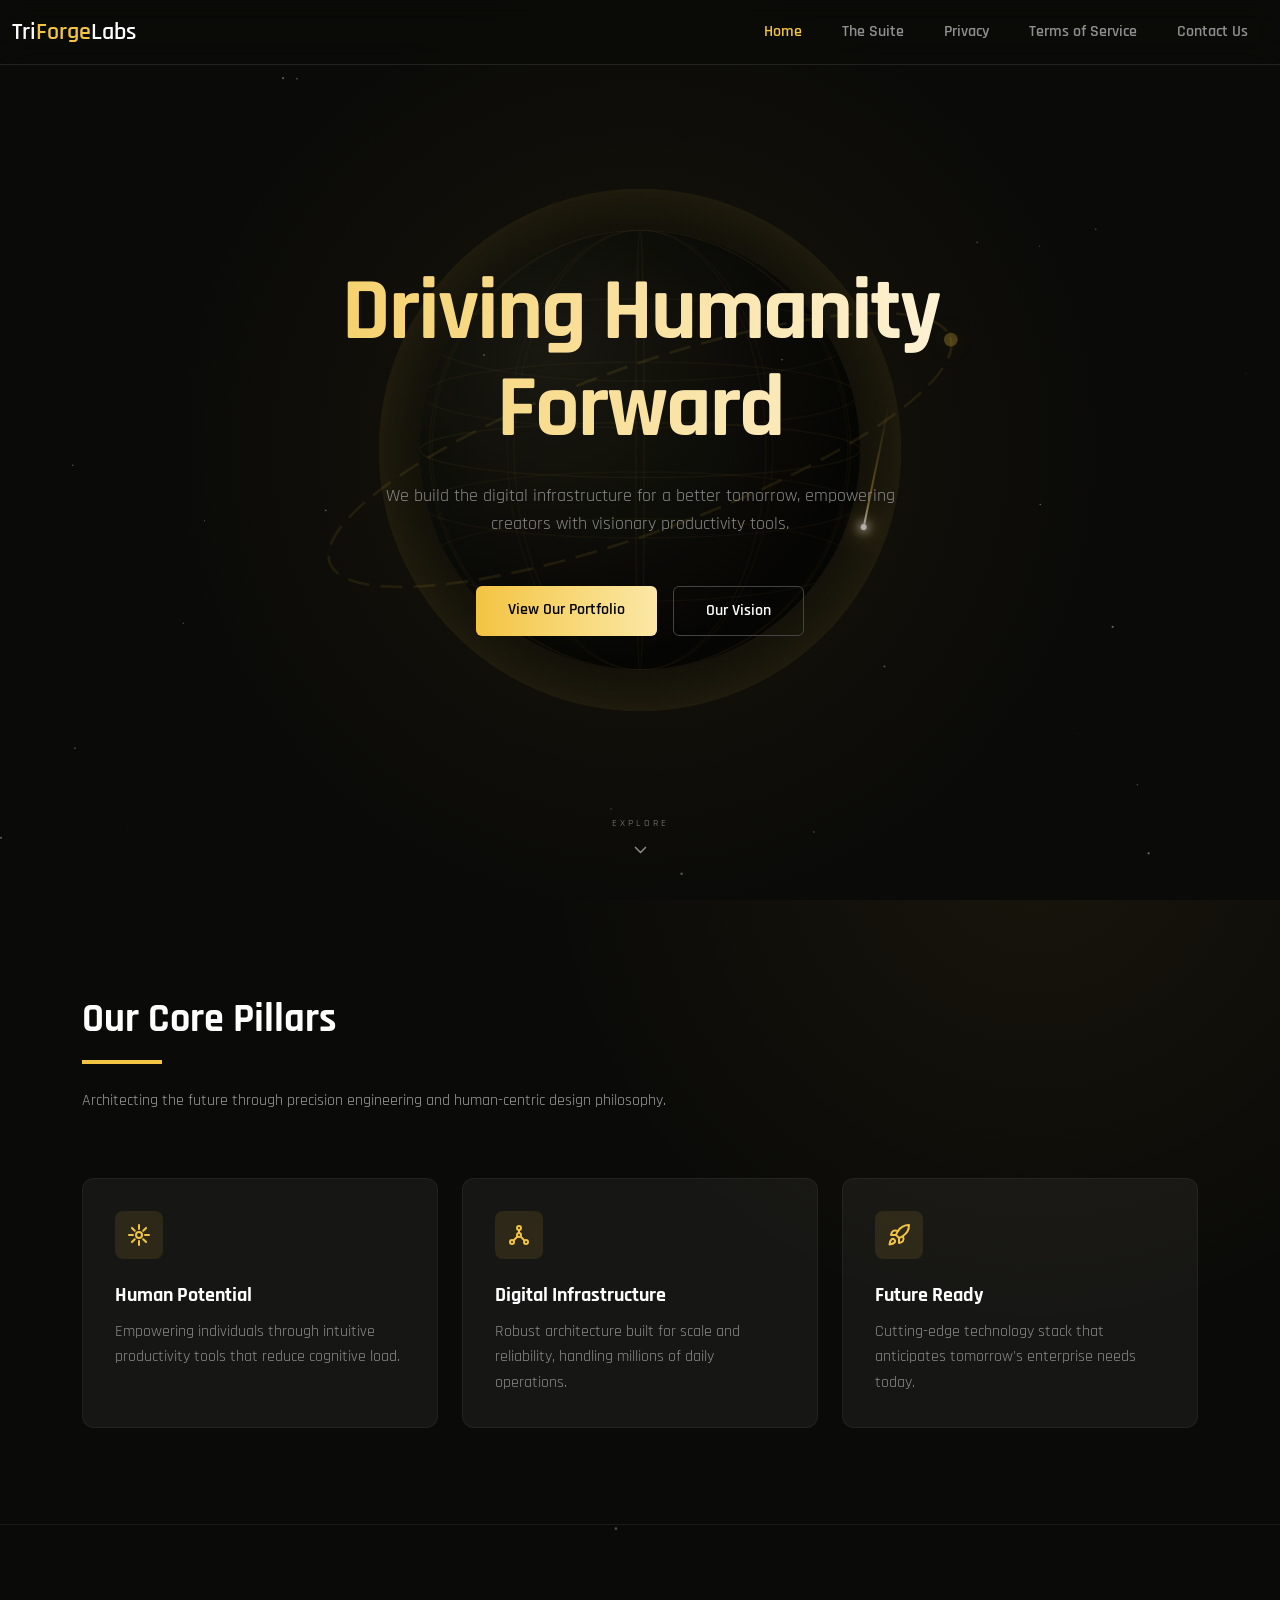
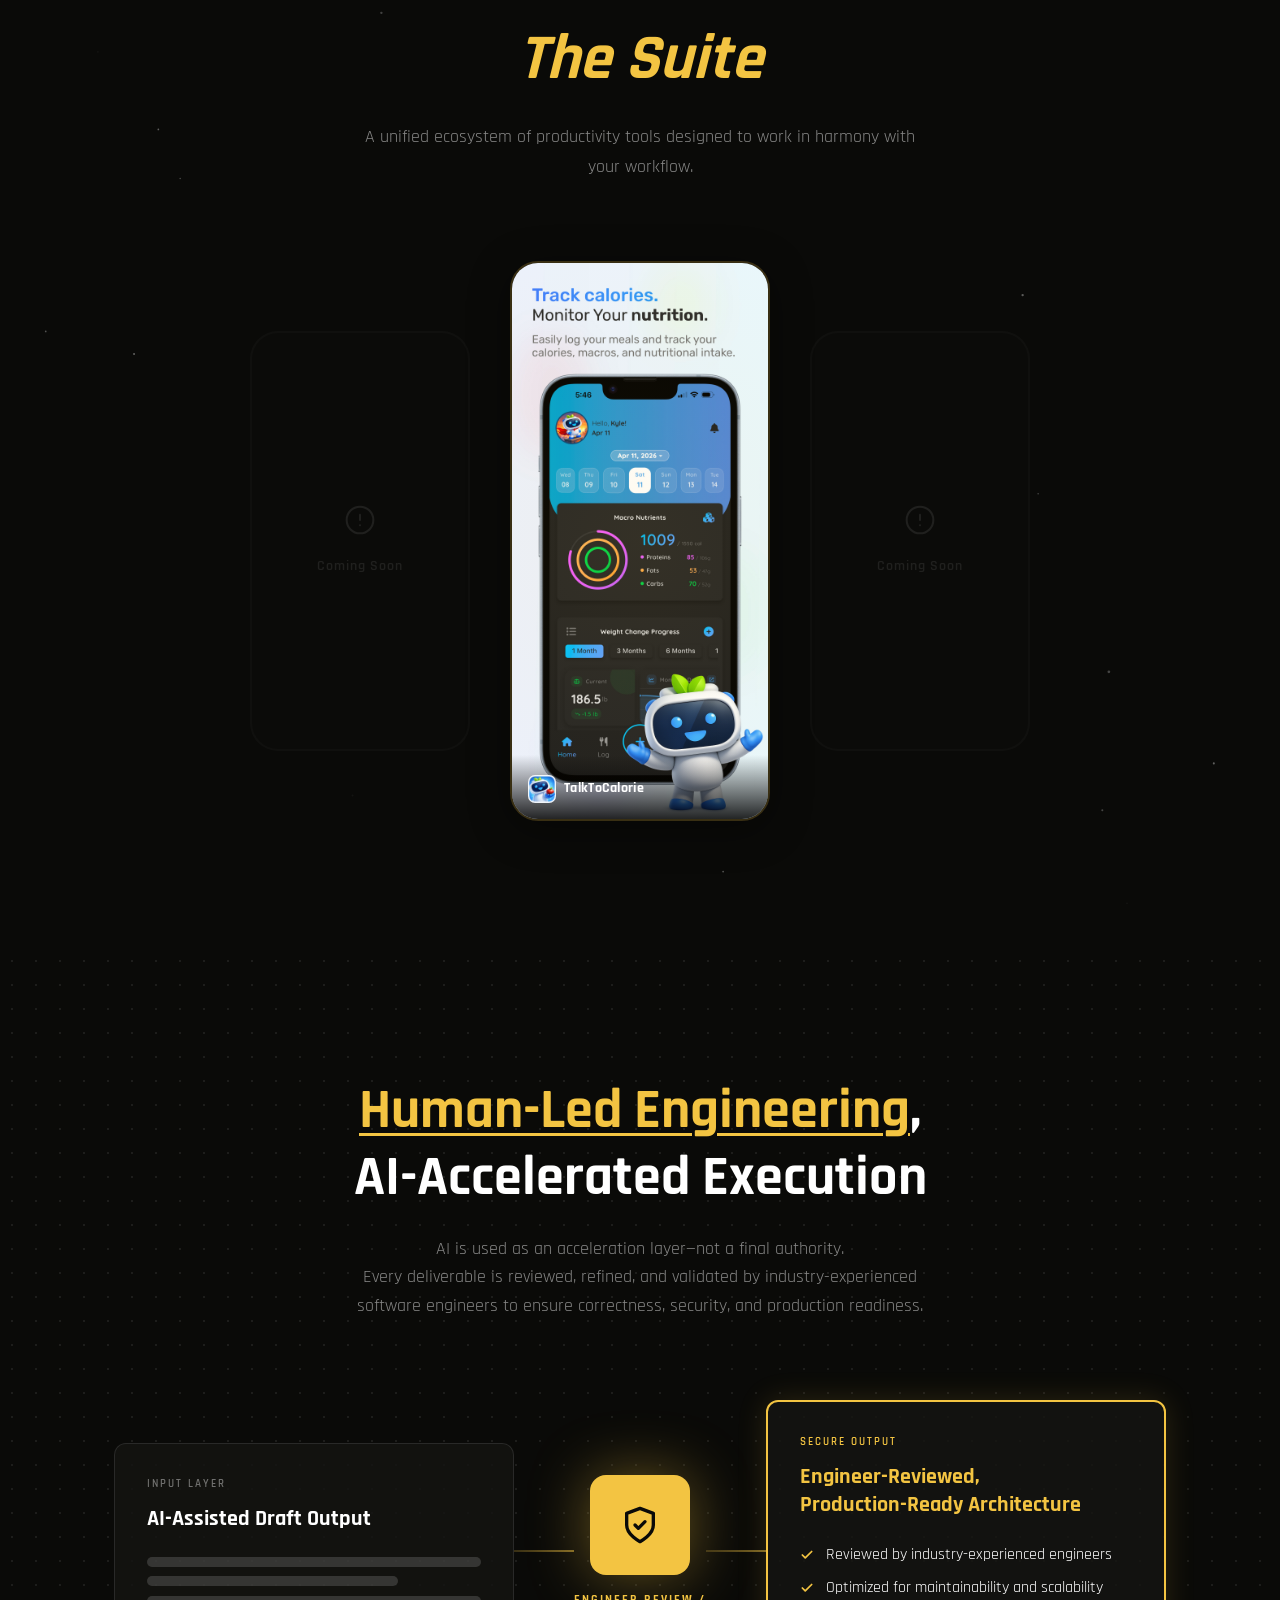
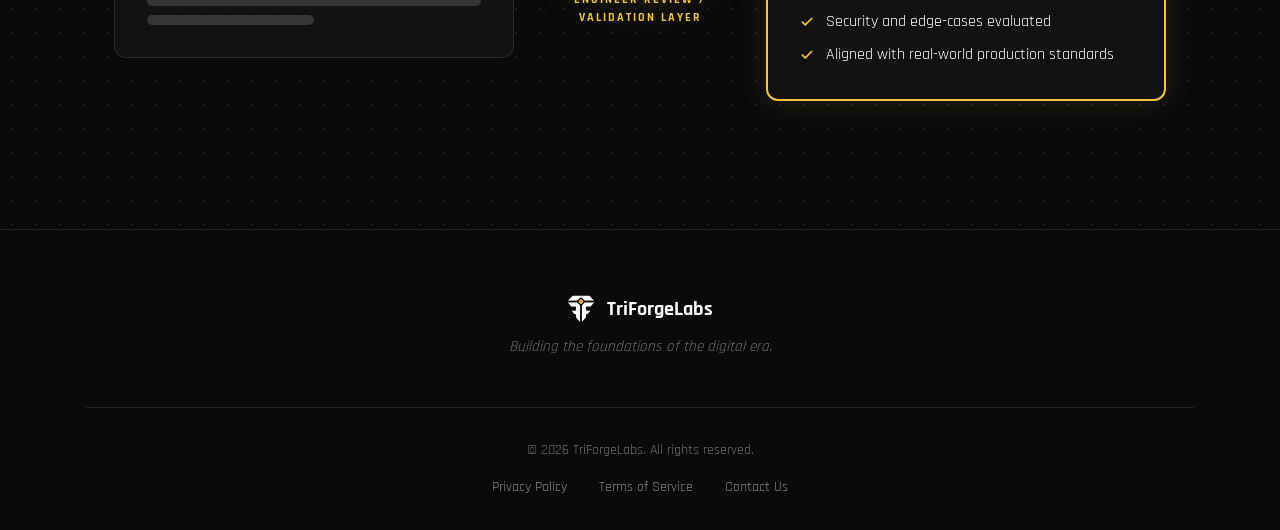
<file: index.html>
<!DOCTYPE html>
<html lang="en">

<head>
    <meta charset="UTF-8">
    <meta name="viewport" content="width=device-width, initial-scale=1">
    <title>TriForgeLabs</title>
    <!-- Google Fonts: Rajdhani -->
    <link href="https://fonts.googleapis.com/css2?family=Rajdhani:wght@400;700&display=swap" rel="stylesheet">
    <!-- Bootstrap CSS -->
    <link href="https://cdn.jsdelivr.net/npm/bootstrap@5.3.0/dist/css/bootstrap.min.css" rel="stylesheet">
    <!-- Custom CSS -->
    <link rel="stylesheet" href="styles.css">
</head>
<header>
    <nav class="navbar navbar-expand-lg navbar-dark">
        <div class="container-fluid">
            <a class="navbar-brand" href="/">
                Tri<span class="highlight">Forge</span>Labs
            </a>
            <button class="navbar-toggler" type="button" data-bs-toggle="collapse" data-bs-target="#navbarNav"
                aria-controls="navbarNav" aria-expanded="false" aria-label="Toggle navigation">
                <span class="navbar-toggler-icon"></span>
            </button>
            <div class="collapse navbar-collapse" id="navbarNav">
                <ul class="navbar-nav ms-auto">
                    <li class="nav-item">
                        <a class="nav-link active" href="#home">Home</a>
                    </li>
                    <li class="nav-item dropdown suite-dropdown">
                        <a class="nav-link" href="pages/suite.html">The Suite</a>
                        <div class="suite-dropdown-menu">
                            <a href="pages/talktocalorie.html" class="suite-dropdown-item">
                                <img src="assets/TalkToCalorie/app-logo.jpg" alt="TalkToCalorie" class="suite-dropdown-icon">
                                <div class="suite-dropdown-info">
                                    <span class="suite-dropdown-name">TalkToCalorie</span>
                                </div>
                            </a>
                        </div>
                    </li>
                    <li class="nav-item">
                        <a class="nav-link" href="pages/privacy.html">Privacy</a>
                    </li>
                    <li class="nav-item">
                        <a class="nav-link" href="pages/tos.html">Terms of Service</a>
                    </li>
                    <li class="nav-item">
                        <a class="nav-link" href="pages/contact.html">Contact Us</a>
                    </li>
                </ul>
            </div>
        </div>
    </nav>
    <div class="navbar-underline"></div>
</header>

<body>
    <!-- About Section -->
    <section id="home" class="hero-section d-flex align-items-center justify-content-center">
        <!-- Nebula Background Glow -->
        <div class="nebula-bg"></div>

        <!-- Rotating Planet -->
        <div class="planet-container">
            <svg class="planet-svg" viewBox="0 0 200 200" xmlns="http://www.w3.org/2000/svg">
                <defs>
                    <radialGradient id="planetGradient" cx="30%" cy="30%" r="70%">
                        <stop offset="0%" stop-color="#1a1a12" />
                        <stop offset="50%" stop-color="#0f0f0a" />
                        <stop offset="100%" stop-color="#050503" />
                    </radialGradient>
                    <radialGradient id="glowGradient" cx="50%" cy="50%" r="50%">
                        <stop offset="70%" stop-color="transparent" />
                        <stop offset="100%" stop-color="rgba(243, 196, 66, 0.08)" />
                    </radialGradient>
                    <clipPath id="planetClip">
                        <circle cx="100" cy="100" r="80" />
                    </clipPath>
                </defs>

                <!-- Planet glow -->
                <circle cx="100" cy="100" r="95" fill="url(#glowGradient)" />

                <!-- Planet body -->
                <circle cx="100" cy="100" r="80" fill="url(#planetGradient)" />

                <!-- Surface lines (horizontal latitude lines - static) -->
                <g clip-path="url(#planetClip)">
                    <ellipse cx="100" cy="60" rx="77" ry="15" fill="none" stroke="rgba(243, 196, 66, 0.04)"
                        stroke-width="0.5" />
                    <ellipse cx="100" cy="80" rx="79" ry="12" fill="none" stroke="rgba(243, 196, 66, 0.04)"
                        stroke-width="0.5" />
                    <ellipse cx="100" cy="100" rx="80" ry="10" fill="none" stroke="rgba(243, 196, 66, 0.05)"
                        stroke-width="0.5" />
                    <ellipse cx="100" cy="120" rx="79" ry="12" fill="none" stroke="rgba(243, 196, 66, 0.04)"
                        stroke-width="0.5" />
                    <ellipse cx="100" cy="140" rx="77" ry="15" fill="none" stroke="rgba(243, 196, 66, 0.04)"
                        stroke-width="0.5" />
                </g>

                <!-- Longitude lines (spinning on horizontal axis) -->
                <g clip-path="url(#planetClip)" class="planet-surface">
                    <ellipse class="longitude-line" cx="100" cy="100" rx="0" ry="80" fill="none"
                        stroke="rgba(243, 196, 66, 0.05)" stroke-width="0.5" />
                    <ellipse class="longitude-line" cx="100" cy="100" rx="20" ry="80" fill="none"
                        stroke="rgba(243, 196, 66, 0.04)" stroke-width="0.5" />
                    <ellipse class="longitude-line" cx="100" cy="100" rx="40" ry="80" fill="none"
                        stroke="rgba(243, 196, 66, 0.04)" stroke-width="0.5" />
                    <ellipse class="longitude-line" cx="100" cy="100" rx="60" ry="80" fill="none"
                        stroke="rgba(243, 196, 66, 0.03)" stroke-width="0.5" />
                    <ellipse class="longitude-line" cx="100" cy="100" rx="80" ry="80" fill="none"
                        stroke="rgba(243, 196, 66, 0.03)" stroke-width="0.5" />
                </g>

                <!-- Orbital ring -->
                <ellipse class="orbital-ring" cx="100" cy="100" rx="120" ry="30" fill="none"
                    stroke="rgba(243, 196, 66, 0.1)" stroke-width="1" stroke-dasharray="8 4"
                    transform="rotate(-20, 100, 100)" />

                <!-- Small orbiting dot -->
                <circle class="orbiting-dot" cx="220" cy="100" r="2.5" fill="#F3C442">
                </circle>
            </svg>
        </div>

        <!-- Stars SVG -->
        <svg class="node-visualization stars-svg" viewBox="0 0 800 600" preserveAspectRatio="xMidYMid slice"
            xmlns="http://www.w3.org/2000/svg">
            <!-- Floating Dust/Stars with animations -->
            <circle cx="100" cy="100" r="0.8" fill="white" class="star star-1"></circle>
            <circle cx="700" cy="500" r="0.6" fill="white" class="star star-2"></circle>
            <circle cx="200" cy="550" r="0.5" fill="white" class="star star-3"></circle>
            <circle cx="650" cy="150" r="0.7" fill="white" class="star star-4"></circle>
            <circle cx="150" cy="400" r="0.5" fill="white" class="star star-5"></circle>
            <circle cx="50" cy="250" r="0.6" fill="white" class="star star-1"></circle>
            <circle cx="750" cy="300" r="0.5" fill="white" class="star star-2"></circle>
            <circle cx="600" cy="80" r="0.8" fill="white" class="star star-3"></circle>
            <circle cx="180" cy="120" r="0.4" fill="white" class="star star-4"></circle>
            <circle cx="420" cy="520" r="0.6" fill="white" class="star star-5"></circle>
            <circle cx="80" cy="480" r="0.5" fill="white" class="star star-1"></circle>
            <circle cx="720" cy="220" r="0.7" fill="white" class="star star-2"></circle>
            <circle cx="320" cy="60" r="0.5" fill="white" class="star star-3"></circle>
            <circle cx="580" cy="420" r="0.6" fill="white" class="star star-4"></circle>
            <circle cx="40" cy="350" r="0.4" fill="white" class="star star-5"></circle>
            <circle cx="760" cy="120" r="0.6" fill="white" class="star star-1"></circle>
            <circle cx="280" cy="480" r="0.5" fill="white" class="star star-2"></circle>
            <circle cx="520" cy="580" r="0.7" fill="white" class="star star-3"></circle>
            <circle cx="140" cy="200" r="0.4" fill="white" class="star star-4"></circle>
            <circle cx="680" cy="380" r="0.5" fill="white" class="star star-5"></circle>
            <circle cx="380" cy="140" r="0.6" fill="white" class="star star-1"></circle>
            <circle cx="220" cy="320" r="0.5" fill="white" class="star star-2"></circle>
            <circle cx="620" cy="260" r="0.4" fill="white" class="star star-3"></circle>
            <circle cx="460" cy="50" r="0.7" fill="white" class="star star-4"></circle>
            <circle cx="100" cy="560" r="0.5" fill="white" class="star star-5"></circle>
        </svg>

        <div class="container text-center position-relative" style="z-index: 10;">
            <h1 class="hero-title-large">
                Driving Humanity<br>Forward
            </h1>
            <p class="hero-subtitle-centered mt-4">
                We build the digital infrastructure for a better tomorrow, empowering<br>
                creators with visionary productivity tools.
            </p>
            <div class="hero-buttons mt-5">
                <a href="#suite" class="btn btn-primary-gold">View Our Portfolio</a>
                <a href="#pillars" class="btn btn-outline-light-custom">Our Vision</a>
            </div>
        </div>

        <!-- Shooting Star -->
        <div class="shooting-star-container">
            <div class="shooting-star">
                <div class="shooting-star-trail"></div>
                <div class="shooting-star-head"></div>
            </div>
        </div>

        <!-- Explore Indicator -->
        <div class="explore-indicator">
            <span>EXPLORE</span>
            <div class="explore-arrows">
                <svg xmlns="http://www.w3.org/2000/svg" width="20" height="20" viewBox="0 0 24 24" fill="none"
                    stroke="currentColor" stroke-width="2" stroke-linecap="round" stroke-linejoin="round">
                    <polyline points="6 9 12 15 18 9"></polyline>
                </svg>
            </div>
        </div>
    </section>

    <!-- Core Pillars Section -->
    <section id="pillars" class="pillars-section">
        <div class="container">
            <div class="pillars-header">
                <h2 class="pillars-title">Our Core Pillars</h2>
                <div class="pillars-underline"></div>
                <p class="pillars-subtitle">Architecting the future through precision engineering and human-centric
                    design philosophy.</p>
            </div>
            <div class="row g-4">
                <!-- Card 1: Human Potential -->
                <div class="col-lg-4 col-md-6">
                    <div class="pillar-card">
                        <div class="pillar-icon">
                            <svg xmlns="http://www.w3.org/2000/svg" width="24" height="24" viewBox="0 0 24 24"
                                fill="none" stroke="currentColor" stroke-width="2" stroke-linecap="round"
                                stroke-linejoin="round">
                                <circle cx="12" cy="12" r="3" />
                                <path d="M12 2v4m0 12v4M2 12h4m12 0h4" />
                                <path
                                    d="M4.93 4.93l2.83 2.83m8.48 8.48l2.83 2.83M4.93 19.07l2.83-2.83m8.48-8.48l2.83-2.83" />
                            </svg>
                        </div>
                        <h3 class="pillar-card-title">Human Potential</h3>
                        <p class="pillar-card-description">Empowering individuals through intuitive productivity tools
                            that reduce cognitive load.</p>
                    </div>
                </div>
                <!-- Card 2: Digital Infrastructure -->
                <div class="col-lg-4 col-md-6">
                    <div class="pillar-card">
                        <div class="pillar-icon">
                            <svg xmlns="http://www.w3.org/2000/svg" width="24" height="24" viewBox="0 0 24 24"
                                fill="none" stroke="currentColor" stroke-width="2" stroke-linecap="round"
                                stroke-linejoin="round">
                                <circle cx="12" cy="5" r="2" />
                                <circle cx="5" cy="19" r="2" />
                                <circle cx="19" cy="19" r="2" />
                                <circle cx="12" cy="12" r="2" />
                                <line x1="12" y1="7" x2="12" y2="10" />
                                <line x1="6.5" y1="17.5" x2="10.5" y2="13.5" />
                                <line x1="17.5" y1="17.5" x2="13.5" y2="13.5" />
                            </svg>
                        </div>
                        <h3 class="pillar-card-title">Digital Infrastructure</h3>
                        <p class="pillar-card-description">Robust architecture built for scale and reliability, handling
                            millions of daily operations.</p>
                    </div>
                </div>
                <!-- Card 3: Future Ready -->
                <div class="col-lg-4 col-md-6">
                    <div class="pillar-card">
                        <div class="pillar-icon">
                            <svg xmlns="http://www.w3.org/2000/svg" width="24" height="24" viewBox="0 0 24 24"
                                fill="none" stroke="currentColor" stroke-width="2" stroke-linecap="round"
                                stroke-linejoin="round">
                                <path
                                    d="M4.5 16.5c-1.5 1.26-2 5-2 5s3.74-.5 5-2c.71-.84.7-2.13-.09-2.91a2.18 2.18 0 0 0-2.91-.09z" />
                                <path
                                    d="m12 15-3-3a22 22 0 0 1 2-3.95A12.88 12.88 0 0 1 22 2c0 2.72-.78 7.5-6 11a22.35 22.35 0 0 1-4 2z" />
                                <path d="M9 12H4s.55-3.03 2-4c1.62-1.08 5 0 5 0" />
                                <path d="M12 15v5s3.03-.55 4-2c1.08-1.62 0-5 0-5" />
                            </svg>
                        </div>
                        <h3 class="pillar-card-title">Future Ready</h3>
                        <p class="pillar-card-description">Cutting-edge technology stack that anticipates tomorrow's
                            enterprise needs today.</p>
                    </div>
                </div>
            </div>
        </div>
    </section>

    <!-- Section Divider -->
    <div class="section-divider"></div>

    <!-- The Suite Section -->
    <section id="suite" class="suite-section">
        <!-- Stars SVG -->
        <svg class="suite-stars-svg" viewBox="0 0 800 600" preserveAspectRatio="xMidYMid slice"
            xmlns="http://www.w3.org/2000/svg">
            <circle cx="100" cy="100" r="0.8" fill="white" class="star star-1"></circle>
            <circle cx="700" cy="500" r="0.6" fill="white" class="star star-2"></circle>
            <circle cx="200" cy="550" r="0.5" fill="white" class="star star-3"></circle>
            <circle cx="650" cy="150" r="0.7" fill="white" class="star star-4"></circle>
            <circle cx="150" cy="400" r="0.5" fill="white" class="star star-5"></circle>
            <circle cx="50" cy="250" r="0.6" fill="white" class="star star-1"></circle>
            <circle cx="750" cy="300" r="0.5" fill="white" class="star star-2"></circle>
            <circle cx="600" cy="80" r="0.8" fill="white" class="star star-3"></circle>
            <circle cx="180" cy="120" r="0.4" fill="white" class="star star-4"></circle>
            <circle cx="420" cy="520" r="0.6" fill="white" class="star star-5"></circle>
            <circle cx="80" cy="480" r="0.5" fill="white" class="star star-1"></circle>
            <circle cx="720" cy="220" r="0.7" fill="white" class="star star-2"></circle>
            <circle cx="320" cy="60" r="0.5" fill="white" class="star star-3"></circle>
            <circle cx="580" cy="420" r="0.6" fill="white" class="star star-4"></circle>
            <circle cx="40" cy="350" r="0.4" fill="white" class="star star-5"></circle>
            <circle cx="760" cy="120" r="0.6" fill="white" class="star star-1"></circle>
            <circle cx="280" cy="480" r="0.5" fill="white" class="star star-2"></circle>
            <circle cx="520" cy="580" r="0.7" fill="white" class="star star-3"></circle>
            <circle cx="140" cy="200" r="0.4" fill="white" class="star star-4"></circle>
            <circle cx="680" cy="380" r="0.5" fill="white" class="star star-5"></circle>
        </svg>
        <div class="container">
            <div class="suite-header text-center">
                <h2 class="suite-title">The Suite</h2>
                <p class="suite-subtitle">A unified ecosystem of productivity tools designed to work in harmony with
                    your workflow.</p>
            </div>

            <!-- App Showcase Cards -->
            <div class="suite-app-showcase suite-reveal">
                <!-- Left Placeholder -->
                <div class="suite-app-placeholder">
                    <div class="suite-placeholder-icon">
                        <svg xmlns="http://www.w3.org/2000/svg" width="32" height="32" viewBox="0 0 24 24" fill="none" stroke="currentColor" stroke-width="1.5" stroke-linecap="round" stroke-linejoin="round">
                            <circle cx="12" cy="12" r="10"></circle>
                            <line x1="12" y1="8" x2="12" y2="12"></line>
                            <line x1="12" y1="16" x2="12.01" y2="16"></line>
                        </svg>
                    </div>
                    <span class="suite-placeholder-text">Coming Soon</span>
                </div>

                <!-- Center: TalkToCalorie -->
                <div class="suite-app-card" id="suiteAppCard">
                    <div class="suite-app-card-glow"></div>
                    <img src="assets/TalkToCalorie/Home.jpg" alt="TalkToCalorie Home" class="suite-app-card-img">
                    <div class="suite-app-card-label">
                        <img src="assets/TalkToCalorie/app-logo.jpg" alt="" class="suite-app-card-logo">
                        <span>TalkToCalorie</span>
                    </div>
                </div>

                <!-- Right Placeholder -->
                <div class="suite-app-placeholder">
                    <div class="suite-placeholder-icon">
                        <svg xmlns="http://www.w3.org/2000/svg" width="32" height="32" viewBox="0 0 24 24" fill="none" stroke="currentColor" stroke-width="1.5" stroke-linecap="round" stroke-linejoin="round">
                            <circle cx="12" cy="12" r="10"></circle>
                            <line x1="12" y1="8" x2="12" y2="12"></line>
                            <line x1="12" y1="16" x2="12.01" y2="16"></line>
                        </svg>
                    </div>
                    <span class="suite-placeholder-text">Coming Soon</span>
                </div>
            </div>

        </div>
    </section>

    <!-- Modal Overlay (outside suite section to avoid stacking context issues) -->
    <div class="suite-modal-overlay" id="suiteModal">
        <div class="suite-modal-content">
            <button class="suite-modal-close" id="suiteModalClose" aria-label="Close">
                <svg xmlns="http://www.w3.org/2000/svg" width="24" height="24" viewBox="0 0 24 24" fill="none" stroke="currentColor" stroke-width="2" stroke-linecap="round" stroke-linejoin="round">
                    <line x1="18" y1="6" x2="6" y2="18"></line>
                    <line x1="6" y1="6" x2="18" y2="18"></line>
                </svg>
            </button>
            <div class="suite-modal-phone-wrapper">
                <div class="suite-modal-phone">
                    <div class="suite-modal-carousel" id="suiteCarousel">
                        <img src="assets/TalkToCalorie/Home.jpg" alt="Home" class="suite-carousel-img suite-carousel-active">
                        <img src="assets/TalkToCalorie/Log.jpg" alt="Log" class="suite-carousel-img">
                        <img src="assets/TalkToCalorie/Barcode %26 Scan.jpg" alt="Barcode & Scan" class="suite-carousel-img">
                        <img src="assets/TalkToCalorie/Habits.jpg" alt="Habits" class="suite-carousel-img">
                        <img src="assets/TalkToCalorie/Log History.jpg" alt="Log History" class="suite-carousel-img">
                    </div>
                </div>
                <div class="suite-carousel-dots" id="suiteCarouselDots">
                    <button class="suite-carousel-dot suite-carousel-dot-active" data-index="0" aria-label="Slide 1"></button>
                    <button class="suite-carousel-dot" data-index="1" aria-label="Slide 2"></button>
                    <button class="suite-carousel-dot" data-index="2" aria-label="Slide 3"></button>
                    <button class="suite-carousel-dot" data-index="3" aria-label="Slide 4"></button>
                    <button class="suite-carousel-dot" data-index="4" aria-label="Slide 5"></button>
                </div>
            </div>
            <div class="suite-modal-info">
                <div class="suite-modal-badge">
                    <img src="assets/TalkToCalorie/app-logo.jpg" alt="" class="suite-modal-badge-icon">
                    <span>TalkToCalorie</span>
                </div>
                <h3 class="suite-modal-title" id="suiteModalTitle"></h3>
                <p class="suite-modal-description" id="suiteModalDesc"></p>
                <div class="suite-modal-features" id="suiteModalFeatures">
                    <div class="suite-modal-feature">
                        <div class="suite-modal-feature-dot"></div>
                        <span>Chat or speak to log meals instantly</span>
                    </div>
                    <div class="suite-modal-feature">
                        <div class="suite-modal-feature-dot"></div>
                        <span>Snap photos & scan barcodes</span>
                    </div>
                    <div class="suite-modal-feature">
                        <div class="suite-modal-feature-dot"></div>
                        <span>Build habits & earn XP rewards</span>
                    </div>
                </div>
                <a href="pages/talktocalorie.html" class="suite-modal-cta" id="suiteModalCta">
                    Learn More
                    <svg xmlns="http://www.w3.org/2000/svg" width="16" height="16" viewBox="0 0 24 24" fill="none" stroke="currentColor" stroke-width="2" stroke-linecap="round" stroke-linejoin="round">
                        <line x1="5" y1="12" x2="19" y2="12"></line>
                        <polyline points="12 5 19 12 12 19"></polyline>
                    </svg>
                </a>
            </div>
        </div>
    </div>

    <!-- Validation at Scale Section -->
    <section id="validation" class="validation-section">
        <div class="validation-dots-bg"></div>
        <div class="container position-relative">
            <div class="validation-header text-center">
                <h2 class="validation-title">
                    <span class="validation-highlight">Human-Led Engineering</span>,<br>
                    AI-Accelerated Execution
                </h2>
                <p class="validation-subtitle">
                    AI is used as an acceleration layer—not a final authority.<br>
                    Every deliverable is reviewed, refined, and validated by industry-experienced<br> software
                    engineers to ensure correctness, security, and production readiness.
                </p>
            </div>

            <div class="validation-flow">
                <!-- Input Layer Box -->
                <div class="validation-box input-box">
                    <span class="box-label">INPUT LAYER</span>
                    <h4 class="box-title">AI-Assisted Draft Output</h4>
                    <div class="placeholder-bars">
                        <div class="bar bar-full"></div>
                        <div class="bar bar-medium"></div>
                        <div class="bar bar-full"></div>
                        <div class="bar bar-short"></div>
                    </div>
                </div>

                <!-- Connection Line Left -->
                <div class="flow-connector">
                    <div class="connector-line"></div>
                </div>

                <!-- Center Gate -->
                <div class="validation-gate">
                    <div class="gate-icon">
                        <svg xmlns="http://www.w3.org/2000/svg" width="40" height="40" viewBox="0 0 24 24" fill="none"
                            stroke="currentColor" stroke-width="2" stroke-linecap="round" stroke-linejoin="round">
                            <path d="M12 22s8-4 8-10V5l-8-3-8 3v7c0 6 8 10 8 10z" />
                            <path d="m9 12 2 2 4-4" />
                        </svg>
                    </div>
                    <span class="gate-label">ENGINEER REVIEW / <br> VALIDATION LAYER</span>
                </div>

                <!-- Connection Line Right -->
                <div class="flow-connector">
                    <div class="connector-line"></div>
                </div>

                <!-- Output Box -->
                <div class="validation-box output-box">
                    <span class="box-label output-label">SECURE OUTPUT</span>
                    <h4 class="box-title output-title">Engineer-Reviewed,<br> Production-Ready Architecture</h4>
                    <div class="checklist-items">
                        <div class="checklist-item">
                            <svg class="check-icon" xmlns="http://www.w3.org/2000/svg" width="14" height="14"
                                viewBox="0 0 24 24" fill="none" stroke="currentColor" stroke-width="3"
                                stroke-linecap="round" stroke-linejoin="round">
                                <polyline points="20 6 9 17 4 12"></polyline>
                            </svg>
                            <span class="check-text">Reviewed by industry-experienced engineers</span>
                        </div>
                        <div class="checklist-item">
                            <svg class="check-icon" xmlns="http://www.w3.org/2000/svg" width="14" height="14"
                                viewBox="0 0 24 24" fill="none" stroke="currentColor" stroke-width="3"
                                stroke-linecap="round" stroke-linejoin="round">
                                <polyline points="20 6 9 17 4 12"></polyline>
                            </svg>
                            <span class="check-text">Optimized for maintainability and scalability</span>
                        </div>
                        <div class="checklist-item">
                            <svg class="check-icon" xmlns="http://www.w3.org/2000/svg" width="14" height="14"
                                viewBox="0 0 24 24" fill="none" stroke="currentColor" stroke-width="3"
                                stroke-linecap="round" stroke-linejoin="round">
                                <polyline points="20 6 9 17 4 12"></polyline>
                            </svg>
                            <span class="check-text">Security and edge-cases evaluated</span>
                        </div>
                        <div class="checklist-item">
                            <svg class="check-icon" xmlns="http://www.w3.org/2000/svg" width="14" height="14"
                                viewBox="0 0 24 24" fill="none" stroke="currentColor" stroke-width="3"
                                stroke-linecap="round" stroke-linejoin="round">
                                <polyline points="20 6 9 17 4 12"></polyline>
                            </svg>
                            <span class="check-text">Aligned with real-world production standards</span>
                        </div>
                    </div>
                </div>
            </div>
        </div>
    </section>

    <!-- Bootstrap JS (Bundle includes Popper) -->
    <script src="https://cdn.jsdelivr.net/npm/bootstrap@5.3.0/dist/js/bootstrap.bundle.min.js"></script>
    <!-- Place this before your closing </body> tag -->
    <script>
        // Wait until the DOM is fully loaded before running the script
        document.addEventListener("DOMContentLoaded", function () {
            // Select all sections that have an id attribute (e.g., <section id="about">)
            const sections = document.querySelectorAll("section[id]");
            // Select all navigation links with the class 'nav-link'
            const navLinks = document.querySelectorAll(".nav-link");

            // This function will be called whenever the user scrolls
            function onScroll() {
                // Get the current vertical scroll position, plus an offset for the sticky navbar height
                let scrollPos = window.scrollY + 100; // Adjust 100 if your navbar height is different

                // Loop through each section to determine which one is currently in view
                sections.forEach(section => {
                    // Check if the current scroll position is within this section's vertical bounds
                    if (
                        scrollPos >= section.offsetTop &&
                        scrollPos < section.offsetTop + section.offsetHeight
                    ) {
                        // If so, loop through all nav links
                        navLinks.forEach(link => {
                            // Remove the 'active' class from all links
                            link.classList.remove("active");
                            // If the link's href matches the current section's id, add 'active'
                            if (link.getAttribute("href") === "#" + section.id) {
                                link.classList.add("active");
                            }
                        });
                    }
                });
            }

            // Listen for scroll events and call onScroll each time the user scrolls
            window.addEventListener("scroll", onScroll);
            // Call onScroll once on page load to set the correct active link
            onScroll();

            // Nebula cursor tracking with smooth lag
            const heroSection = document.getElementById('home');
            const nebulaBg = document.querySelector('.nebula-bg');

            if (heroSection && nebulaBg) {
                let targetX = 50;
                let targetY = 50;
                let currentX = 50;
                let currentY = 50;
                const ease = 0.02; // Lower = more lag

                function animateNebula() {
                    currentX += (targetX - currentX) * ease;
                    currentY += (targetY - currentY) * ease;

                    nebulaBg.style.background = `radial-gradient(circle at ${currentX}% ${currentY}%, rgba(243, 196, 66, 0.06) 0%, rgba(10, 10, 8, 1) 60%)`;

                    requestAnimationFrame(animateNebula);
                }

                animateNebula();

                heroSection.addEventListener('mousemove', (e) => {
                    const rect = heroSection.getBoundingClientRect();
                    targetX = ((e.clientX - rect.left) / rect.width) * 100;
                    targetY = ((e.clientY - rect.top) / rect.height) * 100;
                });

                heroSection.addEventListener('mouseleave', () => {
                    targetX = 50;
                    targetY = 50;
                });
            }

            // Planet rotation animation
            const longitudeLines = document.querySelectorAll('.longitude-line');
            const orbitingDot = document.querySelector('.orbiting-dot');
            let spinPhase = 0;
            let orbitAngle = 0;

            // Base rx values for each longitude line
            const baseRx = [0, 20, 40, 60, 80];

            function animatePlanet() {
                // Slow horizontal axis spin
                spinPhase += 0.05;

                // Animate longitude lines to create spinning effect
                longitudeLines.forEach((line, i) => {
                    // Create a wave effect that simulates 3D rotation
                    const phase = spinPhase + (i * 72); // Offset each line by 72 degrees
                    const rx = Math.abs(Math.sin(phase * Math.PI / 180) * 80);
                    line.setAttribute('rx', rx);
                });

                // Orbiting dot
                orbitAngle += 0.08;
                const orbitRadiusX = 120;
                const orbitRadiusY = 30;
                const centerX = 100;
                const centerY = 100;
                const tiltAngle = -20 * (Math.PI / 180);

                // Calculate position on tilted ellipse
                const x = centerX + orbitRadiusX * Math.cos(orbitAngle * Math.PI / 180);
                const y = centerY + orbitRadiusY * Math.sin(orbitAngle * Math.PI / 180);

                // Apply tilt rotation
                const rotatedX = centerX + (x - centerX) * Math.cos(tiltAngle) - (y - centerY) * Math.sin(tiltAngle);
                const rotatedY = centerY + (x - centerX) * Math.sin(tiltAngle) + (y - centerY) * Math.cos(tiltAngle);

                if (orbitingDot) {
                    orbitingDot.setAttribute('cx', rotatedX);
                    orbitingDot.setAttribute('cy', rotatedY);

                    // Fade when behind planet
                    const behindPlanet = Math.sin(orbitAngle * Math.PI / 180) > 0;
                    orbitingDot.style.opacity = behindPlanet ? '0.3' : '1';
                }

                requestAnimationFrame(animatePlanet);
            }

            animatePlanet();

            // Shooting star animation
            const shootingStar = document.querySelector('.shooting-star');
            let isFirstShootingStar = true;

            function launchShootingStar() {
                // First shooting star after 1 second, then random 5-15 seconds
                const delay = isFirstShootingStar ? 1000 : 5000 + Math.random() * 10000;
                isFirstShootingStar = false;

                setTimeout(() => {
                    // Determine random start side (0: top, 1: right, 2: bottom, 3: left)
                    const startSide = Math.floor(Math.random() * 4);
                    let startX, startY, endX, endY;

                    const heroSection = document.getElementById('home');
                    const width = heroSection.offsetWidth;
                    const height = heroSection.offsetHeight;

                    switch (startSide) {
                        case 0: // From top
                            startX = Math.random() * width;
                            startY = -50;
                            endX = startX + (Math.random() - 0.5) * width;
                            endY = height + 50;
                            break;
                        case 1: // From right
                            startX = width + 50;
                            startY = Math.random() * height;
                            endX = -50;
                            endY = startY + (Math.random() - 0.5) * height;
                            break;
                        case 2: // From bottom
                            startX = Math.random() * width;
                            startY = height + 50;
                            endX = startX + (Math.random() - 0.5) * width;
                            endY = -50;
                            break;
                        case 3: // From left
                            startX = -50;
                            startY = Math.random() * height;
                            endX = width + 50;
                            endY = startY + (Math.random() - 0.5) * height;
                            break;
                    }

                    // Calculate angle for rotation
                    const angle = Math.atan2(endY - startY, endX - startX) * (180 / Math.PI);

                    // Set initial position and rotation
                    shootingStar.style.transform = `translate(${startX}px, ${startY}px) rotate(${angle}deg)`;
                    shootingStar.style.opacity = '1';

                    // Animate across screen
                    const duration = 1500 + Math.random() * 1000; // 1.5-2.5 seconds
                    const startTime = performance.now();

                    function animateShootingStar(currentTime) {
                        const elapsed = currentTime - startTime;
                        const progress = Math.min(elapsed / duration, 1);

                        // Slow at start, fast at end (ease-in curve)
                        const easeProgress = Math.pow(progress, 2.5);

                        const currentX = startX + (endX - startX) * easeProgress;
                        const currentY = startY + (endY - startY) * easeProgress;

                        shootingStar.style.transform = `translate(${currentX}px, ${currentY}px) rotate(${angle}deg)`;

                        // Fade out near the end
                        if (progress > 0.7) {
                            shootingStar.style.opacity = 1 - ((progress - 0.7) / 0.3);
                        }

                        if (progress < 1) {
                            requestAnimationFrame(animateShootingStar);
                        } else {
                            shootingStar.style.opacity = '0';
                            launchShootingStar(); // Schedule next shooting star
                        }
                    }

                    requestAnimationFrame(animateShootingStar);
                }, delay);
            }

            launchShootingStar();

            // Random star animation for hero and suite sections
            const allStars = document.querySelectorAll('.stars-svg .star, .suite-stars-svg .star');

            allStars.forEach(star => {
                // Set random initial position
                star.setAttribute('cx', Math.random() * 800);
                star.setAttribute('cy', Math.random() * 600);

                // Animate each star individually
                animateStar(star);
            });

            function animateStar(star) {
                const duration = 5000 + Math.random() * 4000; // 5-9 seconds
                const startTime = performance.now();
                const startOpacity = 0.1;
                const peakOpacity = 0.6 + Math.random() * 0.4;

                function animate(currentTime) {
                    const elapsed = currentTime - startTime;
                    const progress = elapsed / duration;

                    if (progress < 1) {
                        // Fade in and out using sine wave
                        const opacity = startOpacity + (peakOpacity - startOpacity) * Math.sin(progress * Math.PI);
                        star.style.opacity = opacity;
                        requestAnimationFrame(animate);
                    } else {
                        // Animation complete - move to new random position and restart
                        star.setAttribute('cx', Math.random() * 800);
                        star.setAttribute('cy', Math.random() * 600);
                        star.setAttribute('r', 0.4 + Math.random() * 0.5);
                        animateStar(star);
                    }
                }

                // Start with random delay
                setTimeout(() => {
                    requestAnimationFrame(animate);
                }, Math.random() * 3000);
            }
        });
    </script>
    </section>

    <!-- Footer -->
    <footer class="site-footer">
        <div class="footer-divider-top"></div>
        <div class="container">
            <div class="footer-main">
                <div class="footer-brand">
                    <div class="footer-logo">
                        <img src="assets/triforge_logo_light.svg" alt="TriForgeLabs Logo" class="footer-logo-icon">
                        <span class="footer-brand-name">TriForgeLabs</span>
                    </div>
                    <p class="footer-tagline">Building the foundations of the digital era.</p>
                </div>
            </div>
            <div class="footer-divider"></div>
            <div class="footer-bottom">
                <p class="footer-copyright">© <span id="current-year"></span> TriForgeLabs. All rights reserved.</p>
                <div class="footer-links">
                    <a href="pages/privacy.html" class="footer-link">Privacy Policy</a>
                    <a href="pages/tos.html" class="footer-link">Terms of Service</a>
                    <a href="pages/contact.html" class="footer-link">Contact Us</a>
                </div>
            </div>
        </div>
    </footer>

    <script>
        // Set current year dynamically
        document.getElementById('current-year').textContent = new Date().getFullYear();

        // ===== Suite Card Scroll Reveal =====
        const suiteRevealEls = document.querySelectorAll('.suite-reveal');
        const suiteRevealObserver = new IntersectionObserver((entries) => {
            entries.forEach(entry => {
                if (entry.isIntersecting) {
                    entry.target.classList.add('suite-revealed');
                    suiteRevealObserver.unobserve(entry.target);
                }
            });
        }, { threshold: 0.2, rootMargin: '0px 0px -40px 0px' });
        suiteRevealEls.forEach(el => suiteRevealObserver.observe(el));

        // ===== Suite Modal Expand =====
        const suiteCard = document.getElementById('suiteAppCard');
        const suiteModal = document.getElementById('suiteModal');
        const suiteModalClose = document.getElementById('suiteModalClose');
        const suiteModalTitle = document.getElementById('suiteModalTitle');
        const suiteModalDesc = document.getElementById('suiteModalDesc');
        const suiteModalFeatures = document.getElementById('suiteModalFeatures');
        const suiteModalCta = document.getElementById('suiteModalCta');

        const titleText = 'Your AI-Powered Nutrition Companion';
        const descText = 'Say goodbye to tedious manual logging. Whether you want to talk, scan, or snap — TalkToCalorie makes reaching your health goals effortless and affordable. Powered by conversational AI that understands you.';

        function typeWriter(element, text, speed, callback) {
            let i = 0;
            element.textContent = '';
            element.style.opacity = '1';
            function type() {
                if (i < text.length) {
                    element.textContent += text.charAt(i);
                    i++;
                    setTimeout(type, speed);
                } else if (callback) {
                    callback();
                }
            }
            type();
        }

        // ===== Carousel =====
        const carouselImages = document.querySelectorAll('.suite-carousel-img');
        const carouselDots = document.querySelectorAll('.suite-carousel-dot');
        let currentSlide = 0;
        let carouselInterval = null;

        function goToSlide(index) {
            const prev = currentSlide;
            currentSlide = index;
            carouselImages.forEach((img, i) => {
                img.classList.remove('suite-carousel-active', 'suite-carousel-exit');
                if (i === prev && prev !== currentSlide) {
                    img.classList.add('suite-carousel-exit');
                }
            });
            carouselDots.forEach((dot, i) => {
                dot.classList.toggle('suite-carousel-dot-active', i === currentSlide);
            });
            // Gold glow pulse on transition
            const phoneEl = document.querySelector('.suite-modal-phone');
            phoneEl.classList.remove('suite-carousel-glow');
            void phoneEl.offsetWidth; // force reflow
            phoneEl.classList.add('suite-carousel-glow');
            setTimeout(() => phoneEl.classList.remove('suite-carousel-glow'), 600);
            // Slight delay so exit animation starts, then new one enters
            requestAnimationFrame(() => {
                carouselImages[currentSlide].classList.add('suite-carousel-active');
            });
        }

        function nextSlide() {
            goToSlide((currentSlide + 1) % carouselImages.length);
        }

        function startCarousel() {
            stopCarousel();
            carouselInterval = setInterval(nextSlide, 3000);
        }

        function stopCarousel() {
            if (carouselInterval) { clearInterval(carouselInterval); carouselInterval = null; }
        }

        carouselDots.forEach(dot => {
            dot.addEventListener('click', (e) => {
                e.stopPropagation();
                goToSlide(parseInt(dot.dataset.index));
                startCarousel(); // restart timer
            });
        });

        function openSuiteModal() {
            suiteModal.classList.add('suite-modal-active');
            document.body.style.overflow = 'hidden';

            // Reset all animated elements
            suiteModalTitle.classList.remove('suite-modal-text-visible');
            suiteModalDesc.classList.remove('suite-modal-text-visible');
            suiteModalFeatures.classList.remove('suite-modal-features-visible');
            suiteModalCta.classList.remove('suite-modal-cta-visible');

            // Set text content
            suiteModalTitle.textContent = titleText;
            suiteModalDesc.textContent = descText;

            // Reset carousel
            goToSlide(0);
            startCarousel();

            // Staggered fade-in animations
            setTimeout(() => {
                suiteModalTitle.classList.add('suite-modal-text-visible');
            }, 300);
            setTimeout(() => {
                suiteModalDesc.classList.add('suite-modal-text-visible');
            }, 500);
            setTimeout(() => {
                suiteModalFeatures.classList.add('suite-modal-features-visible');
            }, 700);
            setTimeout(() => {
                suiteModalCta.classList.add('suite-modal-cta-visible');
            }, 900);
        }

        function closeSuiteModal() {
            suiteModal.classList.remove('suite-modal-active');
            document.body.style.overflow = '';
            suiteModalTitle.classList.remove('suite-modal-text-visible');
            suiteModalDesc.classList.remove('suite-modal-text-visible');
            suiteModalFeatures.classList.remove('suite-modal-features-visible');
            suiteModalCta.classList.remove('suite-modal-cta-visible');
            stopCarousel();
        }

        suiteCard.addEventListener('click', openSuiteModal);
        suiteModalClose.addEventListener('click', closeSuiteModal);
        suiteModal.addEventListener('click', (e) => {
            if (e.target === suiteModal) closeSuiteModal();
        });
        document.addEventListener('keydown', (e) => {
            if (e.key === 'Escape') closeSuiteModal();
        });
    </script>
</body>

</html>
</file>
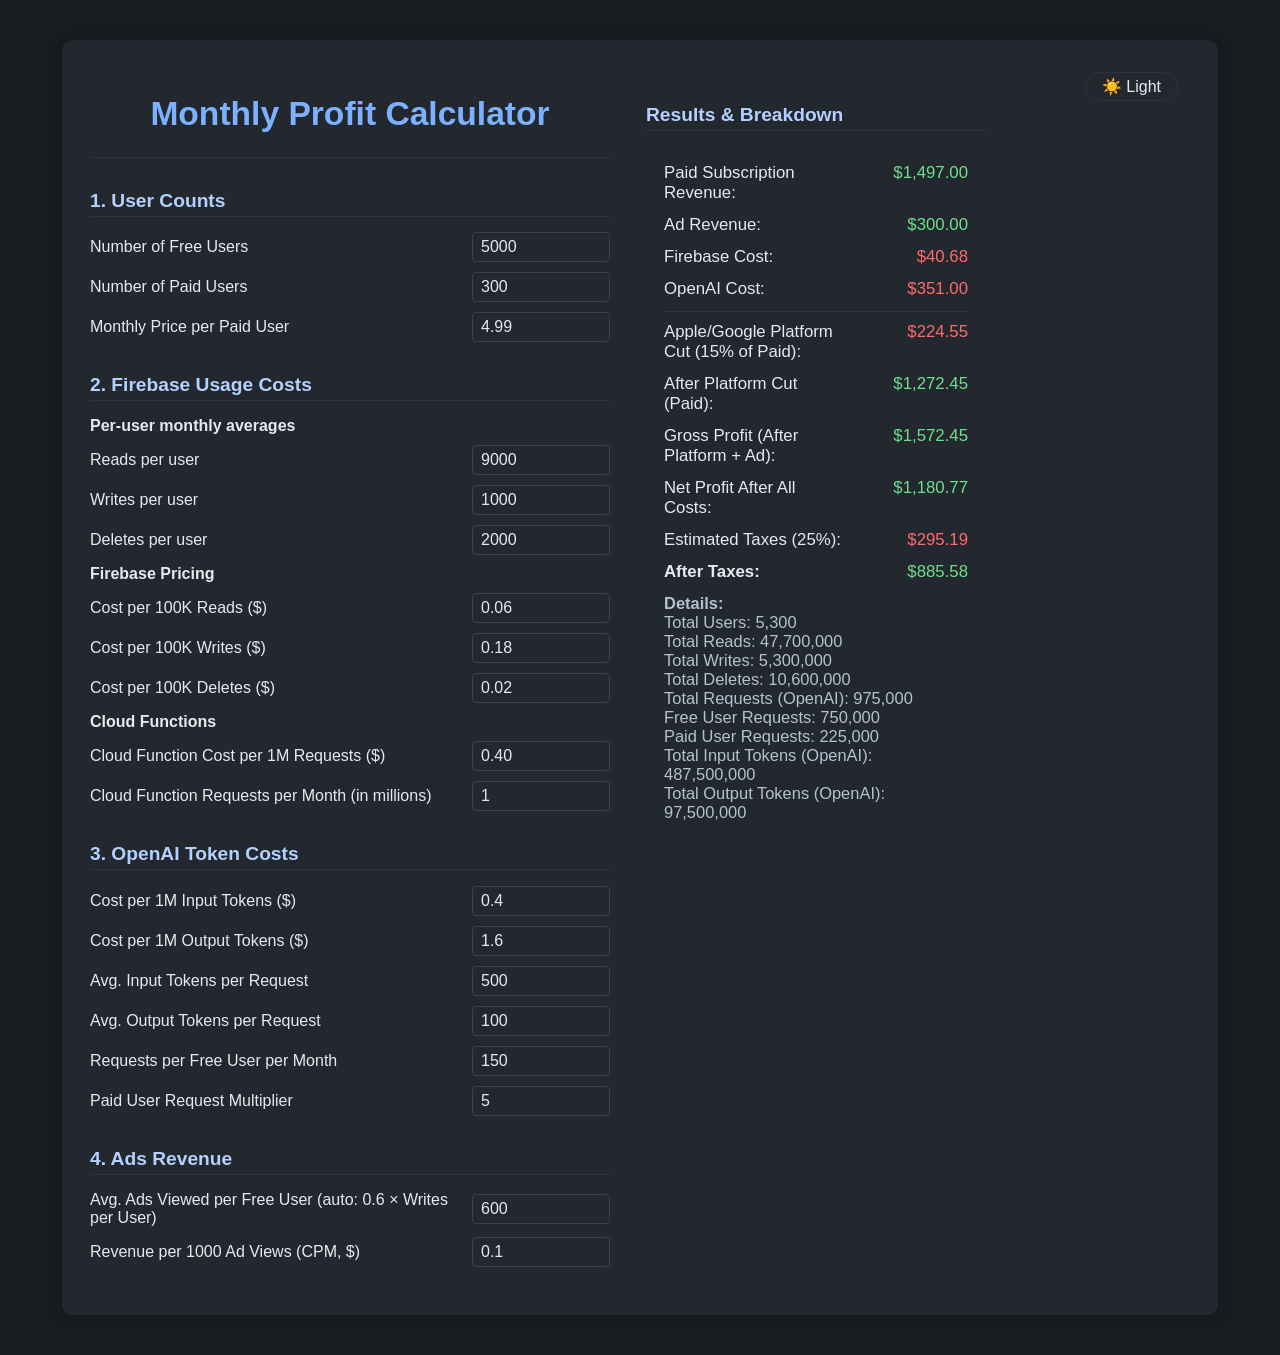
<file: bcebe37b3b10627857c2fdfce019a9cd09a2efd26b4c3c063cb115bcee79ebe7/monies.html>
<!DOCTYPE html>
<html lang="en">

<head>
    <meta charset="UTF-8">
    <meta name="viewport" content="width=device-width, initial-scale=1.0">
    <title>Mobile App Monthly Profit Calculator</title>
    <style>
        .breakdown .loss {
            color: #e67e22;
            font-weight: 600;
        }

        .breakdown .earned {
            color: var(--color-profit);
            font-weight: 500;
        }

        .breakdown .deduct {
            color: var(--color-negative);
            font-weight: 500;
        }

        :root {
            --color-bg: #f7f9fa;
            --color-fg: #222;
            --color-container: #fff;
            --color-header: #2a4d7a;
            --color-section: #1a3556;
            --color-border: #e3e8ee;
            --color-input-bg: #f8fafc;
            --color-input-border: #bfc9d1;
            --color-breakdown-bg: #f3f6fa;
            --color-profit: #1e7e34;
            --color-negative: #c0392b;
            --color-detail: #4a5a6a;
            --color-hr: #dbe3ea;
            --color-shadow: 0 2px 12px rgba(0, 0, 0, 0.07);
        }

        @media (prefers-color-scheme: dark) {
            :root {
                --color-bg: #181c20;
                --color-fg: #e6eaf0;
                --color-container: #23272e;
                --color-header: #7bb1ff;
                --color-section: #b3d1ff;
                --color-border: #2c3440;
                --color-input-bg: #23272e;
                --color-input-border: #3a4250;
                --color-breakdown-bg: #23272e;
                --color-profit: #6be18a;
                --color-negative: #ff6b6b;
                --color-detail: #b3c2d1;
                --color-hr: #2c3440;
                --color-shadow: 0 2px 12px rgba(0, 0, 0, 0.25);
            }
        }

        body[data-theme="dark"] {
            --color-bg: #181c20;
            --color-fg: #e6eaf0;
            --color-container: #23272e;
            --color-header: #7bb1ff;
            --color-section: #b3d1ff;
            --color-border: #2c3440;
            --color-input-bg: #23272e;
            --color-input-border: #3a4250;
            --color-breakdown-bg: #23272e;
            --color-profit: #6be18a;
            --color-negative: #ff6b6b;
            --color-detail: #b3c2d1;
            --color-hr: #2c3440;
            --color-shadow: 0 2px 12px rgba(0, 0, 0, 0.25);
        }

        body[data-theme="light"] {
            --color-bg: #f7f9fa;
            --color-fg: #222;
            --color-container: #fff;
            --color-header: #2a4d7a;
            --color-section: #1a3556;
            --color-border: #e3e8ee;
            --color-input-bg: #f8fafc;
            --color-input-border: #bfc9d1;
            --color-breakdown-bg: #f3f6fa;
            --color-profit: #1e7e34;
            --color-negative: #c0392b;
            --color-detail: #4a5a6a;
            --color-hr: #dbe3ea;
            --color-shadow: 0 2px 12px rgba(0, 0, 0, 0.07);
        }

        body {
            font-family: 'Segoe UI', Arial, sans-serif;
            background: var(--color-bg);
            color: var(--color-fg);
            margin: 0;
            padding: 0;
            transition: background 0.2s, color 0.2s;
        }

        .container {
            max-width: 1100px;
            margin: 40px auto;
            background: var(--color-container);
            border-radius: 10px;
            box-shadow: var(--color-shadow);
            padding: 32px 28px 24px 28px;
            transition: background 0.2s, box-shadow 0.2s;
            display: flex;
            gap: 36px;
            min-height: 600px;
        }

        .main-left {
            flex: 1 1 380px;
            min-width: 320px;
            max-width: 520px;
        }

        .main-right {
            flex: 0 0 340px;
            min-width: 300px;
            max-width: 400px;
            display: flex;
            flex-direction: column;
            justify-content: flex-start;
            position: sticky;
            top: 32px;
            height: fit-content;
        }

        h1 {
            text-align: center;
            margin-bottom: 24px;
            font-size: 2.1rem;
            color: var(--color-header);
        }

        h2 {
            margin-top: 32px;
            color: var(--color-section);
            font-size: 1.2rem;
            border-bottom: 1px solid var(--color-border);
            padding-bottom: 4px;
        }

        .section {
            margin-bottom: 24px;
        }

        .row {
            display: flex;
            align-items: center;
            margin-bottom: 10px;
        }

        .row label {
            flex: 1 0 220px;
            font-size: 1rem;
            margin-right: 10px;
        }

        .row input[type="number"],
        .row input[type="text"] {
            width: 120px;
            padding: 5px 8px;
            font-size: 1rem;
            border: 1px solid var(--color-input-border);
            border-radius: 4px;
            background: var(--color-input-bg);
            color: var(--color-fg);
            transition: background 0.2s, color 0.2s, border 0.2s;
        }

        .row input[type="number"]::-webkit-inner-spin-button,
        .row input[type="number"]::-webkit-outer-spin-button {
            -webkit-appearance: none;
            margin: 0;
        }

        .breakdown {
            background: var(--color-breakdown-bg);
            border-radius: 6px;
            padding: 16px 18px;
            margin-top: 10px;
            font-size: 1.05rem;
            transition: background 0.2s;
        }

        .breakdown .item {
            display: flex;
            justify-content: space-between;
            margin-bottom: 12px;
            gap: 32px;
        }

        .breakdown .item span:first-child {
            padding-right: 32px;
        }

        .breakdown .item:last-child {
            margin-bottom: 0;
        }

        .profit {
            font-size: 1.5rem;
            font-weight: bold;
            color: var(--color-profit);
            text-align: center;
            margin-top: 18px;
            margin-bottom: 0;
        }

        .negative {
            color: var(--color-negative);
        }

        @media (max-width: 900px) {
            .container {
                flex-direction: column;
                gap: 0;
                padding: 12px 2vw;
            }

            .main-left,
            .main-right {
                max-width: 100%;
                min-width: 0;
            }

            .main-right {
                position: static;
                margin-top: 24px;
            }
        }

        @media (max-width: 600px) {
            .row label {
                flex-basis: 120px;
                font-size: 0.98rem;
            }

            .row input {
                width: 80px;
            }
        }

        .theme-toggle {
            position: absolute;
            top: 32px;
            right: 40px;
            background: none;
            border: 1px solid var(--color-border);
            border-radius: 20px;
            padding: 4px 16px;
            color: var(--color-fg);
            font-size: 1rem;
            cursor: pointer;
            transition: background 0.2s, color 0.2s, border 0.2s;
            z-index: 20;
        }

        .theme-toggle:focus {
            outline: 2px solid var(--color-header);
        }
    </style>
</head>

<body>
    <div class="container" style="position:relative;">
        <button class="theme-toggle" id="themeToggle" title="Toggle dark/light mode" type="button">🌙 Dark</button>
        <div class="main-left">
            <h1>Monthly Profit Calculator</h1>
            <hr style="border: none; border-top: 1.5px solid var(--color-border); margin: 18px 0 24px 0;">
            <form id="profitForm" autocomplete="off">
                <!-- User Counts -->
                <div class="section">
                    <h2>1. User Counts</h2>
                    <div class="row">
                        <label for="freeUsers">Number of Free Users</label>
                        <input type="number" id="freeUsers" min="0" value="5000">
                    </div>
                    <div class="row">
                        <label for="paidUsers">Number of Paid Users</label>
                        <input type="number" id="paidUsers" min="0" value="300">
                    </div>
                    <div class="row">
                        <label for="monthlyPrice">Monthly Price per Paid User</label>
                        <input type="number" id="monthlyPrice" min="0" step="0.01" value="4.99">
                    </div>
                </div>
                <!-- Firebase Usage Costs -->
                <div class="section">
                    <h2>2. Firebase Usage Costs</h2>
                    <div class="row"><label><b>Per-user monthly averages</b></label></div>
                    <div class="row">
                        <label for="readsPerUser">Reads per user</label>
                        <input type="number" id="readsPerUser" min="0" value="9000">
                    </div>
                    <div class="row">
                        <label for="writesPerUser">Writes per user</label>
                        <input type="number" id="writesPerUser" min="0" value="1000">
                    </div>
                    <div class="row">
                        <label for="deletesPerUser">Deletes per user</label>
                        <input type="number" id="deletesPerUser" min="0" value="2000">
                    </div>
                    <div class="row"><label><b>Firebase Pricing</b></label></div>
                    <div class="row">
                        <label for="costPer100kReads">Cost per 100K Reads ($)</label>
                        <input type="number" id="costPer100kReads" min="0" step="0.01" value="0.06">
                    </div>
                    <div class="row">
                        <label for="costPer100kWrites">Cost per 100K Writes ($)</label>
                        <input type="number" id="costPer100kWrites" min="0" step="0.01" value="0.18">
                    </div>
                    <div class="row">
                        <label for="costPer100kDeletes">Cost per 100K Deletes ($)</label>
                        <input type="number" id="costPer100kDeletes" min="0" step="0.01" value="0.02">
                    </div>
                    <div class="row"><label><b>Cloud Functions</b></label></div>
                    <div class="row">
                        <label for="cloudFuncCostPer1M">Cloud Function Cost per 1M Requests ($)</label>
                        <input type="number" id="cloudFuncCostPer1M" min="0" step="0.01" value="0.40">
                    </div>
                    <div class="row">
                        <label for="cloudFuncRequestsPerMonth">Cloud Function Requests per Month (in millions)</label>
                        <input type="number" id="cloudFuncRequestsPerMonth" min="0" step="0.01" value="1">
                    </div>
                </div>
                <!-- OpenAI Token Costs -->
                <div class="section">
                    <h2>3. OpenAI Token Costs</h2>
                    <div class="row">
                        <label for="costPer1MInput">Cost per 1M Input Tokens ($)</label>
                        <input type="number" id="costPer1MInput" min="0" step="0.01" value="0.4">
                    </div>
                    <div class="row">
                        <label for="costPer1MOutput">Cost per 1M Output Tokens ($)</label>
                        <input type="number" id="costPer1MOutput" min="0" step="0.01" value="1.6">
                    </div>
                    <div class="row">
                        <label for="avgInputTokens">Avg. Input Tokens per Request</label>
                        <input type="number" id="avgInputTokens" min="0" value="500">
                    </div>
                    <div class="row">
                        <label for="avgOutputTokens">Avg. Output Tokens per Request</label>
                        <input type="number" id="avgOutputTokens" min="0" value="100">
                    </div>
                    <div class="row">
                        <label for="requestsPerUser">Requests per Free User per Month</label>
                        <input type="number" id="requestsPerUser" min="0" value="150">
                    </div>
                    <div class="row">
                        <label for="paidRequestMultiplier">Paid User Request Multiplier</label>
                        <input type="number" id="paidRequestMultiplier" min="1" step="1" value="5">
                    </div>
                </div>
                <!-- Ads Revenue -->
                <div class="section">
                    <h2>4. Ads Revenue</h2>
                    <div class="row">
                        <label for="adsPerUser">Avg. Ads Viewed per Free User (auto: 0.6 × Writes per User)</label>
                        <input type="number" id="adsPerUser" min="0" value="600" readonly
                            style="background:var(--color-input-bg); color:var(--color-fg);">
                    </div>
                    <div class="row">
                        <label for="revenuePerAd">Revenue per 1000 Ad Views (CPM, $)</label>
                        <input type="number" id="revenuePerAd" min="0" step="0.01" value="0.1">
                    </div>
                </div>
            </form>
        </div>
        <div class="main-right">
            <div class="section">
                <h2>Results & Breakdown</h2>
                <div class="breakdown" id="breakdown">
                    <!-- Populated by JS -->
                </div>
                <div class="profit" id="profitDisplay"></div>
            </div>
        </div>
    </div>

    <script>
        // Theme toggle logic
        const themeToggle = document.getElementById('themeToggle');
        function setTheme(theme) {
            document.body.setAttribute('data-theme', theme);
            localStorage.setItem('theme', theme);
            themeToggle.textContent = theme === 'dark' ? '☀️ Light' : '🌙 Dark';
        }
        function getPreferredTheme() {
            const stored = localStorage.getItem('theme');
            if (stored === 'dark' || stored === 'light') return stored;
            return 'dark'; // Always default to dark theme
        }
        themeToggle.addEventListener('click', () => {
            const current = document.body.getAttribute('data-theme') || getPreferredTheme();
            setTheme(current === 'dark' ? 'light' : 'dark');
        });
        // Set initial theme
        setTheme(getPreferredTheme());
        // Helper for currency formatting
        function fmtCurrency(val) {
            return val < 0 ?
                '-$' + Math.abs(val).toLocaleString(undefined, { minimumFractionDigits: 2, maximumFractionDigits: 2 }) :
                '$' + val.toLocaleString(undefined, { minimumFractionDigits: 2, maximumFractionDigits: 2 });
        }
        function fmtNumber(val) {
            return val.toLocaleString();
        }

        function calc() {
            // ...existing code...
            // User counts
            const freeUsers = +document.getElementById('freeUsers').value;
            const paidUsers = +document.getElementById('paidUsers').value;
            const monthlyPrice = +document.getElementById('monthlyPrice').value;

            // Firebase usage
            const readsPerUser = +document.getElementById('readsPerUser').value;
            const writesPerUser = +document.getElementById('writesPerUser').value;
            const deletesPerUser = +document.getElementById('deletesPerUser').value;
            const costPer100kReads = +document.getElementById('costPer100kReads').value;
            const costPer100kWrites = +document.getElementById('costPer100kWrites').value;
            const costPer100kDeletes = +document.getElementById('costPer100kDeletes').value;
            // Cloud Functions
            const cloudFuncCostPer1M = +document.getElementById('cloudFuncCostPer1M').value;
            const cloudFuncRequestsPerMonth = +document.getElementById('cloudFuncRequestsPerMonth').value;

            // OpenAI
            const costPer1MInput = +document.getElementById('costPer1MInput').value;
            const costPer1MOutput = +document.getElementById('costPer1MOutput').value;
            const avgInputTokens = +document.getElementById('avgInputTokens').value;
            const avgOutputTokens = +document.getElementById('avgOutputTokens').value;
            const requestsPerUser = +document.getElementById('requestsPerUser').value;
            const paidRequestMultiplier = +document.getElementById('paidRequestMultiplier').value;

            // Ads
            // Ads per user is auto-calculated as 0.6 × writes per user
            const adsPerUser = +(document.getElementById('writesPerUser').value * 0.6).toFixed(2);
            document.getElementById('adsPerUser').value = adsPerUser;
            const revenuePerAd = +document.getElementById('revenuePerAd').value;

            // Revenue
            const subscriptionRevenue = paidUsers * monthlyPrice;
            const adRevenue = freeUsers * adsPerUser * (revenuePerAd / 1000);


            // Total users for breakdown
            const totalUsers = freeUsers + paidUsers;

            // Firebase cost
            const totalReads = (freeUsers + paidUsers) * readsPerUser;
            const totalWrites = (freeUsers + paidUsers) * writesPerUser;
            const totalDeletes = (freeUsers + paidUsers) * deletesPerUser;
            const firebaseCost =
                (totalReads / 100000) * costPer100kReads +
                (totalWrites / 100000) * costPer100kWrites +
                (totalDeletes / 100000) * costPer100kDeletes +
                (cloudFuncRequestsPerMonth * cloudFuncCostPer1M);

            // OpenAI cost
            const freeRequests = freeUsers * requestsPerUser;
            const paidRequests = paidUsers * requestsPerUser * paidRequestMultiplier;
            const totalRequests = freeRequests + paidRequests;
            const totalInputTokens = totalRequests * avgInputTokens;
            const totalOutputTokens = totalRequests * avgOutputTokens;
            const openaiCost =
                (totalInputTokens / 1_000_000) * costPer1MInput +
                (totalOutputTokens / 1_000_000) * costPer1MOutput;

            // Apple/Google cut is only on paid subscription revenue
            const appleGoogleCut = subscriptionRevenue * 0.15;
            const afterPlatform = subscriptionRevenue - appleGoogleCut;
            // Net profit after all costs and platform cut
            // Ad revenue is not subject to platform cut
            const grossProfit = afterPlatform + adRevenue;
            const netAfterPlatform = grossProfit - firebaseCost - openaiCost;
            const taxes = netAfterPlatform > 0 ? netAfterPlatform * 0.25 : 0;
            const afterTaxes = netAfterPlatform - taxes;

            // Profit
            const profit = (subscriptionRevenue + adRevenue) - (firebaseCost + openaiCost);

            // Breakdown HTML
            const breakdown = `
                <div class="item"><span>Paid Subscription Revenue:</span> <span class="earned">${fmtCurrency(subscriptionRevenue)}</span></div>
                <div class="item"><span>Ad Revenue:</span> <span class="earned">${fmtCurrency(adRevenue)}</span></div>
                <div class="item"><span>Firebase Cost:</span> <span class="deduct">${fmtCurrency(firebaseCost)}</span></div>
                <div class="item"><span>OpenAI Cost:</span> <span class="deduct">${fmtCurrency(openaiCost)}</span></div>
                <hr style="margin:10px 0; border:0; border-top:1px solid var(--color-hr);">
                <div class="item"><span>Apple/Google Platform Cut (15% of Paid):</span> <span class="deduct">${fmtCurrency(appleGoogleCut)}</span></div>
                <div class="item"><span>After Platform Cut (Paid):</span> <span class="${afterPlatform < 0 ? 'negative' : 'earned'}">${fmtCurrency(afterPlatform)}</span></div>
                <div class="item"><span>Gross Profit (After Platform + Ad):</span> <span class="${grossProfit < 0 ? 'negative' : 'earned'}">${fmtCurrency(grossProfit)}</span></div>
                <div class="item"><span>Net Profit After All Costs:</span> <span class="${netAfterPlatform < 0 ? 'negative' : 'earned'}">${fmtCurrency(netAfterPlatform)}</span></div>
                <div class="item"><span>Estimated Taxes (25%):</span> <span class="deduct">${fmtCurrency(taxes)}</span></div>
                <div class="item"><span><b>After Taxes:</b></span> <span class="${afterTaxes < 0 ? 'loss' : 'earned'}">${fmtCurrency(afterTaxes)}${afterTaxes < 0 ? ' <span style=\"font-size:0.95em; color:#e67e22; font-weight:400; padding-right:0px;\">(Loss)</span>' : ''}</span></div>
                <div style="margin-top:10px; font-size:0.98em; color:var(--color-detail);">
                    <b>Details:</b><br>
                    <span>Total Users:</span> ${fmtNumber(totalUsers)}<br>
                    <span>Total Reads:</span> ${fmtNumber(totalReads)}<br>
                    <span>Total Writes:</span> ${fmtNumber(totalWrites)}<br>
                    <span>Total Deletes:</span> ${fmtNumber(totalDeletes)}<br>
                    <span>Total Requests (OpenAI):</span> ${fmtNumber(totalRequests)}<br>
                    <span>Free User Requests:</span> ${fmtNumber(freeRequests)}<br>
                    <span>Paid User Requests:</span> ${fmtNumber(paidRequests)}<br>
                    <span>Total Input Tokens (OpenAI):</span> ${fmtNumber(totalInputTokens)}<br>
                    <span>Total Output Tokens (OpenAI):</span> ${fmtNumber(totalOutputTokens)}
                </div>
            `;
            document.getElementById('breakdown').innerHTML = breakdown;
            document.getElementById('profitDisplay').textContent = '';
        }

        // Attach event listeners to all inputs
        document.querySelectorAll('#profitForm input').forEach(input => {
            input.addEventListener('input', calc);
        });

        // Initial calculation
        window.addEventListener('DOMContentLoaded', calc);
    </script>
</body>

</html>
</file>
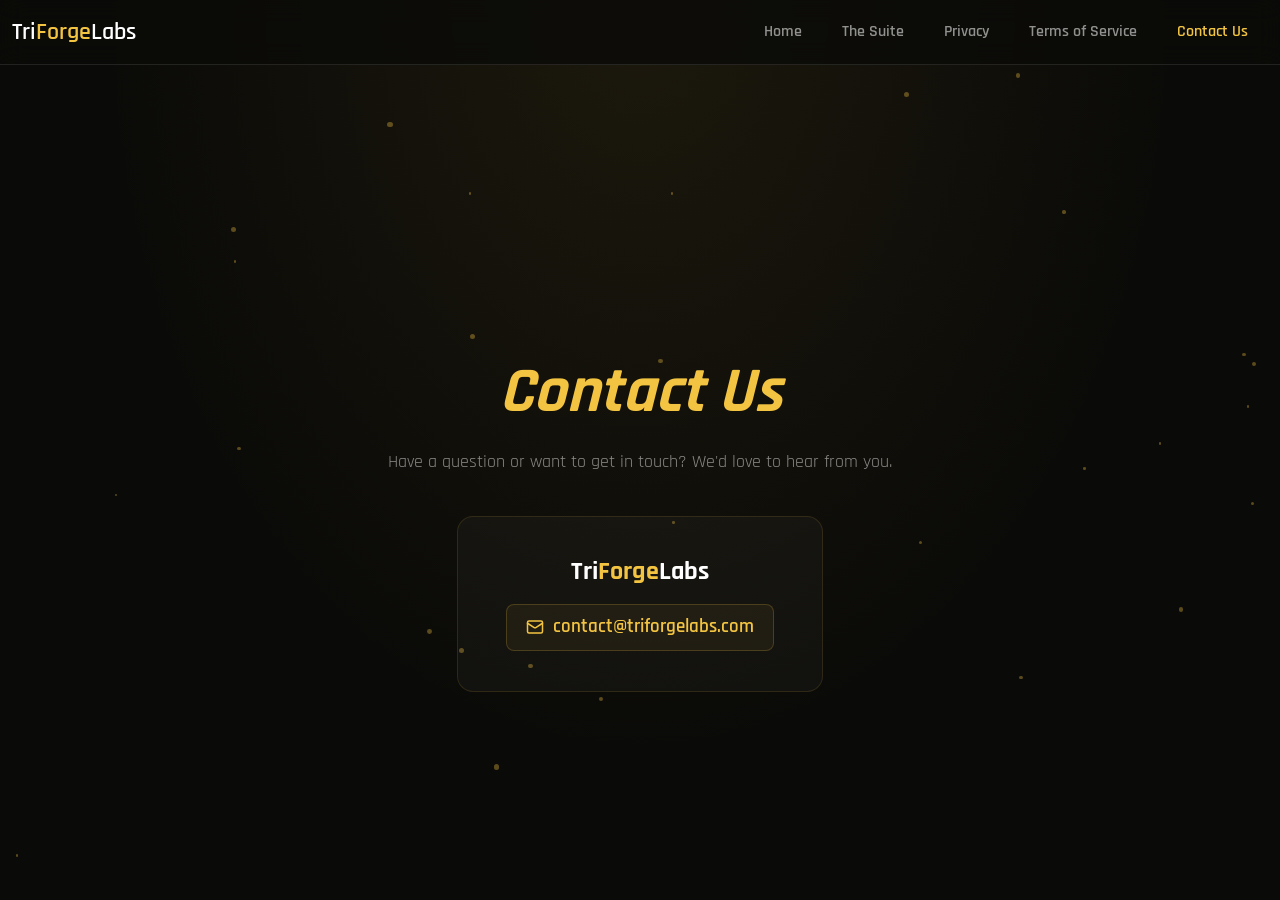
<file: pages/contact.html>
<!DOCTYPE html>
<html lang="en">

<head>
    <meta charset="UTF-8">
    <meta name="viewport" content="width=device-width, initial-scale=1">
    <title>Contact Us — TriForgeLabs</title>
    <!-- Google Fonts: Rajdhani -->
    <link href="https://fonts.googleapis.com/css2?family=Rajdhani:wght@400;700&display=swap" rel="stylesheet">
    <!-- Bootstrap CSS -->
    <link href="https://cdn.jsdelivr.net/npm/bootstrap@5.3.0/dist/css/bootstrap.min.css" rel="stylesheet">
    <!-- Custom CSS -->
    <link rel="stylesheet" href="../styles.css">
</head>
<header>
    <nav class="navbar navbar-expand-lg navbar-dark">
        <div class="container-fluid">
            <a class="navbar-brand" href="../">
                Tri<span class="highlight">Forge</span>Labs
            </a>
            <button class="navbar-toggler" type="button" data-bs-toggle="collapse" data-bs-target="#navbarNav"
                aria-controls="navbarNav" aria-expanded="false" aria-label="Toggle navigation">
                <span class="navbar-toggler-icon"></span>
            </button>
            <div class="collapse navbar-collapse" id="navbarNav">
                <ul class="navbar-nav ms-auto">
                    <li class="nav-item">
                        <a class="nav-link" href="../#home">Home</a>
                    </li>
                    <li class="nav-item dropdown suite-dropdown">
                        <a class="nav-link" href="suite.html">The Suite</a>
                        <div class="suite-dropdown-menu">
                            <a href="talktocalorie.html" class="suite-dropdown-item">
                                <img src="../assets/TalkToCalorie/app-logo.jpg" alt="TalkToCalorie" class="suite-dropdown-icon">
                                <div class="suite-dropdown-info">
                                    <span class="suite-dropdown-name">TalkToCalorie</span>
                                </div>
                            </a>
                        </div>
                    </li>
                    <li class="nav-item">
                        <a class="nav-link" href="privacy.html">Privacy</a>
                    </li>
                    <li class="nav-item">
                        <a class="nav-link" href="tos.html">Terms of Service</a>
                    </li>
                    <li class="nav-item">
                        <a class="nav-link active" href="contact.html">Contact Us</a>
                    </li>
                </ul>
            </div>
        </div>
    </nav>
    <div class="navbar-underline"></div>
</header>

<body>
    <!-- Hero Section with animated background -->
    <section class="suite-page-hero" style="padding-top: 80px; min-height: 100vh; display: flex; align-items: center; justify-content: center;">
        <div class="suite-page-glow"></div>
        <!-- Floating particles -->
        <div class="contact-particles" id="contactParticles"></div>
        <div class="container position-relative d-flex flex-column align-items-center justify-content-center" style="z-index: 2;">
            <!-- Envelope icon -->
            <div class="contact-icon-wrap animate-fade-up" style="animation-delay: 0.2s;">
                <svg xmlns="http://www.w3.org/2000/svg" width="48" height="48" viewBox="0 0 24 24" fill="none"
                    stroke="#F3C442" stroke-width="1.5" stroke-linecap="round" stroke-linejoin="round">
                    <rect x="2" y="4" width="20" height="16" rx="2"></rect>
                    <path d="m22 7-8.97 5.7a1.94 1.94 0 0 1-2.06 0L2 7"></path>
                </svg>
            </div>
            <h1 class="suite-page-title animate-fade-up" style="animation-delay: 0.4s; padding-top: 1.5rem;">Contact Us</h1>
            <p class="suite-page-subtitle animate-fade-up" style="animation-delay: 0.6s;">
                Have a question or want to get in touch? We'd love to hear from you.
            </p>
            <div class="contact-card animate-fade-up" style="animation-delay: 0.8s;">
                <h3 class="contact-brand-name">
                    Tri<span class="highlight">Forge</span>Labs
                </h3>
                <a href="mailto:contact@triforgelabs.com" class="contact-email-link">
                    <svg xmlns="http://www.w3.org/2000/svg" width="18" height="18" viewBox="0 0 24 24" fill="none"
                        stroke="currentColor" stroke-width="2" stroke-linecap="round" stroke-linejoin="round">
                        <rect x="2" y="4" width="20" height="16" rx="2"></rect>
                        <path d="m22 7-8.97 5.7a1.94 1.94 0 0 1-2.06 0L2 7"></path>
                    </svg>
                    contact@triforgelabs.com
                </a>
            </div>
        </div>
    </section>

    <!-- Bootstrap JS -->
    <script src="https://cdn.jsdelivr.net/npm/bootstrap@5.3.0/dist/js/bootstrap.bundle.min.js"></script>
    <script>
        // Floating particles (same style as TalkToCalorie hero)
        (function () {
            const container = document.getElementById('contactParticles');
            const count = 30;
            for (let i = 0; i < count; i++) {
                const p = document.createElement('span');
                p.classList.add('contact-particle');
                const size = Math.random() * 4 + 2;
                p.style.width = size + 'px';
                p.style.height = size + 'px';
                p.style.left = Math.random() * 100 + '%';
                p.style.top = Math.random() * 100 + '%';
                p.style.animationDuration = (Math.random() * 6 + 4) + 's';
                p.style.animationDelay = (Math.random() * 6) + 's';
                container.appendChild(p);
            }
        })();
    </script>
</body>

</html>
</file>
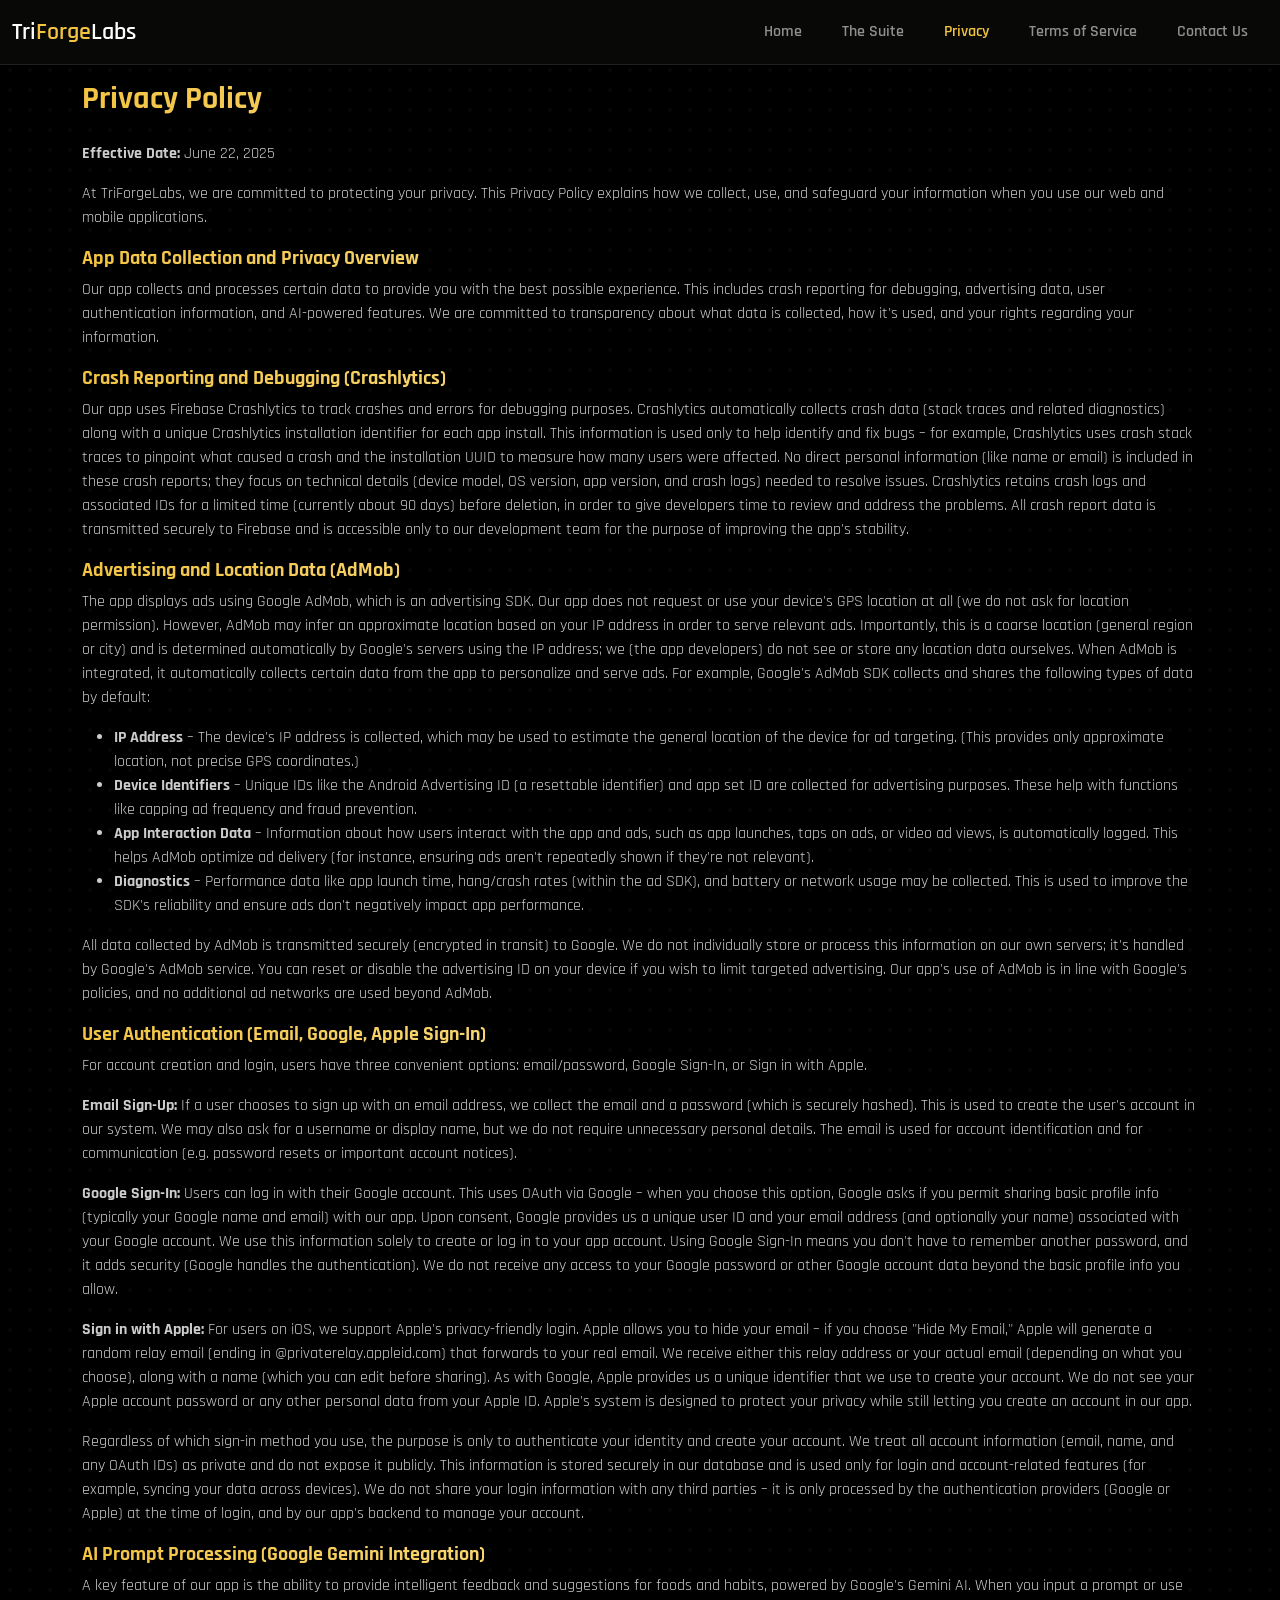
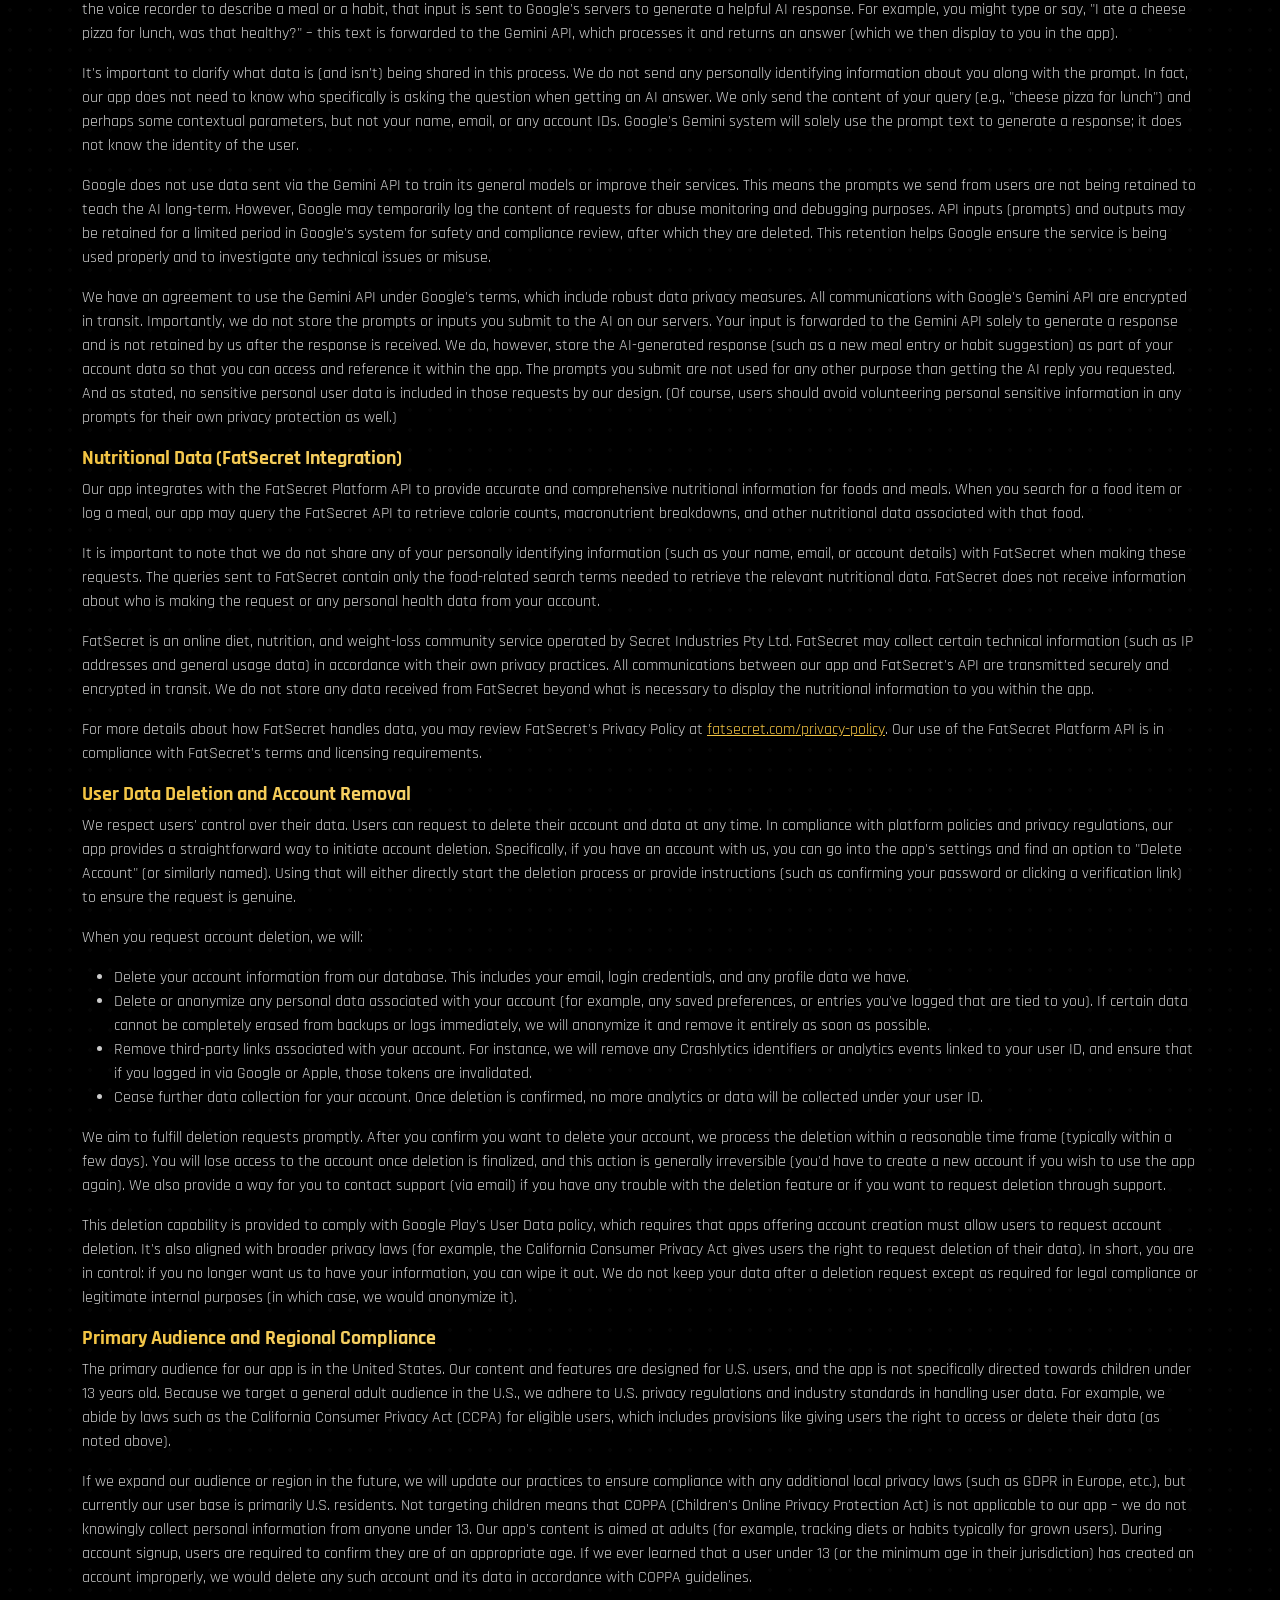
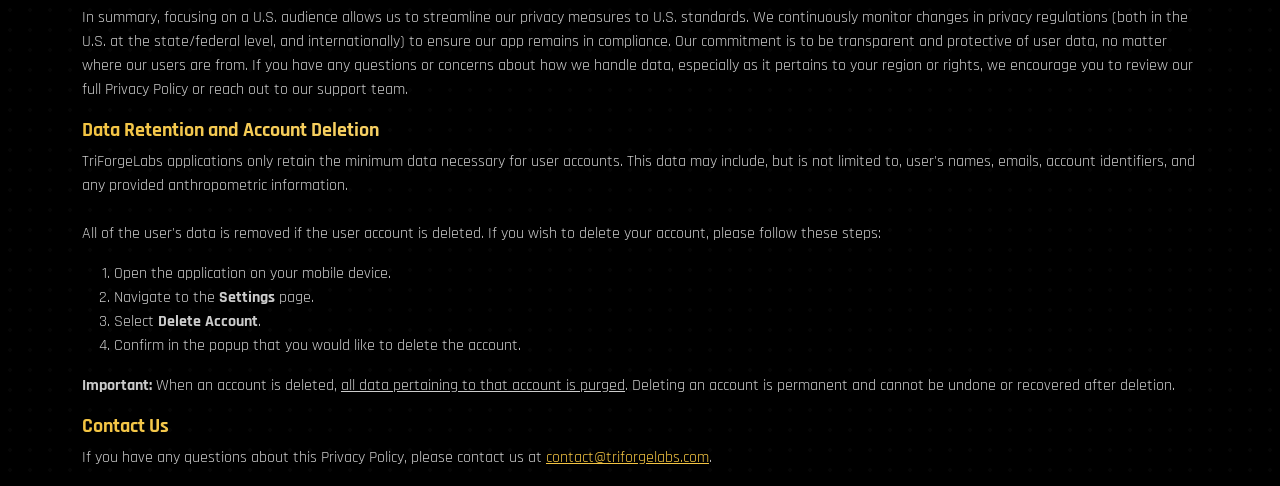
<file: pages/privacy.html>
<!DOCTYPE html>
<html lang="en">

<head>
    <meta charset="UTF-8">
    <meta name="viewport" content="width=device-width, initial-scale=1">
    <title>TriForgeLabs</title>
    <!-- Google Fonts: Rajdhani -->
    <link href="https://fonts.googleapis.com/css2?family=Rajdhani:wght@400;700&display=swap" rel="stylesheet">
    <!-- Bootstrap CSS -->
    <link href="https://cdn.jsdelivr.net/npm/bootstrap@5.3.0/dist/css/bootstrap.min.css" rel="stylesheet">
    <!-- Custom CSS -->
    <link rel="stylesheet" href="../styles.css">
</head>
<header>
    <nav class="navbar navbar-expand-lg navbar-dark">
        <div class="container-fluid">
            <a class="navbar-brand" href="../">
                Tri<span class="highlight">Forge</span>Labs
            </a>
            <button class="navbar-toggler" type="button" data-bs-toggle="collapse" data-bs-target="#navbarNav"
                aria-controls="navbarNav" aria-expanded="false" aria-label="Toggle navigation">
                <span class="navbar-toggler-icon"></span>
            </button>
            <div class="collapse navbar-collapse" id="navbarNav">
                <ul class="navbar-nav ms-auto">
                    <li class="nav-item">
                        <a class="nav-link" href="../#home">Home</a>
                    </li>
                    <li class="nav-item dropdown suite-dropdown">
                        <a class="nav-link" href="suite.html">The Suite</a>
                        <div class="suite-dropdown-menu">
                            <a href="talktocalorie.html" class="suite-dropdown-item">
                                <img src="../assets/TalkToCalorie/app-logo.jpg" alt="TalkToCalorie" class="suite-dropdown-icon">
                                <div class="suite-dropdown-info">
                                    <span class="suite-dropdown-name">TalkToCalorie</span>
                                </div>
                            </a>
                        </div>
                    </li>
                    <li class="nav-item">
                        <a class="nav-link active" href="privacy.html">Privacy</a>
                    </li>
                    <li class="nav-item">
                        <a class="nav-link" href="tos.html">Terms of Service</a>
                    </li>
                    <li class="nav-item">
                        <a class="nav-link" href="contact.html">Contact Us</a>
                    </li>
                </ul>
            </div>
        </div>
    </nav>
    <div class="navbar-underline"></div>
</header>

<body style="padding-top: 80px;">
    <!-- Privacy Policy Section -->
    <div class="container">
        <h2 class="mb-4 privacy-title">Privacy Policy</h2>
        <p class="privacy-meta">
            <strong>Effective Date:</strong> June 22, 2025
        </p>
        <p class="privacy-text">
            At TriForgeLabs, we are committed to protecting your privacy. This Privacy Policy explains how we
            collect, use, and safeguard your information when you use our web and mobile applications.
        </p>

        <h5 class="privacy-heading">App Data Collection and Privacy Overview</h5>
        <p class="privacy-text">
            Our app collects and processes certain data to provide you with the best possible experience. This includes crash reporting for debugging, advertising data, user authentication information, and AI-powered features. We are committed to transparency about what data is collected, how it's used, and your rights regarding your information.
        </p>

        <h5 class="privacy-heading">Crash Reporting and Debugging (Crashlytics)</h5>
        <p class="privacy-text">
            Our app uses Firebase Crashlytics to track crashes and errors for debugging purposes. Crashlytics automatically collects crash data (stack traces and related diagnostics) along with a unique Crashlytics installation identifier for each app install. This information is used only to help identify and fix bugs – for example, Crashlytics uses crash stack traces to pinpoint what caused a crash and the installation UUID to measure how many users were affected. No direct personal information (like name or email) is included in these crash reports; they focus on technical details (device model, OS version, app version, and crash logs) needed to resolve issues. Crashlytics retains crash logs and associated IDs for a limited time (currently about 90 days) before deletion, in order to give developers time to review and address the problems. All crash report data is transmitted securely to Firebase and is accessible only to our development team for the purpose of improving the app's stability.
        </p>

        <h5 class="privacy-heading">Advertising and Location Data (AdMob)</h5>
        <p class="privacy-text">
            The app displays ads using Google AdMob, which is an advertising SDK. Our app does not request or use your device's GPS location at all (we do not ask for location permission). However, AdMob may infer an approximate location based on your IP address in order to serve relevant ads. Importantly, this is a coarse location (general region or city) and is determined automatically by Google's servers using the IP address; we (the app developers) do not see or store any location data ourselves. When AdMob is integrated, it automatically collects certain data from the app to personalize and serve ads. For example, Google's AdMob SDK collects and shares the following types of data by default:
        </p>
        <ul class="privacy-list">
            <li><strong>IP Address</strong> – The device's IP address is collected, which may be used to estimate the general location of the device for ad targeting. (This provides only approximate location, not precise GPS coordinates.)</li>
            <li><strong>Device Identifiers</strong> – Unique IDs like the Android Advertising ID (a resettable identifier) and app set ID are collected for advertising purposes. These help with functions like capping ad frequency and fraud prevention.</li>
            <li><strong>App Interaction Data</strong> – Information about how users interact with the app and ads, such as app launches, taps on ads, or video ad views, is automatically logged. This helps AdMob optimize ad delivery (for instance, ensuring ads aren't repeatedly shown if they're not relevant).</li>
            <li><strong>Diagnostics</strong> – Performance data like app launch time, hang/crash rates (within the ad SDK), and battery or network usage may be collected. This is used to improve the SDK's reliability and ensure ads don't negatively impact app performance.</li>
        </ul>
        <p class="privacy-text">
            All data collected by AdMob is transmitted securely (encrypted in transit) to Google. We do not individually store or process this information on our own servers; it's handled by Google's AdMob service. You can reset or disable the advertising ID on your device if you wish to limit targeted advertising. Our app's use of AdMob is in line with Google's policies, and no additional ad networks are used beyond AdMob.
        </p>

        <h5 class="privacy-heading">User Authentication (Email, Google, Apple Sign-In)</h5>
        <p class="privacy-text">
            For account creation and login, users have three convenient options: email/password, Google Sign-In, or Sign in with Apple.
        </p>
        <p class="privacy-text">
            <strong>Email Sign-Up:</strong> If a user chooses to sign up with an email address, we collect the email and a password (which is securely hashed). This is used to create the user's account in our system. We may also ask for a username or display name, but we do not require unnecessary personal details. The email is used for account identification and for communication (e.g. password resets or important account notices).
        </p>
        <p class="privacy-text">
            <strong>Google Sign-In:</strong> Users can log in with their Google account. This uses OAuth via Google – when you choose this option, Google asks if you permit sharing basic profile info (typically your Google name and email) with our app. Upon consent, Google provides us a unique user ID and your email address (and optionally your name) associated with your Google account. We use this information solely to create or log in to your app account. Using Google Sign-In means you don't have to remember another password, and it adds security (Google handles the authentication). We do not receive any access to your Google password or other Google account data beyond the basic profile info you allow.
        </p>
        <p class="privacy-text">
            <strong>Sign in with Apple:</strong> For users on iOS, we support Apple's privacy-friendly login. Apple allows you to hide your email – if you choose "Hide My Email," Apple will generate a random relay email (ending in @privaterelay.appleid.com) that forwards to your real email. We receive either this relay address or your actual email (depending on what you choose), along with a name (which you can edit before sharing). As with Google, Apple provides us a unique identifier that we use to create your account. We do not see your Apple account password or any other personal data from your Apple ID. Apple's system is designed to protect your privacy while still letting you create an account in our app.
        </p>
        <p class="privacy-text">
            Regardless of which sign-in method you use, the purpose is only to authenticate your identity and create your account. We treat all account information (email, name, and any OAuth IDs) as private and do not expose it publicly. This information is stored securely in our database and is used only for login and account-related features (for example, syncing your data across devices). We do not share your login information with any third parties – it is only processed by the authentication providers (Google or Apple) at the time of login, and by our app's backend to manage your account.
        </p>

        <h5 class="privacy-heading">AI Prompt Processing (Google Gemini Integration)</h5>
        <p class="privacy-text">
            A key feature of our app is the ability to provide intelligent feedback and suggestions for foods and habits, powered by Google's Gemini AI. When you input a prompt or use the voice recorder to describe a meal or a habit, that input is sent to Google's servers to generate a helpful AI response. For example, you might type or say, "I ate a cheese pizza for lunch, was that healthy?" – this text is forwarded to the Gemini API, which processes it and returns an answer (which we then display to you in the app).
        </p>
        <p class="privacy-text">
            It's important to clarify what data is (and isn't) being shared in this process. We do not send any personally identifying information about you along with the prompt. In fact, our app does not need to know who specifically is asking the question when getting an AI answer. We only send the content of your query (e.g., "cheese pizza for lunch") and perhaps some contextual parameters, but not your name, email, or any account IDs. Google's Gemini system will solely use the prompt text to generate a response; it does not know the identity of the user.
        </p>
        <p class="privacy-text">
            Google does not use data sent via the Gemini API to train its general models or improve their services. This means the prompts we send from users are not being retained to teach the AI long-term. However, Google may temporarily log the content of requests for abuse monitoring and debugging purposes. API inputs (prompts) and outputs may be retained for a limited period in Google's system for safety and compliance review, after which they are deleted. This retention helps Google ensure the service is being used properly and to investigate any technical issues or misuse.
        </p>
        <p class="privacy-text">
            We have an agreement to use the Gemini API under Google's terms, which include robust data privacy measures. All communications with Google's Gemini API are encrypted in transit. Importantly, we do not store the prompts or inputs you submit to the AI on our servers. Your input is forwarded to the Gemini API solely to generate a response and is not retained by us after the response is received. We do, however, store the AI-generated response (such as a new meal entry or habit suggestion) as part of your account data so that you can access and reference it within the app. The prompts you submit are not used for any other purpose than getting the AI reply you requested. And as stated, no sensitive personal user data is included in those requests by our design. (Of course, users should avoid volunteering personal sensitive information in any prompts for their own privacy protection as well.)
        </p>

        <h5 class="privacy-heading">Nutritional Data (FatSecret Integration)</h5>
        <p class="privacy-text">
            Our app integrates with the FatSecret Platform API to provide accurate and comprehensive nutritional information for foods and meals. When you search for a food item or log a meal, our app may query the FatSecret API to retrieve calorie counts, macronutrient breakdowns, and other nutritional data associated with that food.
        </p>
        <p class="privacy-text">
            It is important to note that we do not share any of your personally identifying information (such as your name, email, or account details) with FatSecret when making these requests. The queries sent to FatSecret contain only the food-related search terms needed to retrieve the relevant nutritional data. FatSecret does not receive information about who is making the request or any personal health data from your account.
        </p>
        <p class="privacy-text">
            FatSecret is an online diet, nutrition, and weight-loss community service operated by Secret Industries Pty Ltd. FatSecret may collect certain technical information (such as IP addresses and general usage data) in accordance with their own privacy practices. All communications between our app and FatSecret's API are transmitted securely and encrypted in transit. We do not store any data received from FatSecret beyond what is necessary to display the nutritional information to you within the app.
        </p>
        <p class="privacy-text">
            For more details about how FatSecret handles data, you may review FatSecret's Privacy Policy at <a href="https://www.fatsecret.com/privacy-policy/" target="_blank" class="privacy-link">fatsecret.com/privacy-policy</a>. Our use of the FatSecret Platform API is in compliance with FatSecret's terms and licensing requirements.
        </p>

        <h5 class="privacy-heading">User Data Deletion and Account Removal</h5>
        <p class="privacy-text">
            We respect users' control over their data. Users can request to delete their account and data at any time. In compliance with platform policies and privacy regulations, our app provides a straightforward way to initiate account deletion. Specifically, if you have an account with us, you can go into the app's settings and find an option to "Delete Account" (or similarly named). Using that will either directly start the deletion process or provide instructions (such as confirming your password or clicking a verification link) to ensure the request is genuine.
        </p>
        <p class="privacy-text">
            When you request account deletion, we will:
        </p>
        <ul class="privacy-list">
            <li>Delete your account information from our database. This includes your email, login credentials, and any profile data we have.</li>
            <li>Delete or anonymize any personal data associated with your account (for example, any saved preferences, or entries you've logged that are tied to you). If certain data cannot be completely erased from backups or logs immediately, we will anonymize it and remove it entirely as soon as possible.</li>
            <li>Remove third-party links associated with your account. For instance, we will remove any Crashlytics identifiers or analytics events linked to your user ID, and ensure that if you logged in via Google or Apple, those tokens are invalidated.</li>
            <li>Cease further data collection for your account. Once deletion is confirmed, no more analytics or data will be collected under your user ID.</li>
        </ul>
        <p class="privacy-text">
            We aim to fulfill deletion requests promptly. After you confirm you want to delete your account, we process the deletion within a reasonable time frame (typically within a few days). You will lose access to the account once deletion is finalized, and this action is generally irreversible (you'd have to create a new account if you wish to use the app again). We also provide a way for you to contact support (via email) if you have any trouble with the deletion feature or if you want to request deletion through support.
        </p>
        <p class="privacy-text">
            This deletion capability is provided to comply with Google Play's User Data policy, which requires that apps offering account creation must allow users to request account deletion. It's also aligned with broader privacy laws (for example, the California Consumer Privacy Act gives users the right to request deletion of their data). In short, you are in control: if you no longer want us to have your information, you can wipe it out. We do not keep your data after a deletion request except as required for legal compliance or legitimate internal purposes (in which case, we would anonymize it).
        </p>

        <h5 class="privacy-heading">Primary Audience and Regional Compliance</h5>
        <p class="privacy-text">
            The primary audience for our app is in the United States. Our content and features are designed for U.S. users, and the app is not specifically directed towards children under 13 years old. Because we target a general adult audience in the U.S., we adhere to U.S. privacy regulations and industry standards in handling user data. For example, we abide by laws such as the California Consumer Privacy Act (CCPA) for eligible users, which includes provisions like giving users the right to access or delete their data (as noted above).
        </p>
        <p class="privacy-text">
            If we expand our audience or region in the future, we will update our practices to ensure compliance with any additional local privacy laws (such as GDPR in Europe, etc.), but currently our user base is primarily U.S. residents. Not targeting children means that COPPA (Children's Online Privacy Protection Act) is not applicable to our app – we do not knowingly collect personal information from anyone under 13. Our app's content is aimed at adults (for example, tracking diets or habits typically for grown users). During account signup, users are required to confirm they are of an appropriate age. If we ever learned that a user under 13 (or the minimum age in their jurisdiction) has created an account improperly, we would delete any such account and its data in accordance with COPPA guidelines.
        </p>
        <p class="privacy-text">
            In summary, focusing on a U.S. audience allows us to streamline our privacy measures to U.S. standards. We continuously monitor changes in privacy regulations (both in the U.S. at the state/federal level, and internationally) to ensure our app remains in compliance. Our commitment is to be transparent and protective of user data, no matter where our users are from. If you have any questions or concerns about how we handle data, especially as it pertains to your region or rights, we encourage you to review our full Privacy Policy or reach out to our support team.
        </p>

        <h5 class="privacy-heading">Data Retention and Account Deletion</h5>
        <p class="privacy-text">
            TriForgeLabs applications only retain the minimum data necessary for user accounts.
            This data may include, but is not limited to, user's names, emails, account identifiers,
            and any provided anthropometric information. 
            <br><br>
            All of the user's data is removed if the user account is deleted.
            If you wish to delete your account, please follow these steps:
        </p>
        <ol class="privacy-list">
            <li>Open the application on your mobile device.</li>
            <li>Navigate to the <strong>Settings</strong> page.</li>
            <li>Select <strong>Delete Account</strong>.</li>
            <li>Confirm in the popup that you would like to delete the account.</li>
        </ol>
        <p class="privacy-text">
            <strong>Important:</strong> When an account is deleted, <u>all data pertaining to that account
                is purged</u>. Deleting an account is permanent and cannot be undone or recovered after
            deletion.
        </p>

        <h5 class="privacy-heading">Contact Us</h5>
        <p class="privacy-text">
            If you have any questions about this Privacy Policy, please contact us at
            <a href="mailto:contact@triforgelabs.com" class="privacy-link">contact@triforgelabs.com</a>.
        </p>
    </div>

    <!-- Bootstrap JS -->
    <script src="https://cdn.jsdelivr.net/npm/bootstrap@5.3.0/dist/js/bootstrap.bundle.min.js"></script>
</body>
</file>
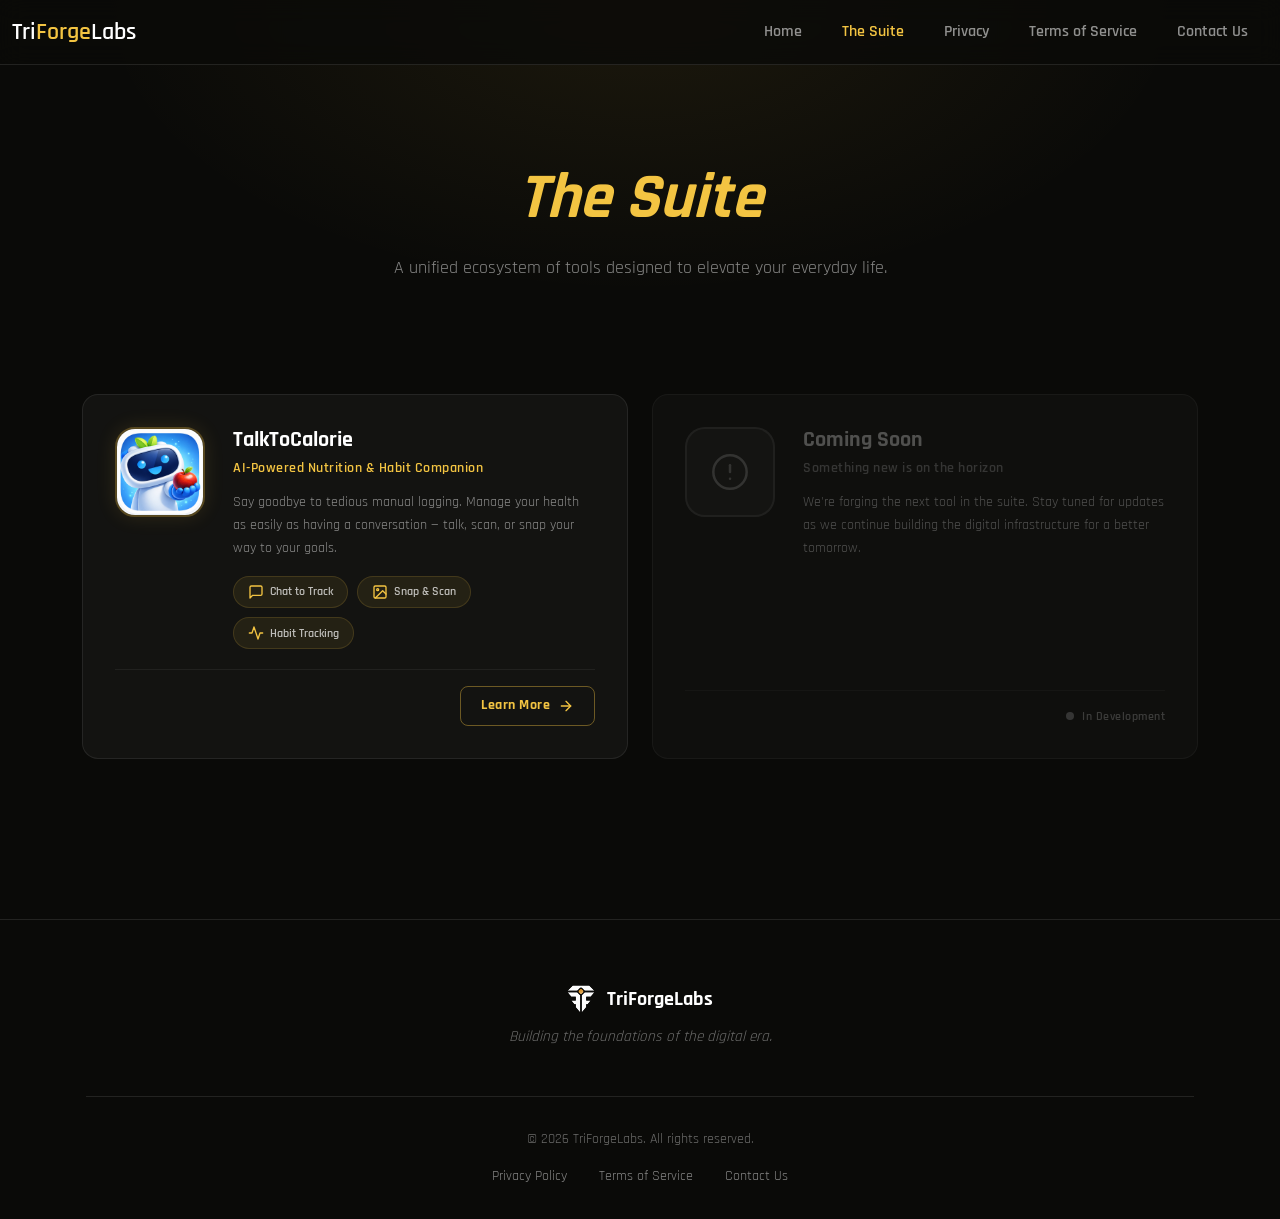
<file: pages/suite.html>
<!DOCTYPE html>
<html lang="en">

<head>
    <meta charset="UTF-8">
    <meta name="viewport" content="width=device-width, initial-scale=1">
    <title>The Suite — TriForgeLabs</title>
    <!-- Google Fonts: Rajdhani -->
    <link href="https://fonts.googleapis.com/css2?family=Rajdhani:wght@400;700&display=swap" rel="stylesheet">
    <!-- Bootstrap CSS -->
    <link href="https://cdn.jsdelivr.net/npm/bootstrap@5.3.0/dist/css/bootstrap.min.css" rel="stylesheet">
    <!-- Custom CSS -->
    <link rel="stylesheet" href="../styles.css">
</head>
<header>
    <nav class="navbar navbar-expand-lg navbar-dark">
        <div class="container-fluid">
            <a class="navbar-brand" href="../">
                Tri<span class="highlight">Forge</span>Labs
            </a>
            <button class="navbar-toggler" type="button" data-bs-toggle="collapse" data-bs-target="#navbarNav"
                aria-controls="navbarNav" aria-expanded="false" aria-label="Toggle navigation">
                <span class="navbar-toggler-icon"></span>
            </button>
            <div class="collapse navbar-collapse" id="navbarNav">
                <ul class="navbar-nav ms-auto">
                    <li class="nav-item">
                        <a class="nav-link" href="../#home">Home</a>
                    </li>
                    <li class="nav-item dropdown suite-dropdown">
                        <a class="nav-link active" href="suite.html">The Suite</a>
                        <div class="suite-dropdown-menu">
                            <a href="talktocalorie.html" class="suite-dropdown-item">
                                <img src="../assets/TalkToCalorie/app-logo.jpg" alt="TalkToCalorie" class="suite-dropdown-icon">
                                <div class="suite-dropdown-info">
                                    <span class="suite-dropdown-name">TalkToCalorie</span>
                                </div>
                            </a>
                        </div>
                    </li>
                    <li class="nav-item">
                        <a class="nav-link" href="privacy.html">Privacy</a>
                    </li>
                    <li class="nav-item">
                        <a class="nav-link" href="tos.html">Terms of Service</a>
                    </li>
                    <li class="nav-item">
                        <a class="nav-link" href="contact.html">Contact Us</a>
                    </li>
                </ul>
            </div>
        </div>
    </nav>
    <div class="navbar-underline"></div>
</header>

<body>
    <!-- Suite Hero -->
    <section class="suite-page-hero" style="padding-top: 80px;">
        <div class="suite-page-glow"></div>
        <div class="container position-relative" style="z-index: 2;">
            <h1 class="suite-page-title">The Suite</h1>
            <p class="suite-page-subtitle">A unified ecosystem of tools designed to elevate your everyday life.</p>
        </div>
    </section>

    <!-- Product Listing -->
    <section class="suite-page-products">
        <div class="container">
            <div class="row g-4 justify-content-center">
                <!-- TalkToCalorie Card -->
                <div class="col-lg-6 col-md-8">
                    <div class="product-card">
                        <div class="product-card-inner">
                            <div class="product-card-logo">
                                <img src="../assets/TalkToCalorie/app-logo.jpg" alt="TalkToCalorie Logo">
                            </div>
                            <div class="product-card-content">
                                <h3 class="product-card-name">TalkToCalorie</h3>
                                <p class="product-card-tagline">AI-Powered Nutrition & Habit Companion</p>
                                <p class="product-card-description">
                                    Say goodbye to tedious manual logging. Manage your health as easily as having a
                                    conversation — talk, scan, or snap your way to your goals.
                                </p>
                                <div class="product-card-features">
                                    <div class="product-feature">
                                        <svg xmlns="http://www.w3.org/2000/svg" width="16" height="16"
                                            viewBox="0 0 24 24" fill="none" stroke="currentColor" stroke-width="2"
                                            stroke-linecap="round" stroke-linejoin="round">
                                            <path d="M21 15a2 2 0 0 1-2 2H7l-4 4V5a2 2 0 0 1 2-2h14a2 2 0 0 1 2 2z">
                                            </path>
                                        </svg>
                                        <span>Chat to Track</span>
                                    </div>
                                    <div class="product-feature">
                                        <svg xmlns="http://www.w3.org/2000/svg" width="16" height="16"
                                            viewBox="0 0 24 24" fill="none" stroke="currentColor" stroke-width="2"
                                            stroke-linecap="round" stroke-linejoin="round">
                                            <rect x="3" y="3" width="18" height="18" rx="2" ry="2"></rect>
                                            <circle cx="8.5" cy="8.5" r="1.5"></circle>
                                            <polyline points="21 15 16 10 5 21"></polyline>
                                        </svg>
                                        <span>Snap & Scan</span>
                                    </div>
                                    <div class="product-feature">
                                        <svg xmlns="http://www.w3.org/2000/svg" width="16" height="16"
                                            viewBox="0 0 24 24" fill="none" stroke="currentColor" stroke-width="2"
                                            stroke-linecap="round" stroke-linejoin="round">
                                            <polyline points="22 12 18 12 15 21 9 3 6 12 2 12"></polyline>
                                        </svg>
                                        <span>Habit Tracking</span>
                                    </div>
                                </div>
                            </div>
                        </div>
                        <div class="product-card-footer">
                            <a href="talktocalorie.html" class="learn-more-btn">
                                Learn More
                                <svg xmlns="http://www.w3.org/2000/svg" width="16" height="16" viewBox="0 0 24 24" fill="none" stroke="currentColor" stroke-width="2" stroke-linecap="round" stroke-linejoin="round">
                                    <line x1="5" y1="12" x2="19" y2="12"></line>
                                    <polyline points="12 5 19 12 12 19"></polyline>
                                </svg>
                            </a>
                        </div>
                    </div>
                </div>

                <!-- Coming Soon Placeholder -->
                <div class="col-lg-6 col-md-8">
                    <div class="product-card product-card-soon">
                        <div class="product-card-inner">
                            <div class="product-card-logo product-card-logo-placeholder">
                                <svg xmlns="http://www.w3.org/2000/svg" width="40" height="40" viewBox="0 0 24 24"
                                    fill="none" stroke="currentColor" stroke-width="1.5" stroke-linecap="round"
                                    stroke-linejoin="round">
                                    <circle cx="12" cy="12" r="10"></circle>
                                    <line x1="12" y1="8" x2="12" y2="12"></line>
                                    <line x1="12" y1="16" x2="12.01" y2="16"></line>
                                </svg>
                            </div>
                            <div class="product-card-content">
                                <h3 class="product-card-name product-card-name-soon">Coming Soon</h3>
                                <p class="product-card-tagline product-card-tagline-soon">Something new is on the
                                    horizon</p>
                                <p class="product-card-description">
                                    We're forging the next tool in the suite. Stay tuned for updates as we continue
                                    building the digital infrastructure for a better tomorrow.
                                </p>
                            </div>
                        </div>
                        <div class="product-card-footer">
                            <span class="product-status product-status-soon">
                                <span class="status-dot status-dot-soon"></span>
                                In Development
                            </span>
                        </div>
                    </div>
                </div>
            </div>
        </div>
    </section>

    <!-- Footer -->
    <footer class="site-footer">
        <div class="footer-divider-top"></div>
        <div class="container">
            <div class="footer-main">
                <div class="footer-brand">
                    <div class="footer-logo">
                        <img src="../assets/triforge_logo_light.svg" alt="TriForgeLabs Logo" class="footer-logo-icon">
                        <span class="footer-brand-name">TriForgeLabs</span>
                    </div>
                    <p class="footer-tagline">Building the foundations of the digital era.</p>
                </div>
            </div>
            <div class="footer-divider"></div>
            <div class="footer-bottom">
                <p class="footer-copyright">© <span id="current-year"></span> TriForgeLabs. All rights reserved.</p>
                <div class="footer-links">
                    <a href="privacy.html" class="footer-link">Privacy Policy</a>
                    <a href="tos.html" class="footer-link">Terms of Service</a>
                    <a href="contact.html" class="footer-link">Contact Us</a>
                </div>
            </div>
        </div>
    </footer>

    <!-- Bootstrap JS -->
    <script src="https://cdn.jsdelivr.net/npm/bootstrap@5.3.0/dist/js/bootstrap.bundle.min.js"></script>
    <script>
        document.getElementById('current-year').textContent = new Date().getFullYear();
    </script>
</body>

</html>
</file>
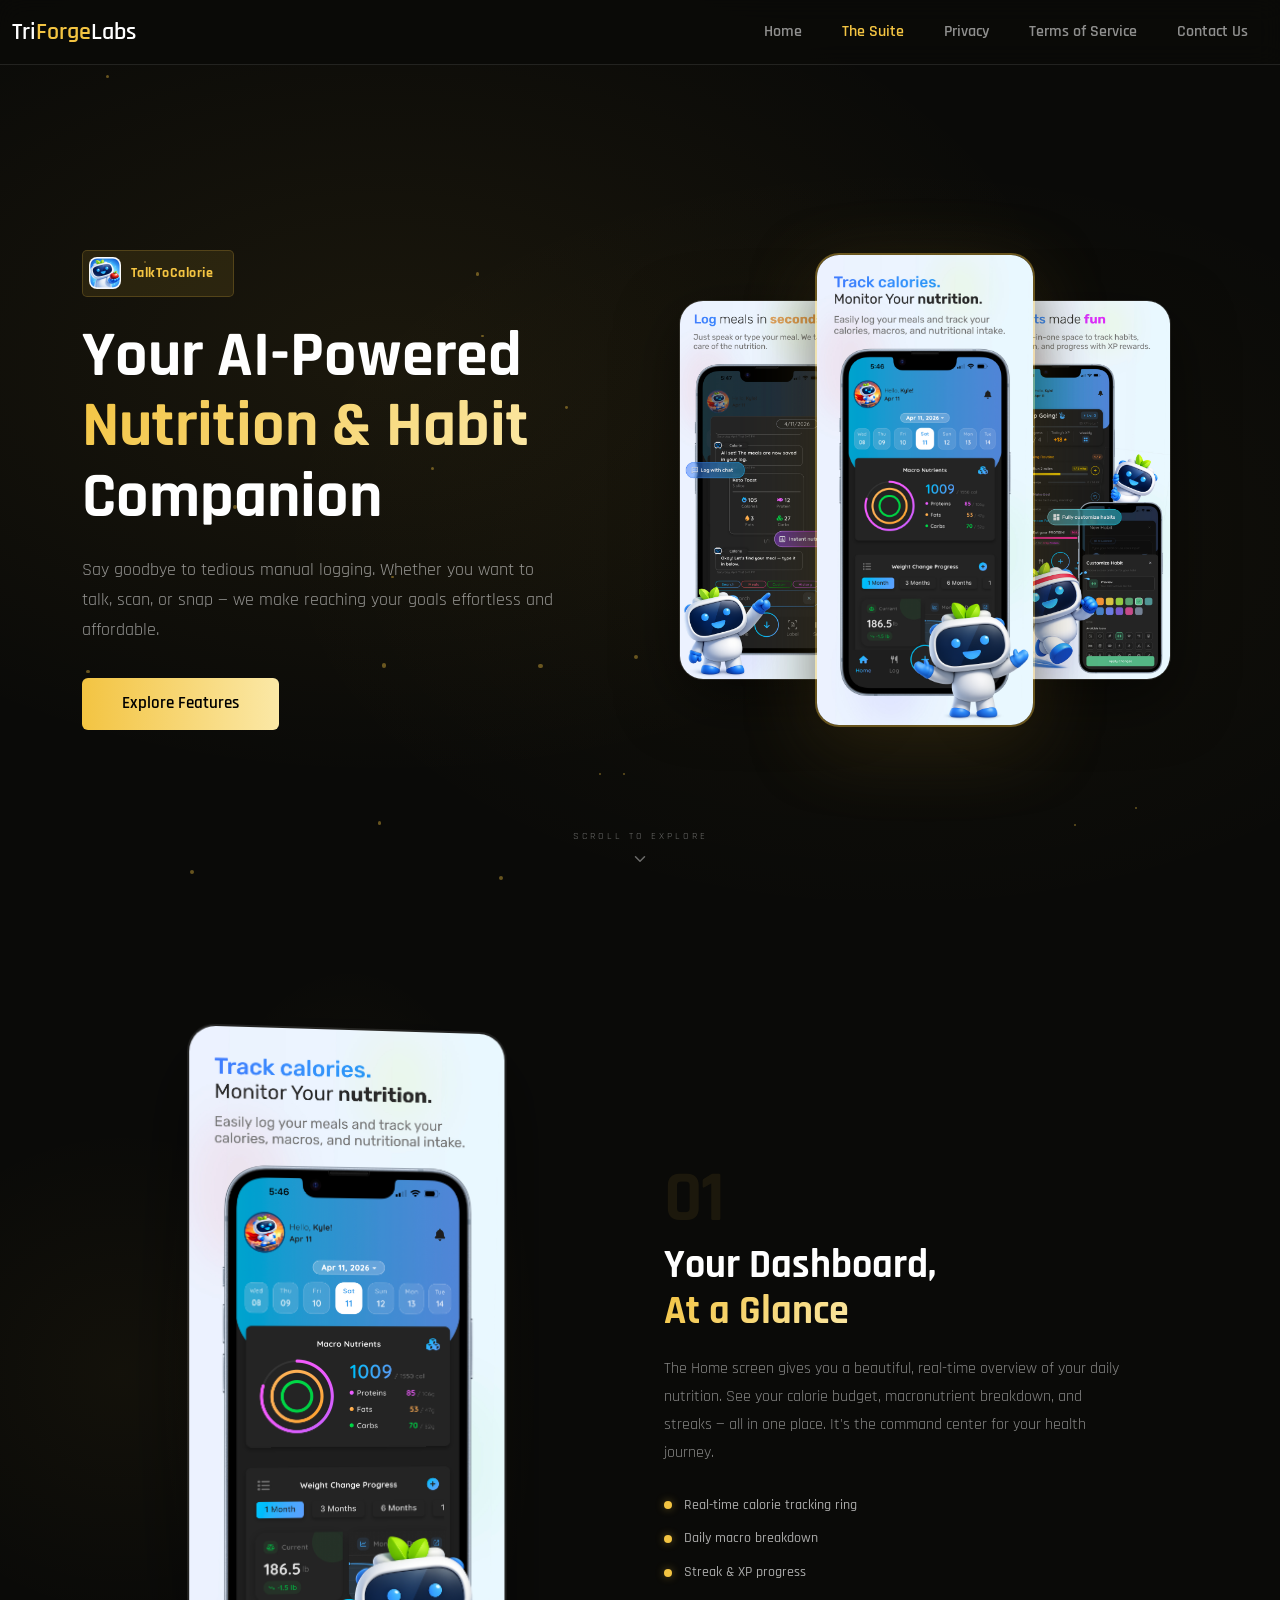
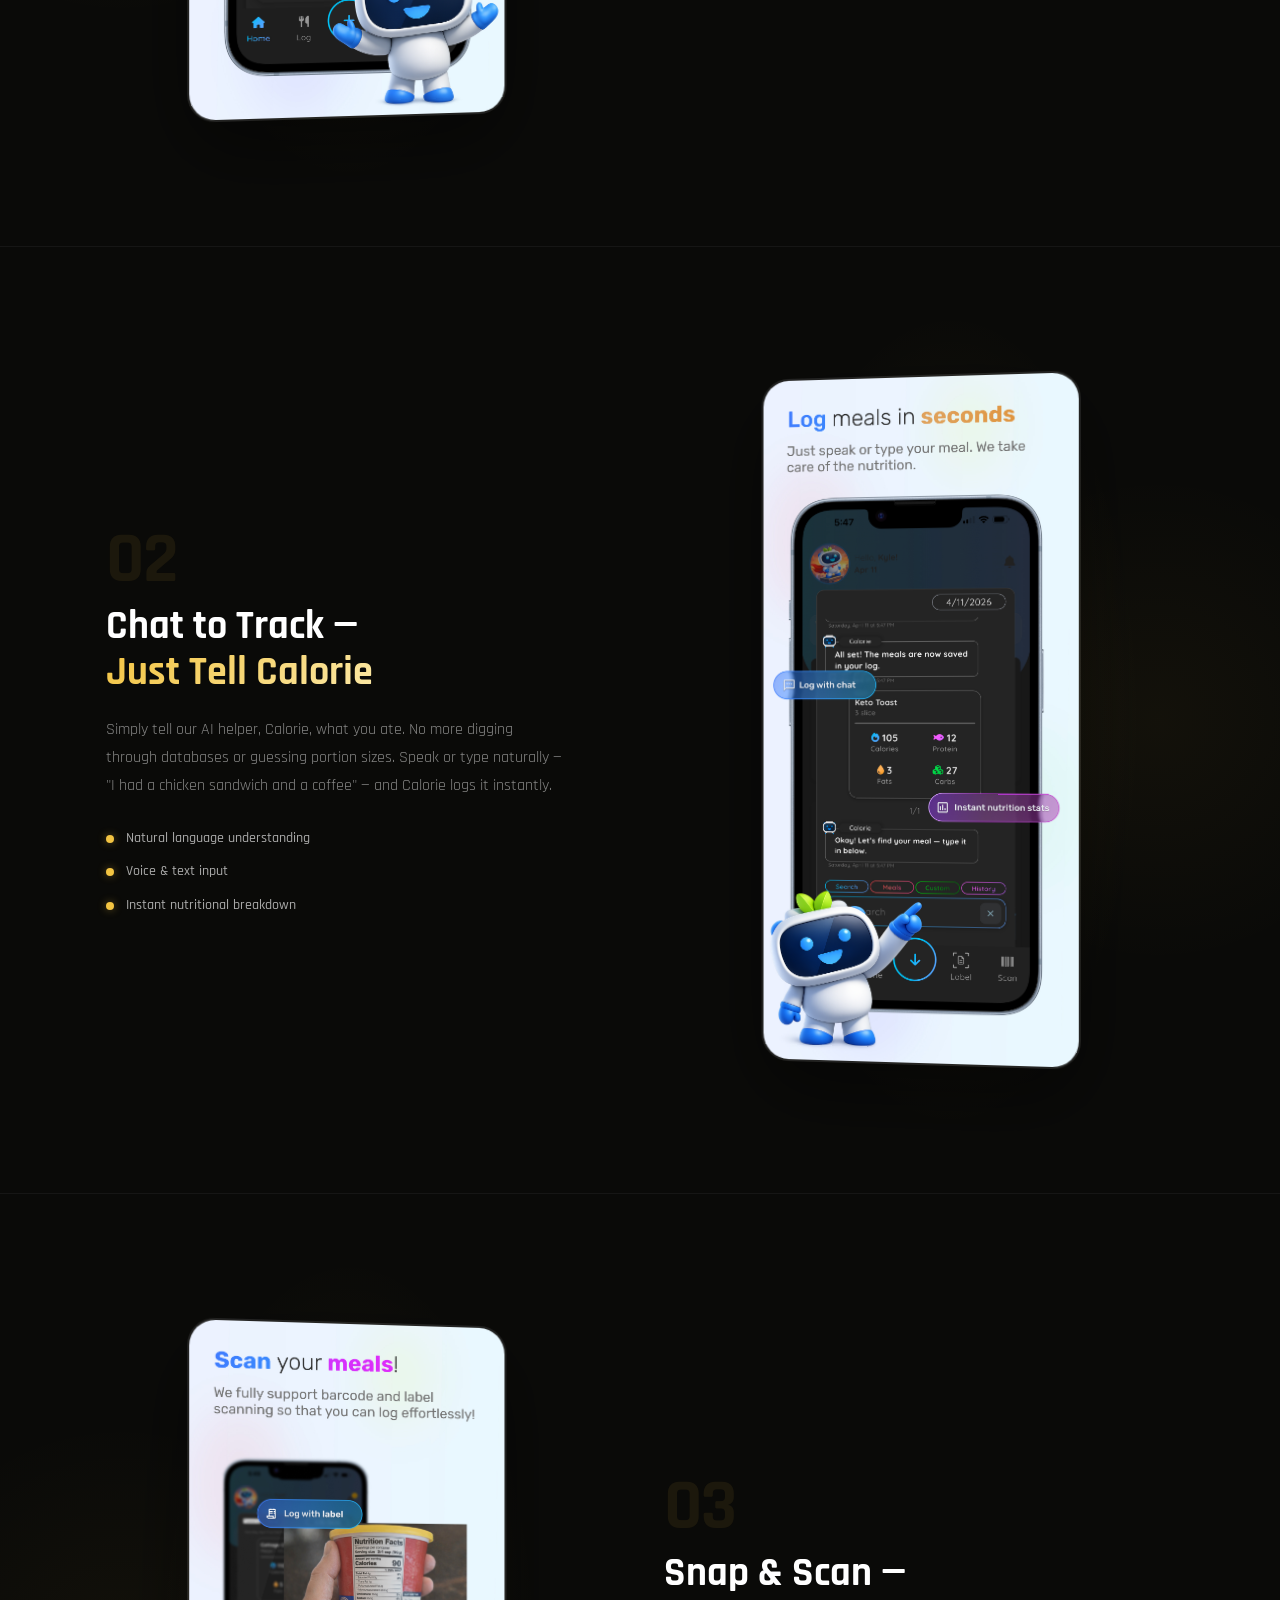
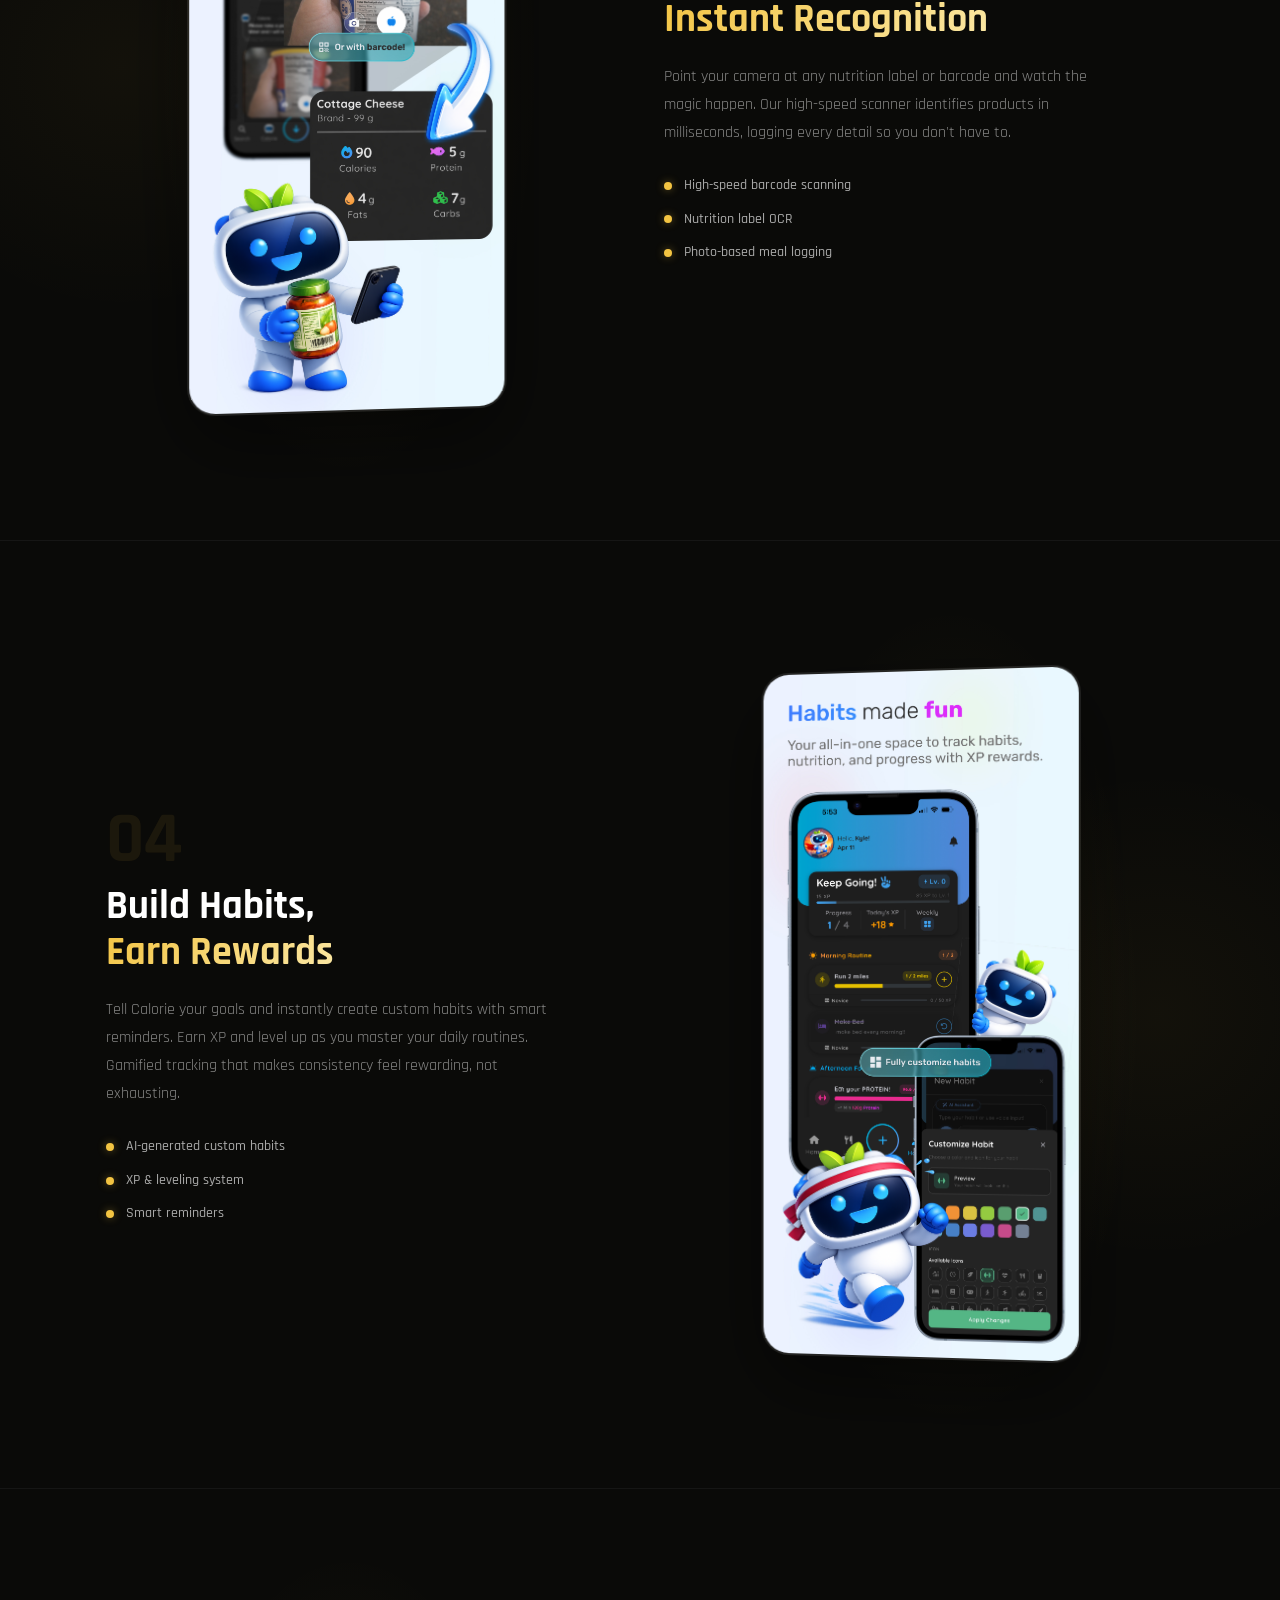
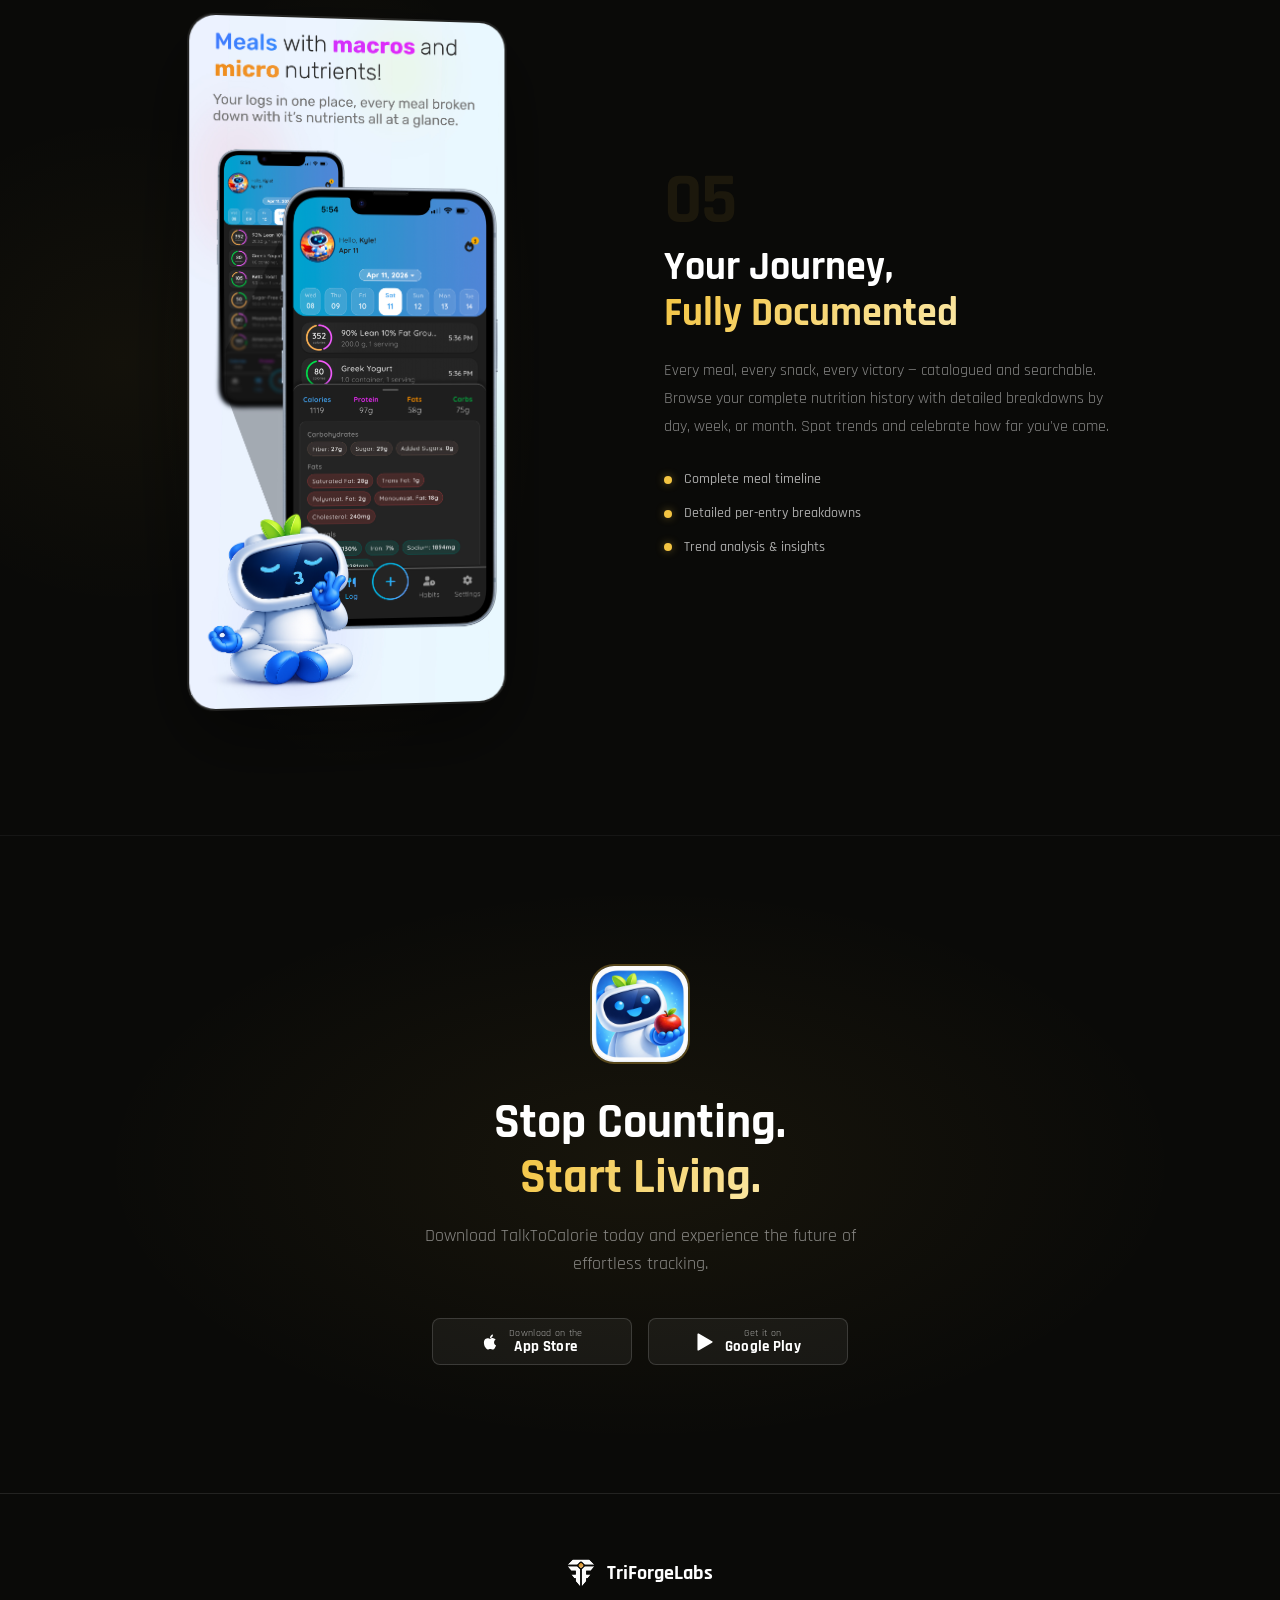
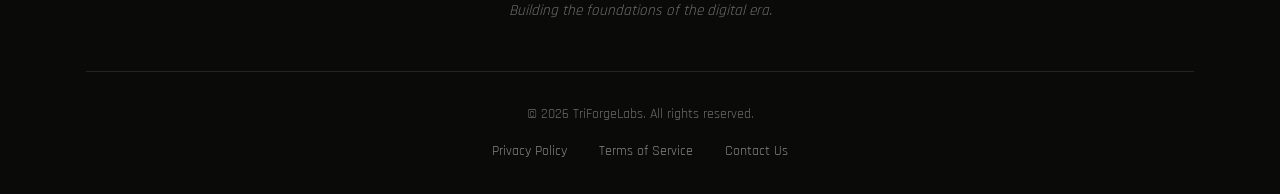
<file: pages/talktocalorie.html>
<!DOCTYPE html>
<html lang="en">

<head>
    <meta charset="UTF-8">
    <meta name="viewport" content="width=device-width, initial-scale=1">
    <title>TalkToCalorie — TriForgeLabs</title>
    <link href="https://fonts.googleapis.com/css2?family=Rajdhani:wght@400;700&display=swap" rel="stylesheet">
    <link href="https://cdn.jsdelivr.net/npm/bootstrap@5.3.0/dist/css/bootstrap.min.css" rel="stylesheet">
    <link rel="stylesheet" href="../styles.css">
</head>
<header>
    <nav class="navbar navbar-expand-lg navbar-dark">
        <div class="container-fluid">
            <a class="navbar-brand" href="../">
                Tri<span class="highlight">Forge</span>Labs
            </a>
            <button class="navbar-toggler" type="button" data-bs-toggle="collapse" data-bs-target="#navbarNav"
                aria-controls="navbarNav" aria-expanded="false" aria-label="Toggle navigation">
                <span class="navbar-toggler-icon"></span>
            </button>
            <div class="collapse navbar-collapse" id="navbarNav">
                <ul class="navbar-nav ms-auto">
                    <li class="nav-item">
                        <a class="nav-link" href="../#home">Home</a>
                    </li>
                    <li class="nav-item dropdown suite-dropdown">
                        <a class="nav-link active" href="suite.html">The Suite</a>
                        <div class="suite-dropdown-menu">
                            <a href="talktocalorie.html" class="suite-dropdown-item">
                                <img src="../assets/TalkToCalorie/app-logo.jpg" alt="TalkToCalorie" class="suite-dropdown-icon">
                                <div class="suite-dropdown-info">
                                    <span class="suite-dropdown-name">TalkToCalorie</span>
                                </div>
                            </a>
                        </div>
                    </li>
                    <li class="nav-item">
                        <a class="nav-link" href="privacy.html">Privacy</a>
                    </li>
                    <li class="nav-item">
                        <a class="nav-link" href="tos.html">Terms of Service</a>
                    </li>
                    <li class="nav-item">
                        <a class="nav-link" href="contact.html">Contact Us</a>
                    </li>
                </ul>
            </div>
        </div>
    </nav>
    <div class="navbar-underline"></div>
</header>

<body class="ttc-snap-container">
    <!-- ==================== HERO SECTION ==================== -->
    <section class="ttc-hero ttc-snap-section">
        <div class="ttc-hero-glow"></div>
        <div class="ttc-hero-particles" id="heroParticles"></div>

        <div class="container position-relative" style="z-index: 5;">
            <div class="row align-items-center ttc-hero-row">
                <!-- Left: Text -->
                <div class="col-lg-6 ttc-hero-text">
                    <div class="ttc-hero-badge animate-fade-up" style="animation-delay: 0.2s;">
                        <img src="../assets/TalkToCalorie/app-logo.jpg" alt="TalkToCalorie" class="ttc-hero-badge-icon">
                        <span>TalkToCalorie</span>
                    </div>
                    <h1 class="ttc-hero-title animate-fade-up" style="animation-delay: 0.4s;">
                        Your AI-Powered<br>
                        <span class="ttc-gradient-text">Nutrition & Habit</span><br>
                        Companion
                    </h1>
                    <p class="ttc-hero-subtitle animate-fade-up" style="animation-delay: 0.6s;">
                        Say goodbye to tedious manual logging. Whether you want to talk, scan, or snap — we make
                        reaching your goals effortless and affordable.
                    </p>
                    <div class="ttc-hero-cta animate-fade-up" style="animation-delay: 0.8s;">
                        <a href="#features" class="btn btn-primary-gold">Explore Features</a>
                    </div>
                </div>

                <!-- Right: Floating Phone Screens -->
                <div class="col-lg-6 ttc-hero-visuals">
                    <div class="ttc-floating-phones">
                        <div class="ttc-phone ttc-phone-back animate-float-in" style="animation-delay: 0.6s;">
                            <img src="../assets/TalkToCalorie/Log.jpg" alt="Log Screen">
                        </div>
                        <div class="ttc-phone ttc-phone-main animate-float-in" style="animation-delay: 0.3s;">
                            <img src="../assets/TalkToCalorie/Home.jpg" alt="Home Screen">
                        </div>
                        <div class="ttc-phone ttc-phone-side animate-float-in" style="animation-delay: 0.9s;">
                            <img src="../assets/TalkToCalorie/Habits.jpg" alt="Habits Screen">
                        </div>
                    </div>
                </div>
            </div>
        </div>

        <!-- Scroll indicator -->
        <div class="ttc-scroll-indicator animate-fade-up" style="animation-delay: 1.2s;">
            <span>SCROLL TO EXPLORE</span>
            <svg xmlns="http://www.w3.org/2000/svg" width="18" height="18" viewBox="0 0 24 24" fill="none"
                stroke="currentColor" stroke-width="2" stroke-linecap="round" stroke-linejoin="round">
                <polyline points="6 9 12 15 18 9"></polyline>
            </svg>
        </div>
    </section>

    <!-- ==================== FEATURE SECTIONS ==================== -->
    <div id="features">

        <!-- SECTION 1: HOME -->
        <section class="ttc-feature-section ttc-section-home ttc-snap-section">
            <div class="container">
                <div class="row align-items-center g-5">
                    <div class="col-lg-6 ttc-feature-img-col ttc-reveal">
                        <div class="ttc-device-frame ttc-tilt-left">
                            <div class="ttc-device-glow"></div>
                            <img src="../assets/TalkToCalorie/Home.jpg" alt="Home Dashboard"
                                class="ttc-device-screenshot">
                        </div>
                    </div>
                    <div class="col-lg-6 ttc-feature-text-col ttc-reveal">
                        <div class="ttc-feature-number">01</div>
                        <h2 class="ttc-feature-title">Your Dashboard,<br><span class="ttc-gradient-text">At a Glance</span></h2>
                        <p class="ttc-feature-description">
                            The Home screen gives you a beautiful, real-time overview of your daily nutrition. See your
                            calorie budget, macronutrient breakdown, and streaks — all in one place. It's the command
                            center for your health journey.
                        </p>
                        <div class="ttc-feature-highlights">
                            <div class="ttc-highlight-item">
                                <div class="ttc-highlight-dot"></div>
                                <span>Real-time calorie tracking ring</span>
                            </div>
                            <div class="ttc-highlight-item">
                                <div class="ttc-highlight-dot"></div>
                                <span>Daily macro breakdown</span>
                            </div>
                            <div class="ttc-highlight-item">
                                <div class="ttc-highlight-dot"></div>
                                <span>Streak & XP progress</span>
                            </div>
                        </div>
                    </div>
                </div>
            </div>
        </section>

        <!-- SECTION 2: LOG -->
        <section class="ttc-feature-section ttc-section-log ttc-snap-section">
            <div class="container">
                <div class="row align-items-center g-5 flex-lg-row-reverse">
                    <div class="col-lg-6 ttc-feature-img-col ttc-reveal">
                        <div class="ttc-device-frame ttc-tilt-right">
                            <div class="ttc-device-glow ttc-glow-right"></div>
                            <img src="../assets/TalkToCalorie/Log.jpg" alt="AI Chat Log"
                                class="ttc-device-screenshot">
                        </div>
                    </div>
                    <div class="col-lg-6 ttc-feature-text-col ttc-reveal">
                        <div class="ttc-feature-number">02</div>
                        <h2 class="ttc-feature-title">Chat to Track —<br><span class="ttc-gradient-text">Just Tell Calorie</span></h2>
                        <p class="ttc-feature-description">
                            Simply tell our AI helper, Calorie, what you ate. No more digging through databases or
                            guessing portion sizes. Speak or type naturally — "I had a chicken sandwich and a coffee" —
                            and Calorie logs it instantly.
                        </p>
                        <div class="ttc-feature-highlights">
                            <div class="ttc-highlight-item">
                                <div class="ttc-highlight-dot"></div>
                                <span>Natural language understanding</span>
                            </div>
                            <div class="ttc-highlight-item">
                                <div class="ttc-highlight-dot"></div>
                                <span>Voice & text input</span>
                            </div>
                            <div class="ttc-highlight-item">
                                <div class="ttc-highlight-dot"></div>
                                <span>Instant nutritional breakdown</span>
                            </div>
                        </div>
                    </div>
                </div>
            </div>
        </section>

        <!-- SECTION 3: BARCODE & SCAN -->
        <section class="ttc-feature-section ttc-section-scan ttc-snap-section">
            <div class="container">
                <div class="row align-items-center g-5">
                    <div class="col-lg-6 ttc-feature-img-col ttc-reveal">
                        <div class="ttc-device-frame ttc-tilt-left">
                            <div class="ttc-device-glow"></div>
                            <img src="../assets/TalkToCalorie/Barcode %26 Scan.jpg" alt="Barcode Scanner"
                                class="ttc-device-screenshot">
                        </div>
                    </div>
                    <div class="col-lg-6 ttc-feature-text-col ttc-reveal">
                        <div class="ttc-feature-number">03</div>
                        <h2 class="ttc-feature-title">Snap & Scan —<br><span class="ttc-gradient-text">Instant Recognition</span></h2>
                        <p class="ttc-feature-description">
                            Point your camera at any nutrition label or barcode and watch the magic happen. Our
                            high-speed scanner identifies products in milliseconds, logging every detail so you don't
                            have to.
                        </p>
                        <div class="ttc-feature-highlights">
                            <div class="ttc-highlight-item">
                                <div class="ttc-highlight-dot"></div>
                                <span>High-speed barcode scanning</span>
                            </div>
                            <div class="ttc-highlight-item">
                                <div class="ttc-highlight-dot"></div>
                                <span>Nutrition label OCR</span>
                            </div>
                            <div class="ttc-highlight-item">
                                <div class="ttc-highlight-dot"></div>
                                <span>Photo-based meal logging</span>
                            </div>
                        </div>
                    </div>
                </div>
            </div>
        </section>

        <!-- SECTION 4: HABITS -->
        <section class="ttc-feature-section ttc-section-habits ttc-snap-section">
            <div class="container">
                <div class="row align-items-center g-5 flex-lg-row-reverse">
                    <div class="col-lg-6 ttc-feature-img-col ttc-reveal">
                        <div class="ttc-device-frame ttc-tilt-right">
                            <div class="ttc-device-glow ttc-glow-right"></div>
                            <img src="../assets/TalkToCalorie/Habits.jpg" alt="Habit Tracking"
                                class="ttc-device-screenshot">
                        </div>
                    </div>
                    <div class="col-lg-6 ttc-feature-text-col ttc-reveal">
                        <div class="ttc-feature-number">04</div>
                        <h2 class="ttc-feature-title">Build Habits,<br><span class="ttc-gradient-text">Earn Rewards</span></h2>
                        <p class="ttc-feature-description">
                            Tell Calorie your goals and instantly create custom habits with smart reminders. Earn XP and
                            level up as you master your daily routines. Gamified tracking that makes consistency feel
                            rewarding, not exhausting.
                        </p>
                        <div class="ttc-feature-highlights">
                            <div class="ttc-highlight-item">
                                <div class="ttc-highlight-dot"></div>
                                <span>AI-generated custom habits</span>
                            </div>
                            <div class="ttc-highlight-item">
                                <div class="ttc-highlight-dot"></div>
                                <span>XP & leveling system</span>
                            </div>
                            <div class="ttc-highlight-item">
                                <div class="ttc-highlight-dot"></div>
                                <span>Smart reminders</span>
                            </div>
                        </div>
                    </div>
                </div>
            </div>
        </section>

        <!-- SECTION 5: LOG HISTORY -->
        <section class="ttc-feature-section ttc-section-history ttc-snap-section">
            <div class="container">
                <div class="row align-items-center g-5">
                    <div class="col-lg-6 ttc-feature-img-col ttc-reveal">
                        <div class="ttc-device-frame ttc-tilt-left">
                            <div class="ttc-device-glow"></div>
                            <img src="../assets/TalkToCalorie/Log History.jpg" alt="Log History"
                                class="ttc-device-screenshot">
                        </div>
                    </div>
                    <div class="col-lg-6 ttc-feature-text-col ttc-reveal">
                        <div class="ttc-feature-number">05</div>
                        <h2 class="ttc-feature-title">Your Journey,<br><span class="ttc-gradient-text">Fully Documented</span></h2>
                        <p class="ttc-feature-description">
                            Every meal, every snack, every victory — catalogued and searchable. Browse your complete
                            nutrition history with detailed breakdowns by day, week, or month. Spot trends and celebrate
                            how far you've come.
                        </p>
                        <div class="ttc-feature-highlights">
                            <div class="ttc-highlight-item">
                                <div class="ttc-highlight-dot"></div>
                                <span>Complete meal timeline</span>
                            </div>
                            <div class="ttc-highlight-item">
                                <div class="ttc-highlight-dot"></div>
                                <span>Detailed per-entry breakdowns</span>
                            </div>
                            <div class="ttc-highlight-item">
                                <div class="ttc-highlight-dot"></div>
                                <span>Trend analysis & insights</span>
                            </div>
                        </div>
                    </div>
                </div>
            </div>
        </section>

    </div>

    <!-- ==================== CTA / DOWNLOAD SECTION ==================== -->
    <section class="ttc-cta-section ttc-snap-section">
        <div class="ttc-cta-glow"></div>
        <div class="container position-relative" style="z-index: 2;">
            <div class="ttc-cta-content text-center ttc-reveal">
                <img src="../assets/TalkToCalorie/app-logo.jpg" alt="TalkToCalorie Icon"
                    class="ttc-cta-icon animate-pulse-glow">
                <h2 class="ttc-cta-title">Stop Counting.<br><span class="ttc-gradient-text">Start Living.</span></h2>
                <p class="ttc-cta-subtitle">Download TalkToCalorie today and experience the future of effortless
                    tracking.</p>

                <div class="ttc-cta-buttons">
                    <a href="#" class="store-btn store-btn-apple" aria-label="Download on the App Store">
                        <svg xmlns="http://www.w3.org/2000/svg" width="18" height="18" viewBox="0 0 24 24" fill="currentColor">
                            <path d="M18.71 19.5c-.83 1.24-1.71 2.45-3.05 2.47-1.34.03-1.77-.79-3.29-.79-1.53 0-2 .77-3.27.82-1.31.05-2.3-1.32-3.14-2.53C4.25 17 2.94 12.45 4.7 9.39c.87-1.52 2.43-2.48 4.12-2.51 1.28-.02 2.5.87 3.29.87.78 0 2.26-1.07 3.8-.91.65.03 2.47.26 3.64 1.98-.09.06-2.17 1.28-2.15 3.81.03 3.02 2.65 4.03 2.68 4.04-.03.07-.42 1.44-1.38 2.83M13 3.5c.73-.83 1.94-1.46 2.94-1.5.13 1.17-.34 2.35-1.04 3.19-.69.85-1.83 1.51-2.95 1.42-.15-1.15.41-2.35 1.05-3.11z"/>
                        </svg>
                        <div class="store-btn-text">
                            <span class="store-btn-small">Download on the</span>
                            <span class="store-btn-large">App Store</span>
                        </div>
                    </a>
                    <a href="#" class="store-btn store-btn-google" aria-label="Get it on Google Play">
                        <svg xmlns="http://www.w3.org/2000/svg" width="20" height="20" viewBox="0 0 24 24" fill="currentColor">
                            <path d="M20.437 11.16l-15.98-9.22a1 1 0 0 0-1.5.86v18.4a1 1 0 0 0 1.5.86l15.98-9.22a.97.97 0 0 0 0-1.68z"/>
                        </svg>
                        <div class="store-btn-text">
                            <span class="store-btn-small">Get it on</span>
                            <span class="store-btn-large">Google Play</span>
                        </div>
                    </a>
                </div>
            </div>
        </div>
    </section>

    <!-- Footer -->
    <footer class="site-footer">
        <div class="footer-divider-top"></div>
        <div class="container">
            <div class="footer-main">
                <div class="footer-brand">
                    <div class="footer-logo">
                        <img src="../assets/triforge_logo_light.svg" alt="TriForgeLabs Logo" class="footer-logo-icon">
                        <span class="footer-brand-name">TriForgeLabs</span>
                    </div>
                    <p class="footer-tagline">Building the foundations of the digital era.</p>
                </div>
            </div>
            <div class="footer-divider"></div>
            <div class="footer-bottom">
                <p class="footer-copyright">© <span id="current-year"></span> TriForgeLabs. All rights reserved.</p>
                <div class="footer-links">
                    <a href="privacy.html" class="footer-link">Privacy Policy</a>
                    <a href="tos.html" class="footer-link">Terms of Service</a>
                    <a href="contact.html" class="footer-link">Contact Us</a>
                </div>
            </div>
        </div>
    </footer>

    <script src="https://cdn.jsdelivr.net/npm/bootstrap@5.3.0/dist/js/bootstrap.bundle.min.js"></script>
    <script>
        document.getElementById('current-year').textContent = new Date().getFullYear();

        // ===== Scroll-triggered reveal animations =====
        const revealElements = document.querySelectorAll('.ttc-reveal');

        const revealObserver = new IntersectionObserver((entries) => {
            entries.forEach(entry => {
                if (entry.isIntersecting) {
                    entry.target.classList.add('ttc-revealed');
                    revealObserver.unobserve(entry.target);
                }
            });
        }, {
            threshold: 0.15,
            rootMargin: '0px 0px -60px 0px'
        });

        revealElements.forEach(el => revealObserver.observe(el));

        // ===== Floating particles in hero =====
        const particleContainer = document.getElementById('heroParticles');
        if (particleContainer) {
            for (let i = 0; i < 30; i++) {
                const particle = document.createElement('div');
                particle.classList.add('ttc-particle');
                particle.style.left = Math.random() * 100 + '%';
                particle.style.top = Math.random() * 100 + '%';
                particle.style.animationDelay = Math.random() * 6 + 's';
                particle.style.animationDuration = (4 + Math.random() * 6) + 's';
                particle.style.width = particle.style.height = (2 + Math.random() * 3) + 'px';
                particleContainer.appendChild(particle);
            }
        }

        // ===== Parallax on phone images =====
        const phones = document.querySelectorAll('.ttc-phone');
        window.addEventListener('scroll', () => {
            const scrollY = window.scrollY;
            phones.forEach((phone, i) => {
                const speed = (i - 1) * 0.03;
                phone.style.transform = `translateY(${scrollY * speed}px)`;
            });
        });

        // ===== Smooth scroll for anchor links =====
        document.querySelectorAll('a[href^="#"]').forEach(anchor => {
            anchor.addEventListener('click', function (e) {
                e.preventDefault();
                const target = document.querySelector(this.getAttribute('href'));
                if (target) {
                    target.scrollIntoView({ behavior: 'smooth', block: 'start' });
                }
            });
        });
    </script>
</body>

</html>
</file>
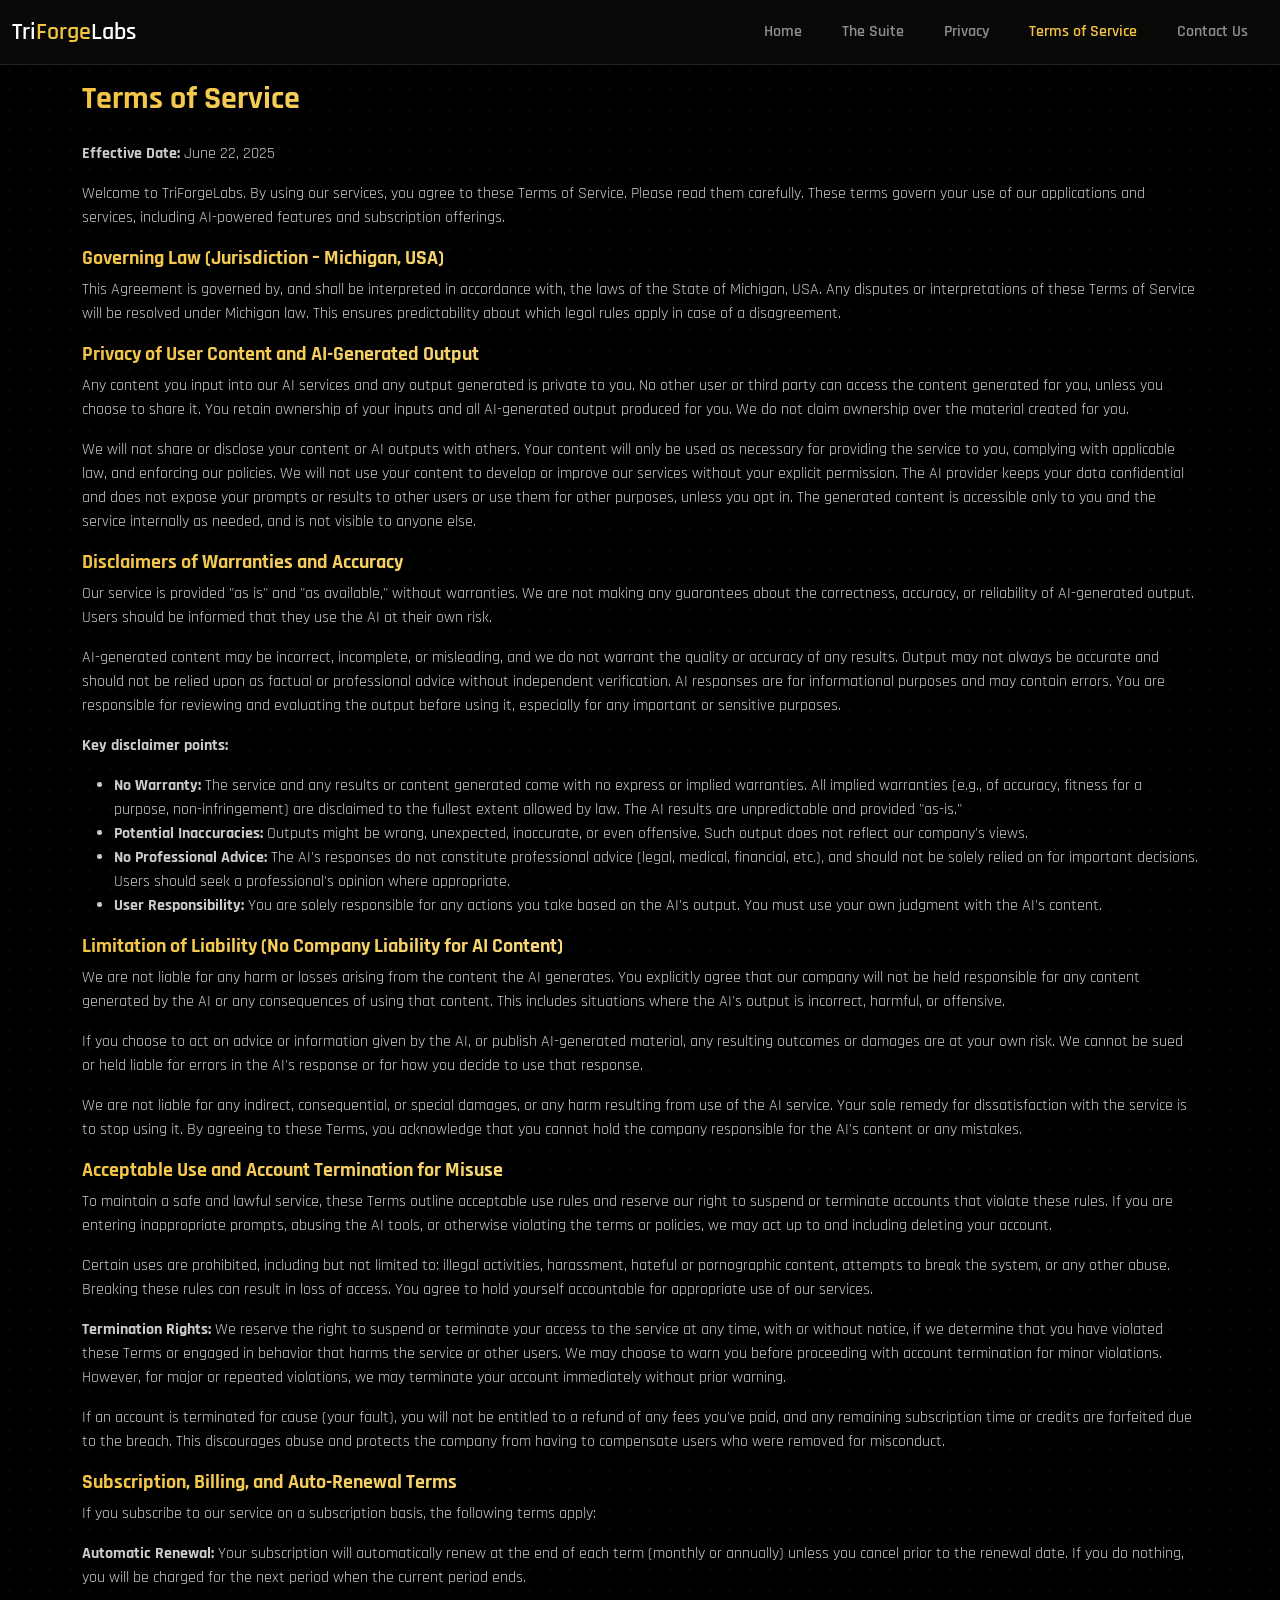
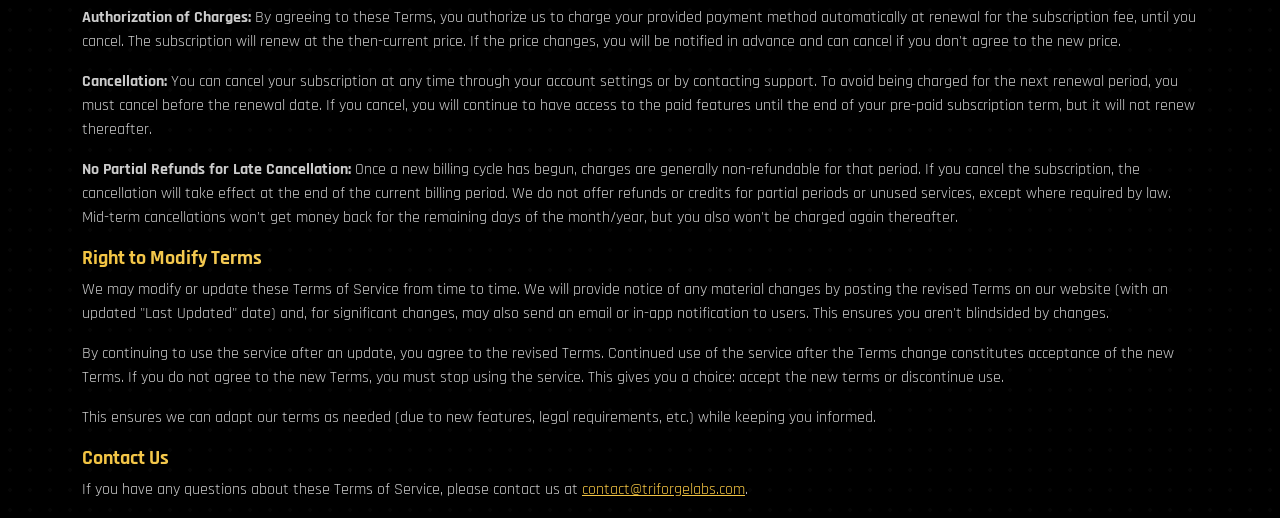
<file: pages/tos.html>
<!DOCTYPE html>
<html lang="en">

<head>
    <meta charset="UTF-8">
    <meta name="viewport" content="width=device-width, initial-scale=1">
    <title>TriForgeLabs</title>
    <!-- Google Fonts: Rajdhani -->
    <link href="https://fonts.googleapis.com/css2?family=Rajdhani:wght@400;700&display=swap" rel="stylesheet">
    <!-- Bootstrap CSS -->
    <link href="https://cdn.jsdelivr.net/npm/bootstrap@5.3.0/dist/css/bootstrap.min.css" rel="stylesheet">
    <!-- Custom CSS -->
    <link rel="stylesheet" href="../styles.css">
</head>
<header>
    <nav class="navbar navbar-expand-lg navbar-dark">
        <div class="container-fluid">
            <a class="navbar-brand" href="../">
                Tri<span class="highlight">Forge</span>Labs
            </a>
            <button class="navbar-toggler" type="button" data-bs-toggle="collapse" data-bs-target="#navbarNav"
                aria-controls="navbarNav" aria-expanded="false" aria-label="Toggle navigation">
                <span class="navbar-toggler-icon"></span>
            </button>
            <div class="collapse navbar-collapse" id="navbarNav">
                <ul class="navbar-nav ms-auto">
                    <li class="nav-item">
                        <a class="nav-link" href="../#home">Home</a>
                    </li>
                    <li class="nav-item dropdown suite-dropdown">
                        <a class="nav-link" href="suite.html">The Suite</a>
                        <div class="suite-dropdown-menu">
                            <a href="talktocalorie.html" class="suite-dropdown-item">
                                <img src="../assets/TalkToCalorie/app-logo.jpg" alt="TalkToCalorie" class="suite-dropdown-icon">
                                <div class="suite-dropdown-info">
                                    <span class="suite-dropdown-name">TalkToCalorie</span>
                                </div>
                            </a>
                        </div>
                    </li>
                    <li class="nav-item">
                        <a class="nav-link" href="privacy.html">Privacy</a>
                    </li>
                    <li class="nav-item">
                        <a class="nav-link active" href="tos.html">Terms of Service</a>
                    </li>
                    <li class="nav-item">
                        <a class="nav-link" href="contact.html">Contact Us</a>
                    </li>
                </ul>
            </div>
        </div>
    </nav>
    <div class="navbar-underline"></div>
</header>

<body style="padding-top: 80px;">
    <!-- Terms of Service Section -->
    <div class="container">
        <h2 class="mb-4 privacy-title">Terms of Service</h2>
        <p class="privacy-meta">
            <strong>Effective Date:</strong> June 22, 2025
        </p>
        <p class="privacy-text">
            Welcome to TriForgeLabs. By using our services, you agree to these Terms of Service. Please read them carefully. These terms govern your use of our applications and services, including AI-powered features and subscription offerings.
        </p>

        <h5 class="privacy-heading">Governing Law (Jurisdiction – Michigan, USA)</h5>
        <p class="privacy-text">
            This Agreement is governed by, and shall be interpreted in accordance with, the laws of the State of Michigan, USA. Any disputes or interpretations of these Terms of Service will be resolved under Michigan law. This ensures predictability about which legal rules apply in case of a disagreement.
        </p>

        <h5 class="privacy-heading">Privacy of User Content and AI-Generated Output</h5>
        <p class="privacy-text">
            Any content you input into our AI services and any output generated is private to you. No other user or third party can access the content generated for you, unless you choose to share it. You retain ownership of your inputs and all AI-generated output produced for you. We do not claim ownership over the material created for you.
        </p>
        <p class="privacy-text">
            We will not share or disclose your content or AI outputs with others. Your content will only be used as necessary for providing the service to you, complying with applicable law, and enforcing our policies. We will not use your content to develop or improve our services without your explicit permission. The AI provider keeps your data confidential and does not expose your prompts or results to other users or use them for other purposes, unless you opt in. The generated content is accessible only to you and the service internally as needed, and is not visible to anyone else.
        </p>

        <h5 class="privacy-heading">Disclaimers of Warranties and Accuracy</h5>
        <p class="privacy-text">
            Our service is provided "as is" and "as available," without warranties. We are not making any guarantees about the correctness, accuracy, or reliability of AI-generated output. Users should be informed that they use the AI at their own risk.
        </p>
        <p class="privacy-text">
            AI-generated content may be incorrect, incomplete, or misleading, and we do not warrant the quality or accuracy of any results. Output may not always be accurate and should not be relied upon as factual or professional advice without independent verification. AI responses are for informational purposes and may contain errors. You are responsible for reviewing and evaluating the output before using it, especially for any important or sensitive purposes.
        </p>
        <p class="privacy-text">
            <strong>Key disclaimer points:</strong>
        </p>
        <ul class="privacy-list">
            <li><strong>No Warranty:</strong> The service and any results or content generated come with no express or implied warranties. All implied warranties (e.g., of accuracy, fitness for a purpose, non-infringement) are disclaimed to the fullest extent allowed by law. The AI results are unpredictable and provided "as-is."</li>
            <li><strong>Potential Inaccuracies:</strong> Outputs might be wrong, unexpected, inaccurate, or even offensive. Such output does not reflect our company's views.</li>
            <li><strong>No Professional Advice:</strong> The AI's responses do not constitute professional advice (legal, medical, financial, etc.), and should not be solely relied on for important decisions. Users should seek a professional's opinion where appropriate.</li>
            <li><strong>User Responsibility:</strong> You are solely responsible for any actions you take based on the AI's output. You must use your own judgment with the AI's content.</li>
        </ul>

        <h5 class="privacy-heading">Limitation of Liability (No Company Liability for AI Content)</h5>
        <p class="privacy-text">
            We are not liable for any harm or losses arising from the content the AI generates. You explicitly agree that our company will not be held responsible for any content generated by the AI or any consequences of using that content. This includes situations where the AI's output is incorrect, harmful, or offensive.
        </p>
        <p class="privacy-text">
            If you choose to act on advice or information given by the AI, or publish AI-generated material, any resulting outcomes or damages are at your own risk. We cannot be sued or held liable for errors in the AI's response or for how you decide to use that response.
        </p>
        <p class="privacy-text">
            We are not liable for any indirect, consequential, or special damages, or any harm resulting from use of the AI service. Your sole remedy for dissatisfaction with the service is to stop using it. By agreeing to these Terms, you acknowledge that you cannot hold the company responsible for the AI's content or any mistakes.
        </p>

        <h5 class="privacy-heading">Acceptable Use and Account Termination for Misuse</h5>
        <p class="privacy-text">
            To maintain a safe and lawful service, these Terms outline acceptable use rules and reserve our right to suspend or terminate accounts that violate these rules. If you are entering inappropriate prompts, abusing the AI tools, or otherwise violating the terms or policies, we may act up to and including deleting your account.
        </p>
        <p class="privacy-text">
            Certain uses are prohibited, including but not limited to: illegal activities, harassment, hateful or pornographic content, attempts to break the system, or any other abuse. Breaking these rules can result in loss of access. You agree to hold yourself accountable for appropriate use of our services.
        </p>
        <p class="privacy-text">
            <strong>Termination Rights:</strong> We reserve the right to suspend or terminate your access to the service at any time, with or without notice, if we determine that you have violated these Terms or engaged in behavior that harms the service or other users. We may choose to warn you before proceeding with account termination for minor violations. However, for major or repeated violations, we may terminate your account immediately without prior warning.
        </p>
        <p class="privacy-text">
            If an account is terminated for cause (your fault), you will not be entitled to a refund of any fees you've paid, and any remaining subscription time or credits are forfeited due to the breach. This discourages abuse and protects the company from having to compensate users who were removed for misconduct.
        </p>

        <h5 class="privacy-heading">Subscription, Billing, and Auto-Renewal Terms</h5>
        <p class="privacy-text">
            If you subscribe to our service on a subscription basis, the following terms apply:
        </p>
        <p class="privacy-text">
            <strong>Automatic Renewal:</strong> Your subscription will automatically renew at the end of each term (monthly or annually) unless you cancel prior to the renewal date. If you do nothing, you will be charged for the next period when the current period ends.
        </p>
        <p class="privacy-text">
            <strong>Authorization of Charges:</strong> By agreeing to these Terms, you authorize us to charge your provided payment method automatically at renewal for the subscription fee, until you cancel. The subscription will renew at the then-current price. If the price changes, you will be notified in advance and can cancel if you don't agree to the new price.
        </p>
        <p class="privacy-text">
            <strong>Cancellation:</strong> You can cancel your subscription at any time through your account settings or by contacting support. To avoid being charged for the next renewal period, you must cancel before the renewal date. If you cancel, you will continue to have access to the paid features until the end of your pre-paid subscription term, but it will not renew thereafter.
        </p>
        <p class="privacy-text">
            <strong>No Partial Refunds for Late Cancellation:</strong> Once a new billing cycle has begun, charges are generally non-refundable for that period. If you cancel the subscription, the cancellation will take effect at the end of the current billing period. We do not offer refunds or credits for partial periods or unused services, except where required by law. Mid-term cancellations won't get money back for the remaining days of the month/year, but you also won't be charged again thereafter.
        </p>

        <h5 class="privacy-heading">Right to Modify Terms</h5>
        <p class="privacy-text">
            We may modify or update these Terms of Service from time to time. We will provide notice of any material changes by posting the revised Terms on our website (with an updated "Last Updated" date) and, for significant changes, may also send an email or in-app notification to users. This ensures you aren't blindsided by changes.
        </p>
        <p class="privacy-text">
            By continuing to use the service after an update, you agree to the revised Terms. Continued use of the service after the Terms change constitutes acceptance of the new Terms. If you do not agree to the new Terms, you must stop using the service. This gives you a choice: accept the new terms or discontinue use.
        </p>
        <p class="privacy-text">
            This ensures we can adapt our terms as needed (due to new features, legal requirements, etc.) while keeping you informed.
        </p>

        <h5 class="privacy-heading">Contact Us</h5>
        <p class="privacy-text">
            If you have any questions about these Terms of Service, please contact us at
            <a href="mailto:contact@triforgelabs.com" class="privacy-link">contact@triforgelabs.com</a>.
        </p>
    </div>

    <!-- Bootstrap JS -->
    <script src="https://cdn.jsdelivr.net/npm/bootstrap@5.3.0/dist/js/bootstrap.bundle.min.js"></script>
</body>
</file>
<file: styles.css>
/* Apply Rajdhani font throughout the site */
body,
header {
  font-family: 'Rajdhani', sans-serif;
  background-color: #000;
  color: #fff;
  /* Dotted pattern */
  background-image:
    radial-gradient(rgba(255, 255, 255, 0.025) 2px, transparent 0);
  background-size: 20px 20px;
  background-position: 0 0;
}

/* Brand styling: default white text */
.navbar-brand {
  font-weight: 600;
  color: #fff;
  font-size: 1.5rem;
}

/* Highlight the "Forge" portion in yellow */
.highlight {
  color: #F3C442;
}

/* Navbar navigation link styling with increased spacing and weight */
.navbar-nav .nav-link {
  margin: 0 0.75rem;
  font-weight: 600;
  padding: 0.75rem 1rem;
  transition: color 0.3s ease;
}

/* Active navbar item in yellow */
.navbar-nav .nav-link.active {
  color: #F3C442 !important;
}

/* Hover effect switches link color to yellow */
.navbar-nav .nav-link:hover {
  color: #F3C442 !important;
}

/* Hero section styles */
.hero-section {
  display: flex;
  min-height: 100vh;
  width: 100%;
  background: #0a0a08;
  position: relative;
  overflow: hidden;
  padding: 0 5%;
  box-sizing: border-box;
}

/* Nebula background glow */
.nebula-bg {
  position: absolute;
  inset: 0;
  background: radial-gradient(circle at 50% 50%, rgba(243, 196, 66, 0.05) 0%, rgba(10, 10, 8, 1) 70%);
  z-index: 1;
}

/* Node visualization */
.node-visualization {
  position: absolute;
  inset: 0;
  width: 100%;
  height: 100%;
  z-index: 2;
  opacity: 0.4;
}

.node-glow {
  filter: drop-shadow(0 0 8px rgba(243, 196, 66, 0.6));
}

/* Star styles - animations handled by JavaScript */
.star {
  opacity: 0.1;
  transition: opacity 0.1s ease;
}

/* Shooting Star */
.shooting-star-container {
  position: absolute;
  inset: 0;
  overflow: hidden;
  pointer-events: none;
  z-index: 3;
}

.shooting-star {
  position: absolute;
  top: 0;
  left: 0;
  opacity: 0;
  will-change: transform, opacity;
}

.shooting-star-head {
  width: 6px;
  height: 6px;
  background: #fff;
  border-radius: 50%;
  box-shadow: 0 0 10px 2px rgba(255, 255, 255, 0.8),
    0 0 20px 4px rgba(243, 196, 66, 0.6);
}

.shooting-star-trail {
  position: absolute;
  right: 6px;
  top: 50%;
  transform: translateY(-50%);
  width: 120px;
  height: 2px;
  background: linear-gradient(to left,
      rgba(255, 255, 255, 0.9) 0%,
      rgba(243, 196, 66, 0.6) 20%,
      rgba(243, 196, 66, 0.3) 50%,
      transparent 100%);
  border-radius: 2px;
}

/* Planet styles */
.planet-container {
  position: absolute;
  width: 550px;
  height: 550px;
  z-index: 2;
  opacity: 0.5;
  top: 50%;
  left: 50%;
  transform: translate(-50%, -50%);
  animation: planetIntro 2s ease-in-out forwards;
}

@keyframes planetIntro {
  0% {
    transform: translate(-50%, -50%) scale(1.2);
    opacity: 0.1;
  }
  100% {
    transform: translate(-50%, -50%) scale(1);
    opacity: 0.9;
  }
}

.planet-svg {
  width: 100%;
  height: 100%;
  overflow: visible;
}

.planet-surface {
  transition: transform 0.1s linear;
}

.orbiting-dot {
  filter: drop-shadow(0 0 6px rgba(243, 196, 66, 0.8));
  transition: opacity 0.3s ease;
}

.hero-title-large {
  font-size: 5.5rem;
  font-weight: 700;
  line-height: 1.1;
  letter-spacing: -2px;
  background: linear-gradient(to right, #F3C442 0%, #ffffff 100%);
  -webkit-background-clip: text;
  -webkit-text-fill-color: transparent;
  background-clip: text;
}

.hero-subtitle-centered {
  color: #888;
  font-size: 1.1rem;
  line-height: 1.6;
  max-width: 600px;
  margin: 0 auto;
}

.hero-buttons {
  display: flex;
  gap: 1rem;
  justify-content: center;
  flex-wrap: wrap;
}

.btn-primary-gold {
  background: linear-gradient(to right, #F3C442, #FBE8A6);
  color: #000;
  border: none;
  padding: 0.75rem 2rem;
  font-weight: 600;
  font-size: 1rem;
  border-radius: 6px;
  transition: all 0.3s ease;
  line-height: 1.5;
}

.btn-primary-gold:hover {
  background: linear-gradient(to right, #FFD966, #FFF2C2);
  color: #000;
}

.btn-outline-light-custom {
  background-color: transparent;
  color: #fff;
  border: 1px solid #444;
  padding: 0.75rem 2rem;
  font-weight: 600;
  font-size: 1rem;
  border-radius: 6px;
  transition: all 0.3s ease;
  line-height: 1.5;
}

.btn-outline-light-custom:hover {
  background-color: transparent;
  border-color: #F3C442;
  color: #fff;
}

.explore-indicator {
  position: absolute;
  bottom: 2.5rem;
  left: 50%;
  transform: translateX(-50%);
  text-align: center;
  color: rgba(255, 255, 255, 0.5);
  font-size: 0.65rem;
  letter-spacing: 3px;
  z-index: 10;
}

.explore-arrows {
  margin-top: 0.5rem;
  color: rgba(255, 255, 255, 0.5);
}

.hero-title {
  color: #fff;
}

.hero-subtitle {
  color: #fff;
  font-size: 1.25rem;
  max-width: 600px;
}


/* Make the navbar and underline fixed with glass effect */
header {
  position: fixed;
  top: 0;
  left: 0;
  right: 0;
  z-index: 1050;
  background: rgba(10, 10, 8, 0.8);
  backdrop-filter: blur(12px);
  -webkit-backdrop-filter: blur(12px);
  border-bottom: 1px solid rgba(255, 255, 255, 0.1);
}

/* Thin white line under navbar, faded from left to right */
.navbar-underline {
  display: none;
}


/* Privacy Policy Section Styles */
.privacy-policy-section {
  background: none;
}

.privacy-title,
.privacy-heading {
  background: linear-gradient(to right, #F3C442, #FFF2C2);
  -webkit-background-clip: text;
  -webkit-text-fill-color: transparent;
  background-clip: text;
  font-weight: 700;
}

.privacy-meta,
.privacy-text,
.privacy-list {
  color: #ccc;
}

.privacy-list {
  /* Remove default margin and padding for consistency */
  margin-bottom: 1rem;
}

.privacy-link {
  color: #F3C442;
  text-decoration: underline;
}

.privacy-link:hover,
.privacy-link:focus {
  color: #fff;
  text-decoration: underline;
}

/* Features Section Styles */
.features-section {
  background: none;
}

.feature-card {
  background-color: #1a1a1a;
  border-radius: 12px;
  padding: 2rem;
  height: 100%;
  transition: all 0.3s ease;
}

.feature-icon {
  width: 50px;
  height: 50px;
  border: 2px solid #444;
  border-radius: 12px;
  display: flex;
  align-items: center;
  justify-content: center;
  margin-bottom: 1.5rem;
  transition: border-color 0.3s ease;
  color: #fff;
}

.feature-card:hover .feature-icon {
  border-color: #F3C442;
}

.feature-title {
  color: #fff;
  font-size: 1.5rem;
  font-weight: 700;
  margin-bottom: 1rem;
}

.feature-dot {
  color: #F3C442;
  margin-left: 0.25rem;
}

.feature-description {
  color: #999;
  font-size: 1rem;
  line-height: 1.6;
  margin-bottom: 1.5rem;
}

.feature-link {
  color: #F3C442;
  text-decoration: none;
  font-weight: 600;
  font-size: 0.875rem;
  letter-spacing: 0.5px;
  display: inline-flex;
  align-items: center;
  gap: 0.5rem;
  transition: color 0.3s ease;
}

.feature-link:hover {
  color: #F3C442;
}

.feature-arrow {
  display: inline-block;
  transition: transform 0.3s ease;
}

.feature-card:hover .feature-arrow {
  transform: translateX(5px);
}

/* Core Pillars Section */
.pillars-section {
  background-color: #0a0a08;
  padding: 6rem 0;
  position: relative;
  overflow: hidden;
}

.pillars-section::before {
  content: '';
  position: absolute;
  top: -90%;
  right: -20%;
  width: 1000px;
  height: 1000px;
  background: radial-gradient(circle, rgba(243, 196, 66, 0.06) 0%, transparent 70%);
  pointer-events: none;
}

.pillars-header {
  margin-bottom: 4rem;
}

.pillars-title {
  color: #fff;
  font-size: 2.5rem;
  font-weight: 700;
  margin-bottom: 1rem;
}

.pillars-underline {
  width: 5rem;
  height: 4px;
  background-color: #F3C442;
  margin-bottom: 1.5rem;
}

.pillars-subtitle {
  color: rgba(255, 255, 255, 0.6);
  font-size: 1rem;
  max-width: 600px;
  line-height: 1.6;
}

.pillar-card {
  background-color: rgba(255, 255, 255, 0.05);
  border: 1px solid rgba(255, 255, 255, 0.05);
  border-radius: 0.75rem;
  padding: 2rem;
  height: 100%;
  transition: all 0.3s ease;
}

.pillar-card:hover {
  background-color: rgba(255, 255, 255, 0.08);
  transform: translateY(-4px);
}

.pillar-icon {
  width: 3rem;
  height: 3rem;
  border-radius: 0.5rem;
  background-color: rgba(243, 196, 66, 0.1);
  display: flex;
  align-items: center;
  justify-content: center;
  color: #F3C442;
  margin-bottom: 1.5rem;
  transition: all 0.3s ease;
}

.pillar-card:hover .pillar-icon {
  transform: scale(1.1);
}

.pillar-card-title {
  color: #fff;
  font-size: 1.25rem;
  font-weight: 700;
  margin-bottom: 0.75rem;
}

.pillar-card-description {
  color: rgba(255, 255, 255, 0.5);
  font-size: 1rem;
  line-height: 1.6;
  margin-bottom: 0;
}

/* Section Divider */
.section-divider {
  width: 100%;
  height: 1px;
  background: rgba(255, 255, 255, 0.1);
}

/* The Suite Section */
.suite-section {
  background-color: #0a0a08;
  padding: 6rem 0;
  position: relative;
  overflow: hidden;
}

.suite-stars-svg {
  position: absolute;
  inset: 0;
  width: 100%;
  height: 100%;
  z-index: 1;
  opacity: 0.4;
  pointer-events: none;
}

.suite-section .container {
  position: relative;
  z-index: 2;
}

.suite-header {
  margin-bottom: 5rem;
}

.suite-title {
  color: #F3C442;
  font-size: 4rem;
  font-weight: 700;
  font-style: italic;
  margin-bottom: 1.5rem;
}

.suite-subtitle {
  color: rgba(255, 255, 255, 0.5);
  font-size: 1.15rem;
  max-width: 550px;
  margin: 0 auto;
  line-height: 1.6;
}

/* App Showcase Card */
.suite-app-showcase {
  display: flex;
  justify-content: center;
  align-items: center;
  gap: 2.5rem;
  margin-bottom: 2rem;
  perspective: 1000px;
}

/* Placeholder Cards */
.suite-app-placeholder {
  width: 220px;
  height: 420px;
  border-radius: 28px;
  border: 2px solid rgba(255, 255, 255, 0.06);
  background: rgba(255, 255, 255, 0.02);
  display: flex;
  flex-direction: column;
  align-items: center;
  justify-content: center;
  gap: 1.25rem;
  opacity: 0.35;
  transition: opacity 0.3s ease, border-color 0.3s ease;
}

.suite-app-placeholder:hover {
  opacity: 0.5;
  border-color: rgba(255, 255, 255, 0.12);
}

.suite-placeholder-icon {
  color: rgba(255, 255, 255, 0.25);
}

.suite-placeholder-text {
  color: rgba(255, 255, 255, 0.25);
  font-size: 0.9rem;
  font-weight: 600;
  letter-spacing: 1px;
}

.suite-app-card {
  position: relative;
  width: 260px;
  border-radius: 28px;
  overflow: hidden;
  cursor: pointer;
  transition: transform 0.4s cubic-bezier(0.175, 0.885, 0.32, 1.275), box-shadow 0.4s ease;
  box-shadow: 0 8px 40px rgba(0, 0, 0, 0.4);
  border: 2px solid rgba(243, 196, 66, 0.2);
}

.suite-app-card:hover {
  transform: scale(1.05) translateY(-6px);
  box-shadow: 0 20px 60px rgba(243, 196, 66, 0.2);
  border-color: rgba(243, 196, 66, 0.5);
}

.suite-app-card-glow {
  position: absolute;
  inset: -50%;
  background: radial-gradient(circle at center, rgba(243, 196, 66, 0.08) 0%, transparent 70%);
  pointer-events: none;
  z-index: 1;
}

.suite-app-card-img {
  width: 100%;
  display: block;
}

.suite-app-card-label {
  position: absolute;
  bottom: 0;
  left: 0;
  right: 0;
  padding: 1.25rem 1rem 1rem;
  background: linear-gradient(to top, rgba(0,0,0,0.85) 0%, transparent 100%);
  display: flex;
  align-items: center;
  gap: 0.5rem;
  z-index: 2;
}

.suite-app-card-logo {
  width: 28px;
  height: 28px;
  border-radius: 7px;
}

.suite-app-card-label span {
  color: #fff;
  font-size: 0.9rem;
  font-weight: 700;
  letter-spacing: 0.3px;
}

/* Scroll Reveal */
.suite-reveal {
  opacity: 0;
  transform: translateY(50px) scale(0.95);
  transition: all 0.8s cubic-bezier(0.16, 1, 0.3, 1);
}

.suite-revealed {
  opacity: 1;
  transform: translateY(0) scale(1);
}

/* ===== Suite Modal ===== */
.suite-modal-overlay {
  position: fixed;
  inset: 0;
  z-index: 9999;
  background: rgba(0, 0, 0, 0);
  backdrop-filter: blur(0px);
  display: flex;
  justify-content: center;
  align-items: center;
  pointer-events: none;
  transition: background 0.5s ease, backdrop-filter 0.5s ease;
  overflow-y: auto;
  padding: 2rem 0;
}

.suite-modal-overlay.suite-modal-active {
  background: rgba(0, 0, 0, 0.85);
  backdrop-filter: blur(12px);
  pointer-events: all;
}

.suite-modal-content {
  display: flex;
  align-items: center;
  gap: 3.5rem;
  max-width: 900px;
  width: 90%;
  opacity: 0;
  transform: scale(0.7);
  transition: all 0.6s cubic-bezier(0.16, 1, 0.3, 1);
}

.suite-modal-active .suite-modal-content {
  opacity: 1;
  transform: scale(1);
}

.suite-modal-close {
  position: absolute;
  top: 2rem;
  right: 2rem;
  background: none;
  border: none;
  color: rgba(255, 255, 255, 0.5);
  cursor: pointer;
  padding: 0.5rem;
  z-index: 10;
  transition: color 0.3s ease, transform 0.3s ease;
}

.suite-modal-close:hover {
  color: #F3C442;
  transform: rotate(90deg);
}

.suite-modal-phone-wrapper {
  flex-shrink: 0;
  display: flex;
  flex-direction: column;
  align-items: center;
  gap: 1rem;
}

.suite-modal-phone {
  width: 240px;
  border-radius: 28px;
  overflow: hidden;
  box-shadow: 0 16px 60px rgba(243, 196, 66, 0.15);
  border: 2px solid rgba(243, 196, 66, 0.3);
  position: relative;
  transition: box-shadow 0.6s ease;
}

.suite-modal-phone.suite-carousel-glow {
  box-shadow: 0 0 40px rgba(243, 196, 66, 0.35), 0 16px 60px rgba(243, 196, 66, 0.2);
}

.suite-modal-carousel {
  position: relative;
  width: 100%;
  /* Use first image for aspect ratio */
}

.suite-carousel-img {
  width: 100%;
  display: block;
  position: absolute;
  top: 0;
  left: 0;
  opacity: 0;
  transform: scale(0.97);
  transition: opacity 0.6s ease, transform 0.6s ease;
}

.suite-carousel-img:first-child {
  position: relative;
}

.suite-carousel-img.suite-carousel-active {
  opacity: 1;
  transform: scale(1);
  z-index: 2;
}

.suite-carousel-img.suite-carousel-exit {
  opacity: 0;
  transform: scale(1.03);
  z-index: 1;
}

/* Carousel Dots */
.suite-carousel-dots {
  display: flex;
  gap: 0.5rem;
  justify-content: center;
}

.suite-carousel-dot {
  width: 8px;
  height: 8px;
  border-radius: 50%;
  border: none;
  background: rgba(255, 255, 255, 0.2);
  cursor: pointer;
  padding: 0;
  transition: all 0.3s ease;
}

.suite-carousel-dot:hover {
  background: rgba(255, 255, 255, 0.4);
}

.suite-carousel-dot-active {
  background: #F3C442;
  box-shadow: 0 0 8px rgba(243, 196, 66, 0.5);
  transform: scale(1.25);
}

.suite-modal-info {
  flex: 1;
  min-width: 0;
}

.suite-modal-badge {
  display: inline-flex;
  align-items: center;
  gap: 0.5rem;
  background: rgba(243, 196, 66, 0.08);
  border: 1px solid rgba(243, 196, 66, 0.15);
  border-radius: 5px;
  padding: 0.35rem 0.8rem;
  margin-bottom: 1.25rem;
}

.suite-modal-badge-icon {
  width: 20px;
  height: 20px;
  border-radius: 5px;
}

.suite-modal-badge span {
  color: rgba(255, 255, 255, 0.8);
  font-size: 0.78rem;
  font-weight: 600;
  letter-spacing: 0.3px;
}

.suite-modal-title {
  color: #fff;
  font-size: 1.75rem;
  font-weight: 700;
  line-height: 1.3;
  margin-bottom: 1rem;
  opacity: 0;
  transform: translateY(12px);
  transition: opacity 0.5s ease, transform 0.5s ease;
}

.suite-modal-description {
  color: rgba(255, 255, 255, 0.55);
  font-size: 0.92rem;
  line-height: 1.7;
  margin-bottom: 1.5rem;
  opacity: 0;
  transform: translateY(12px);
  transition: opacity 0.5s ease, transform 0.5s ease;
}

.suite-modal-text-visible {
  opacity: 1 !important;
  transform: translateY(0) !important;
}

.suite-modal-features {
  display: flex;
  flex-direction: column;
  gap: 0.6rem;
  margin-bottom: 1.75rem;
  opacity: 0;
  transform: translateY(10px);
  transition: all 0.4s ease;
}

.suite-modal-features-visible {
  opacity: 1 !important;
  transform: translateY(0) !important;
}

.suite-modal-feature {
  display: flex;
  align-items: center;
  gap: 0.6rem;
}

.suite-modal-feature-dot {
  width: 6px;
  height: 6px;
  border-radius: 50%;
  background: #F3C442;
  flex-shrink: 0;
}

.suite-modal-feature span {
  color: rgba(255, 255, 255, 0.65);
  font-size: 0.85rem;
}

.suite-modal-cta {
  display: inline-flex;
  align-items: center;
  gap: 0.6rem;
  padding: 0.7rem 1.75rem;
  background: #F3C442;
  color: #0a0a08;
  border-radius: 10px;
  font-weight: 700;
  font-size: 0.95rem;
  text-decoration: none;
  transition: all 0.3s ease;
  opacity: 0;
  transform: translateY(10px);
}

.suite-modal-cta-visible {
  opacity: 1 !important;
  transform: translateY(0) !important;
}

.suite-modal-cta:hover {
  filter: brightness(1.1);
  gap: 0.85rem;
  color: #0a0a08;
  text-decoration: none;
}

.suite-modal-cta svg {
  transition: transform 0.3s ease;
}

.suite-modal-cta:hover svg {
  transform: translateX(3px);
}

/* Showcase responsive */
@media (max-width: 992px) {
  .suite-app-placeholder {
    display: none;
  }

  .suite-app-showcase {
    gap: 0;
  }
}

/* Modal responsive */
@media (max-width: 768px) {
  .suite-modal-overlay {
    align-items: flex-start;
    padding: 3.5rem 0 2rem;
  }

  .suite-modal-content {
    flex-direction: column;
    gap: 2rem;
    padding: 1.5rem;
    width: 92%;
  }

  .suite-modal-phone {
    width: 180px;
  }

  .suite-modal-info {
    text-align: center;
  }

  .suite-modal-title {
    font-size: 1.35rem;
  }

  .suite-modal-features {
    align-items: center;
  }

  .suite-modal-close {
    top: 1rem;
    right: 1rem;
    position: fixed;
  }
}

/* Validation at Scale Section */
.validation-section {
  background-color: #0a0a08;
  padding: 8rem 0;
  position: relative;
  overflow: hidden;
}

.validation-dots-bg {
  position: absolute;
  inset: 0;
  background-image: radial-gradient(rgba(255, 255, 255, 0.08) 1.5px, transparent 1.5px);
  background-size: 24px 24px;
  pointer-events: none;
}

.validation-header {
  margin-bottom: 5rem;
  position: relative;
  z-index: 2;
}

.validation-title {
  color: #fff;
  font-size: 3.5rem;
  font-weight: 700;
  line-height: 1.2;
  margin-bottom: 1.5rem;
}

.validation-highlight {
  color: #F3C442;
  text-decoration: underline;
  text-decoration-thickness: 3px;
  text-underline-offset: 6px;
}

.validation-subtitle {
  color: rgba(255, 255, 255, 0.5);
  font-size: 1.1rem;
  line-height: 1.6;
}

.validation-flow {
  display: flex;
  align-items: center;
  justify-content: center;
  gap: 0;
  position: relative;
  z-index: 2;
}

.validation-box {
  background: rgba(20, 20, 18, 0.8);
  border: 1px solid rgba(255, 255, 255, 0.1);
  border-radius: 12px;
  padding: 2rem;
  width: 400px;
}

.input-box {
  border-color: rgba(255, 255, 255, 0.1);
}

.output-box {
  border: 2px solid #F3C442;
  box-shadow: 0 0 30px rgba(243, 196, 66, 0.15);
}

.box-label {
  color: rgba(255, 255, 255, 0.4);
  font-size: 0.7rem;
  font-weight: 600;
  letter-spacing: 2px;
  display: block;
  margin-bottom: 0.75rem;
}

.output-label {
  color: #F3C442;
}

.box-title {
  color: #fff;
  font-size: 1.35rem;
  font-weight: 700;
  margin-bottom: 1.5rem;
  line-height: 1.3;
}

.output-title {
  color: #F3C442;
}

.placeholder-bars {
  display: flex;
  flex-direction: column;
  gap: 0.6rem;
}

.bar {
  height: 10px;
  background: rgba(255, 255, 255, 0.15);
  border-radius: 5px;
}

.bar-full {
  width: 100%;
}

.bar-medium {
  width: 75%;
}

.bar-short {
  width: 50%;
}

.flow-connector {
  width: 60px;
  display: flex;
  align-items: center;
  justify-content: center;
}

.connector-line {
  width: 100%;
  height: 2px;
  background: linear-gradient(to right, rgba(243, 196, 66, 0.2), rgba(243, 196, 66, 0.5));
}

.validation-gate {
  display: flex;
  flex-direction: column;
  align-items: center;
  gap: 1rem;
}

.gate-icon {
  width: 100px;
  height: 100px;
  background: #F3C442;
  border-radius: 16px;
  display: flex;
  align-items: center;
  justify-content: center;
  color: #0a0a08;
  box-shadow: 0 0 60px rgba(243, 196, 66, 0.4);
}

.gate-label {
  color: #F3C442;
  font-size: 0.75rem;
  font-weight: 700;
  letter-spacing: 2px;
  text-align: center;
}

.checklist-items {
  display: flex;
  flex-direction: column;
  gap: 0.6rem;
}

.checklist-item {
  display: flex;
  align-items: center;
  gap: 0.75rem;
}

.check-icon {
  color: #F3C442;
  flex-shrink: 0;
}

.check-bar {
  flex: 1;
  height: 10px;
  background: rgba(161, 140, 66, 0.5);
  border-radius: 5px;
}

/* Responsive adjustments for validation section */
@media (max-width: 992px) {
  .validation-flow {
    flex-direction: column;
    gap: 2rem;
  }

  .flow-connector {
    width: 2px;
    height: 40px;
  }

  .connector-line {
    width: 2px;
    height: 100%;
    background: linear-gradient(to bottom, rgba(243, 196, 66, 0.2), rgba(243, 196, 66, 0.5));
  }

  .validation-title {
    font-size: 2.5rem;
  }

  .validation-box {
    width: 100%;
    max-width: 320px;
  }
}

/* Footer Styles */
.site-footer {
  background-color: #0a0a08;
  padding: 0;
  position: relative;
}

.footer-divider-top {
  width: 100%;
  height: 1px;
  background: rgba(255, 255, 255, 0.1);
}

.site-footer .container {
  padding: 4rem 1rem 2rem;
}

.footer-main {
  display: flex;
  flex-direction: column;
  align-items: center;
  text-align: center;
  gap: 1.5rem;
  margin-bottom: 3rem;
}

.footer-brand {
  display: flex;
  flex-direction: column;
  align-items: center;
  gap: 0.75rem;
}

.footer-logo {
  display: flex;
  align-items: center;
  gap: 0.75rem;
}

.footer-logo-icon {
  width: 28px;
  height: 28px;
}

.footer-brand-name {
  color: #fff;
  font-size: 1.25rem;
  font-weight: 700;
}

.footer-tagline {
  color: rgba(255, 255, 255, 0.4);
  font-size: 0.95rem;
  font-style: italic;
  margin: 0;
}

.footer-social {
  display: flex;
  gap: 1.5rem;
}

.social-link {
  color: rgba(255, 255, 255, 0.5);
  transition: color 0.3s ease;
}

.social-link:hover {
  color: #F3C442;
}

.footer-divider {
  width: 100%;
  height: 1px;
  background: rgba(255, 255, 255, 0.1);
  margin-bottom: 2rem;
}

.footer-bottom {
  display: flex;
  flex-direction: column;
  align-items: center;
  gap: 1rem;
  text-align: center;
}

.footer-copyright {
  color: rgba(255, 255, 255, 0.4);
  font-size: 0.875rem;
  margin: 0;
}

.footer-links {
  display: flex;
  gap: 2rem;
}

.footer-link {
  color: rgba(255, 255, 255, 0.5);
  font-size: 0.875rem;
  text-decoration: none;
  transition: color 0.3s ease;
}

.footer-link:hover {
  color: #F3C442;
}

@media (max-width: 768px) {
  .footer-main {
    gap: 1.25rem;
  }
}

/* ===========================
   The Suite Page Styles
   =========================== */

.suite-page-hero {
  background-color: #0a0a08;
  padding: 6rem 0 4rem;
  position: relative;
  overflow: hidden;
  text-align: center;
}

.suite-page-glow {
  position: absolute;
  inset: 0;
  background: radial-gradient(ellipse at 50% 0%, rgba(243, 196, 66, 0.08) 0%, transparent 60%);
  pointer-events: none;
}

.suite-page-title {
  color: #F3C442;
  font-size: 4rem;
  font-weight: 700;
  font-style: italic;
  margin-bottom: 1rem;
  padding-top: 5rem;
}

.suite-page-subtitle {
  color: rgba(255, 255, 255, 0.5);
  font-size: 1.15rem;
  max-width: 550px;
  margin: 0 auto;
  line-height: 1.6;
}

.suite-page-products {
  background-color: #0a0a08;
  padding: 3rem 0 10rem;
}

/* Store Download Buttons */
.product-store-buttons {
  display: flex;
  gap: 0.75rem;
  flex-wrap: wrap;
}

.store-btn {
  display: inline-flex;
  align-items: center;
  justify-content: center;
  gap: 0.6rem;
  flex: 1 1 0;
  padding: 0.55rem 1.1rem;
  border-radius: 8px;
  text-decoration: none;
  transition: all 0.3s ease;
  border: 1px solid rgba(255, 255, 255, 0.15);
  background: rgba(255, 255, 255, 0.05);
  color: #fff;
}

.store-btn:hover {
  border-color: #F3C442;
  background: rgba(243, 196, 66, 0.08);
  color: #fff;
  transform: translateY(-2px);
  box-shadow: 0 4px 16px rgba(243, 196, 66, 0.15);
}

.store-btn svg {
  flex-shrink: 0;
}

.store-btn-text {
  display: flex;
  flex-direction: column;
  line-height: 1.1;
}

.store-btn-small {
  font-size: 0.6rem;
  color: rgba(255, 255, 255, 0.6);
  font-weight: 400;
  letter-spacing: 0.3px;
}

.store-btn-large {
  font-size: 0.95rem;
  font-weight: 700;
  letter-spacing: 0.3px;
}

/* Product Card */
.product-card {
  background: rgba(255, 255, 255, 0.04);
  border: 1px solid rgba(255, 255, 255, 0.08);
  border-radius: 1rem;
  padding: 2rem;
  height: 100%;
  display: flex;
  flex-direction: column;
  transition: all 0.35s ease;
}

.product-card:hover {
  border-color: rgba(243, 196, 66, 0.4);
  background: rgba(255, 255, 255, 0.06);
  transform: translateY(-4px);
  box-shadow: 0 8px 40px rgba(243, 196, 66, 0.1);
}

.product-card-soon {
  opacity: 0.55;
}

.product-card-soon:hover {
  opacity: 0.75;
  border-color: rgba(255, 255, 255, 0.15);
  box-shadow: none;
}

.product-card-inner {
  display: flex;
  gap: 1.75rem;
  flex: 1;
}

.product-card-logo {
  flex-shrink: 0;
  width: 90px;
  height: 90px;
  border-radius: 1.25rem;
  overflow: hidden;
  border: 2px solid rgba(243, 196, 66, 0.3);
  box-shadow: 0 0 20px rgba(243, 196, 66, 0.12);
}

.product-card-logo img {
  width: 100%;
  height: 100%;
  object-fit: cover;
}

.product-card-logo-placeholder {
  display: flex;
  align-items: center;
  justify-content: center;
  background: rgba(255, 255, 255, 0.04);
  border-color: rgba(255, 255, 255, 0.1);
  color: rgba(255, 255, 255, 0.25);
  box-shadow: none;
}

.product-card-content {
  flex: 1;
  min-width: 0;
}

.product-card-name {
  color: #fff;
  font-size: 1.4rem;
  font-weight: 700;
  margin-bottom: 0.25rem;
}

.product-card-name-soon {
  color: rgba(255, 255, 255, 0.5);
}

.product-card-tagline {
  color: #F3C442;
  font-size: 0.85rem;
  font-weight: 600;
  letter-spacing: 0.5px;
  margin-bottom: 0.75rem;
}

.product-card-tagline-soon {
  color: rgba(255, 255, 255, 0.3);
}

.product-card-description {
  color: rgba(255, 255, 255, 0.5);
  font-size: 0.9rem;
  line-height: 1.6;
  margin-bottom: 1rem;
}

.product-card-features {
  display: flex;
  flex-wrap: wrap;
  gap: 0.6rem;
}

.product-feature {
  display: inline-flex;
  align-items: center;
  gap: 0.4rem;
  background: rgba(243, 196, 66, 0.08);
  border: 1px solid rgba(243, 196, 66, 0.15);
  border-radius: 2rem;
  padding: 0.35rem 0.85rem;
  font-size: 0.78rem;
  font-weight: 600;
  color: rgba(255, 255, 255, 0.7);
  transition: all 0.2s ease;
}

.product-feature svg {
  color: #F3C442;
  flex-shrink: 0;
}

.product-card:hover .product-feature {
  background: rgba(243, 196, 66, 0.12);
  border-color: rgba(243, 196, 66, 0.25);
}

.product-card-footer {
  margin-top: 1.25rem;
  padding-top: 1rem;
  border-top: 1px solid rgba(255, 255, 255, 0.06);
  display: flex;
  justify-content: flex-end;
}

.product-status {
  display: inline-flex;
  align-items: center;
  gap: 0.5rem;
  font-size: 0.78rem;
  font-weight: 600;
  letter-spacing: 0.5px;
}

.product-status-live {
  color: #4ade80;
}

.product-status-soon {
  color: rgba(255, 255, 255, 0.35);
}

.status-dot {
  width: 8px;
  height: 8px;
  border-radius: 50%;
  background: #4ade80;
  box-shadow: 0 0 8px rgba(74, 222, 128, 0.5);
  animation: statusPulse 2s ease-in-out infinite;
}

.status-dot-soon {
  background: rgba(255, 255, 255, 0.3);
  box-shadow: none;
  animation: none;
}

@keyframes statusPulse {
  0%, 100% { opacity: 1; }
  50% { opacity: 0.4; }
}

/* Suite page responsive */
@media (max-width: 768px) {
  .suite-page-title {
    font-size: 2.75rem;
  }

  .product-card-inner {
    flex-direction: column;
    align-items: center;
    text-align: center;
  }

  .product-card-features {
    justify-content: center;
  }

  .product-card-footer {
    justify-content: center;
  }
}

/* ===========================
   Learn More Button
   =========================== */

.learn-more-btn {
  display: inline-flex;
  align-items: center;
  gap: 0.5rem;
  margin-left: auto;
  padding: 0.5rem 1.25rem;
  background: transparent;
  color: #F3C442;
  border: 1px solid rgba(243, 196, 66, 0.4);
  border-radius: 8px;
  font-family: 'Rajdhani', sans-serif;
  font-size: 0.9rem;
  font-weight: 700;
  letter-spacing: 0.5px;
  text-decoration: none;
  transition: all 0.3s ease;
}

.learn-more-btn:hover {
  background: rgba(243, 196, 66, 0.1);
  border-color: #F3C442;
  color: #F3C442;
  text-decoration: none;
  gap: 0.75rem;
}

.learn-more-btn svg {
  transition: transform 0.3s ease;
}

.learn-more-btn:hover svg {
  transform: translateX(3px);
}

/* ===========================
   TalkToCalorie Detail Page
   =========================== */

/* Hero */
.ttc-hero {
  background: #0a0a08;
  min-height: 100vh;
  display: flex;
  align-items: center;
  position: relative;
  overflow: hidden;
  padding-top: 80px;
}

.ttc-hero-glow {
  position: absolute;
  inset: 0;
  background:
    radial-gradient(ellipse at 30% 40%, rgba(243, 196, 66, 0.07) 0%, transparent 55%),
    radial-gradient(ellipse at 70% 60%, rgba(243, 196, 66, 0.04) 0%, transparent 50%);
  pointer-events: none;
  z-index: 1;
}

.ttc-hero-particles {
  position: absolute;
  inset: 0;
  pointer-events: none;
  z-index: 2;
  overflow: hidden;
}

.ttc-particle {
  position: absolute;
  background: rgba(243, 196, 66, 0.4);
  border-radius: 50%;
  animation: ttcParticleFloat 6s ease-in-out infinite;
}

@keyframes ttcParticleFloat {
  0%, 100% {
    transform: translateY(0) scale(1);
    opacity: 0;
  }
  10% { opacity: 0.6; }
  50% {
    transform: translateY(-60px) scale(1.2);
    opacity: 0.4;
  }
  90% { opacity: 0; }
}

.ttc-hero-row {
  min-height: calc(100vh - 80px);
  padding: 4rem 0;
}

.ttc-hero-text {
  z-index: 5;
}

.ttc-hero-badge {
  display: inline-flex;
  align-items: center;
  gap: 0.6rem;
  background: rgba(243, 196, 66, 0.1);
  border: 1px solid rgba(243, 196, 66, 0.2);
  border-radius: 5px;
  padding: 0.4rem 1.2rem 0.4rem 0.4rem;
  margin-bottom: 1.5rem;
}

.ttc-hero-badge-icon {
  width: 32px;
  height: 32px;
  border-radius: 8px;
}

.ttc-hero-badge span {
  color: #F3C442;
  font-weight: 700;
  font-size: 0.85rem;
  letter-spacing: 0.5px;
}

.ttc-hero-title {
  font-size: 4rem;
  font-weight: 700;
  color: #fff;
  line-height: 1.1;
  margin-bottom: 1.5rem;
}

.ttc-gradient-text {
  background: linear-gradient(135deg, #F3C442 0%, #FBE8A6 50%, #F3C442 100%);
  background-size: 200% 200%;
  -webkit-background-clip: text;
  -webkit-text-fill-color: transparent;
  background-clip: text;
  animation: ttcGradientShift 4s ease infinite;
}

@keyframes ttcGradientShift {
  0%, 100% { background-position: 0% 50%; }
  50% { background-position: 100% 50%; }
}

.ttc-hero-subtitle {
  color: rgba(255, 255, 255, 0.55);
  font-size: 1.1rem;
  line-height: 1.7;
  max-width: 480px;
  margin-bottom: 2rem;
}

.ttc-hero-cta .btn-primary-gold {
  padding: 0.85rem 2.5rem;
  font-size: 1.05rem;
}

/* Floating Phones */
.ttc-hero-visuals {
  position: relative;
  z-index: 4;
  display: flex;
  justify-content: center;
  align-items: center;
  min-height: 500px;
}

.ttc-floating-phones {
  position: relative;
  width: 100%;
  height: 500px;
  display: flex;
  justify-content: center;
  align-items: center;
}

.ttc-phone {
  position: absolute;
  border-radius: 24px;
  overflow: hidden;
  box-shadow: 0 20px 60px rgba(0, 0, 0, 0.5);
  transition: transform 0.3s ease;
}

.ttc-phone img {
  width: 100%;
  height: 100%;
  object-fit: cover;
  display: block;
}

.ttc-phone-main {
  width: 220px;
  height: auto;
  z-index: 3;
  border: 2px solid rgba(243, 196, 66, 0.4);
  box-shadow: 0 20px 80px rgba(243, 196, 66, 0.15), 0 20px 60px rgba(0, 0, 0, 0.5);
}

.ttc-phone-main img {
  height: auto;
  object-fit: contain;
}

.ttc-phone-back {
  width: 180px;
  height: 380px;
  left: 5%;
  z-index: 2;
  opacity: 0.6;
  transform: rotate(-8deg);
  border: 1px solid rgba(255, 255, 255, 0.1);
}

.ttc-phone-side {
  width: 180px;
  height: 380px;
  right: 5%;
  z-index: 2;
  opacity: 0.6;
  transform: rotate(8deg);
  border: 1px solid rgba(255, 255, 255, 0.1);
}

/* Scroll Indicator */
.ttc-scroll-indicator {
  position: absolute;
  bottom: 2rem;
  left: 0;
  right: 0;
  margin: 0 auto;
  text-align: center;
  color: rgba(255, 255, 255, 0.4);
  font-size: 0.6rem;
  letter-spacing: 3px;
  z-index: 10;
  display: flex;
  flex-direction: column;
  align-items: center;
  gap: 0.4rem;
  animation: ttcBounceDown 2s ease-in-out infinite;
}

@keyframes ttcBounceDown {
  0%, 100% { transform: translateY(0); }
  50% { transform: translateY(8px); }
}

/* ===== Animate In Keyframes ===== */

.animate-fade-up {
  opacity: 0;
  transform: translateY(30px);
  animation: ttcFadeUp 0.8s ease forwards;
}

@keyframes ttcFadeUp {
  to {
    opacity: 1;
    transform: translateY(0);
  }
}

.animate-float-in {
  opacity: 0;
  transform: translateY(60px) scale(0.9);
  animation: ttcFloatIn 1s cubic-bezier(0.175, 0.885, 0.32, 1.275) forwards;
}

@keyframes ttcFloatIn {
  to {
    opacity: 1;
    transform: translateY(0) scale(1);
  }
}

.animate-pulse-glow {
  animation: ttcPulseGlow 3s ease-in-out infinite;
}

@keyframes ttcPulseGlow {
  0%, 100% {
    box-shadow: 0 0 20px rgba(243, 196, 66, 0.2);
  }
  50% {
    box-shadow: 0 0 50px rgba(243, 196, 66, 0.4), 0 0 80px rgba(243, 196, 66, 0.1);
  }
}

/* ===== Scroll Reveal ===== */

.ttc-reveal {
  opacity: 0;
  transform: translateY(50px);
  transition: opacity 0.8s ease, transform 0.8s cubic-bezier(0.175, 0.885, 0.32, 1.275);
}

.ttc-reveal.ttc-revealed {
  opacity: 1;
  transform: translateY(0);
}

/* ===== Feature Sections ===== */

.ttc-feature-section {
  background: #0a0a08;
  padding: 8rem 0;
  position: relative;
  overflow: hidden;
}

.ttc-feature-section:nth-child(odd)::before {
  content: '';
  position: absolute;
  top: 50%;
  left: -10%;
  width: 500px;
  height: 500px;
  background: radial-gradient(circle, rgba(243, 196, 66, 0.04) 0%, transparent 70%);
  transform: translateY(-50%);
  pointer-events: none;
}

.ttc-feature-section:nth-child(even)::before {
  content: '';
  position: absolute;
  top: 50%;
  right: -10%;
  width: 500px;
  height: 500px;
  background: radial-gradient(circle, rgba(243, 196, 66, 0.04) 0%, transparent 70%);
  transform: translateY(-50%);
  pointer-events: none;
}

/* Section dividers between features */
.ttc-feature-section + .ttc-feature-section {
  border-top: 1px solid rgba(255, 255, 255, 0.05);
}

/* Pull reversed sections (text-left, image-right) closer to center */
.ttc-feature-section .flex-lg-row-reverse .ttc-feature-text-col {
  padding-left: 3rem;
}

.ttc-feature-section .flex-lg-row-reverse .ttc-feature-img-col {
  padding-right: 3rem;
}

.ttc-feature-number {
  font-size: 4.5rem;
  font-weight: 700;
  color: rgba(243, 196, 66, 0.08);
  line-height: 1;
  margin-bottom: 0.5rem;
  letter-spacing: -2px;
}

.ttc-feature-title {
  font-size: 2.5rem;
  font-weight: 700;
  color: #fff;
  line-height: 1.15;
  margin-bottom: 1.25rem;
}

.ttc-feature-description {
  color: rgba(255, 255, 255, 0.5);
  font-size: 1rem;
  line-height: 1.75;
  margin-bottom: 1.75rem;
  max-width: 460px;
}

.ttc-feature-highlights {
  display: flex;
  flex-direction: column;
  gap: 0.75rem;
}

.ttc-highlight-item {
  display: flex;
  align-items: center;
  gap: 0.75rem;
  color: rgba(255, 255, 255, 0.65);
  font-size: 0.9rem;
  font-weight: 500;
}

.ttc-highlight-dot {
  width: 8px;
  height: 8px;
  border-radius: 50%;
  background: #F3C442;
  flex-shrink: 0;
  box-shadow: 0 0 8px rgba(243, 196, 66, 0.4);
}

/* Device Frame */
.ttc-device-frame {
  position: relative;
  max-width: 320px;
  margin: 0 auto;
}

.ttc-device-glow {
  position: absolute;
  top: 50%;
  left: 50%;
  width: 120%;
  height: 120%;
  transform: translate(-50%, -50%);
  background: radial-gradient(ellipse, rgba(243, 196, 66, 0.08) 0%, transparent 70%);
  pointer-events: none;
  z-index: 0;
}

.ttc-glow-right {
  left: 60%;
}

.ttc-device-screenshot {
  width: 100%;
  border-radius: 28px;
  position: relative;
  z-index: 1;
  border: 2px solid rgba(255, 255, 255, 0.1);
  box-shadow: 0 30px 80px rgba(0, 0, 0, 0.5);
  transition: transform 0.5s cubic-bezier(0.175, 0.885, 0.32, 1.275), box-shadow 0.5s ease;
}

.ttc-device-frame:hover .ttc-device-screenshot {
  transform: scale(1.03);
  box-shadow: 0 30px 100px rgba(243, 196, 66, 0.12), 0 30px 80px rgba(0, 0, 0, 0.5);
  border-color: rgba(243, 196, 66, 0.3);
}

.ttc-tilt-left .ttc-device-screenshot {
  transform: perspective(800px) rotateY(4deg);
}

.ttc-tilt-left:hover .ttc-device-screenshot {
  transform: perspective(800px) rotateY(0deg) scale(1.03);
}

.ttc-tilt-right .ttc-device-screenshot {
  transform: perspective(800px) rotateY(-4deg);
}

.ttc-tilt-right:hover .ttc-device-screenshot {
  transform: perspective(800px) rotateY(0deg) scale(1.03);
}

/* ===== CTA Section ===== */

.ttc-cta-section {
  background: #0a0a08;
  padding: 8rem 0;
  position: relative;
  overflow: hidden;
  border-top: 1px solid rgba(255, 255, 255, 0.05);
}

.ttc-cta-glow {
  position: absolute;
  inset: 0;
  background: radial-gradient(ellipse at 50% 50%, rgba(243, 196, 66, 0.06) 0%, transparent 60%);
  pointer-events: none;
  z-index: 1;
}

.ttc-cta-content {
  display: flex;
  flex-direction: column;
  align-items: center;
}

.ttc-cta-icon {
  width: 100px;
  height: 100px;
  border-radius: 24px;
  margin-bottom: 2rem;
  border: 2px solid rgba(243, 196, 66, 0.3);
}

.ttc-cta-title {
  font-size: 3rem;
  font-weight: 700;
  color: #fff;
  margin-bottom: 1rem;
  line-height: 1.15;
}

.ttc-cta-subtitle {
  color: rgba(255, 255, 255, 0.5);
  font-size: 1.1rem;
  max-width: 480px;
  margin-bottom: 2.5rem;
  line-height: 1.6;
}

.ttc-cta-buttons {
  display: flex;
  gap: 1rem;
  flex-wrap: wrap;
  justify-content: center;
}

.ttc-cta-buttons .store-btn {
  flex: 0 1 auto;
  min-width: 200px;
}

/* ===== TTC Responsive ===== */

@media (max-width: 992px) {
  .ttc-hero-title {
    font-size: 3rem;
  }

  .ttc-hero-row {
    text-align: center;
  }

  .ttc-hero-subtitle {
    margin-left: auto;
    margin-right: auto;
  }

  .ttc-hero-visuals {
    margin-top: 3rem;
  }

  .ttc-floating-phones {
    height: 400px;
  }

  .ttc-phone-main {
    width: 180px;
    height: 360px;
  }

  .ttc-phone-back,
  .ttc-phone-side {
    width: 150px;
    height: 310px;
  }

  .ttc-feature-title {
    font-size: 2rem;
  }

  .ttc-feature-section {
    padding: 5rem 0;
  }

  .ttc-feature-text-col {
    text-align: center;
    padding-left: 1.5rem;
    padding-right: 1.5rem;
  }

  .ttc-feature-section .flex-lg-row-reverse .ttc-feature-img-col {
    padding-left: 0;
    padding-right: 0;
  }

  .ttc-feature-description {
    margin-left: auto;
    margin-right: auto;
  }

  .ttc-feature-highlights {
    align-items: center;
  }
}

@media (max-width: 576px) {
  .ttc-hero-title {
    font-size: 2.25rem;
  }

  .ttc-floating-phones {
    height: 320px;
  }

  .ttc-phone-main {
    width: 150px;
    height: 300px;
  }

  .ttc-phone-back,
  .ttc-phone-side {
    width: 120px;
    height: 250px;
  }

  .ttc-cta-title {
    font-size: 2.25rem;
  }

  .ttc-device-frame {
    max-width: 260px;
  }

  .ttc-feature-text-col {
    padding-left: 1.75rem;
    padding-right: 1.75rem;
  }

  .ttc-feature-section .container {
    padding-left: 0.75rem;
    padding-right: 0.75rem;
  }
}

/* ===========================
   Scroll Snap — TalkToCalorie Page
   =========================== */

.ttc-snap-container {
  scroll-snap-type: y proximity;
  overflow-y: scroll;
  height: 100vh;
  scroll-behavior: smooth;
}

.ttc-snap-section {
  scroll-snap-align: start;
  scroll-snap-stop: always;
}

/* Ensure the footer doesn't force full snap height */
.ttc-snap-container .site-footer {
  scroll-snap-align: end;
}

/* ===========================
   Suite Dropdown Nav
   =========================== */

.suite-dropdown {
  position: relative;
}

.suite-dropdown-menu {
  position: absolute;
  top: calc(100% + 8px);
  left: 50%;
  transform: translateX(-50%) translateY(8px);
  background: rgba(18, 18, 16, 0.95);
  backdrop-filter: blur(20px);
  -webkit-backdrop-filter: blur(20px);
  border: 1px solid rgba(243, 196, 66, 0.15);
  border-radius: 12px;
  padding: 0.5rem;
  min-width: 320px;
  opacity: 0;
  visibility: hidden;
  pointer-events: none;
  transition: all 0.3s cubic-bezier(0.175, 0.885, 0.32, 1.275);
  z-index: 2000;
  box-shadow: 0 12px 40px rgba(0, 0, 0, 0.5), 0 0 30px rgba(243, 196, 66, 0.06);
}

.suite-dropdown-menu::before {
  content: '';
  position: absolute;
  top: -6px;
  left: 50%;
  transform: translateX(-50%);
  border-left: 7px solid transparent;
  border-right: 7px solid transparent;
  border-bottom: 6px solid rgba(243, 196, 66, 0.15);
}

.suite-dropdown-menu::after {
  content: '';
  position: absolute;
  top: -20px;
  left: 0;
  right: 0;
  height: 20px;
}

.suite-dropdown:hover .suite-dropdown-menu {
  opacity: 1;
  visibility: visible;
  pointer-events: auto;
  transform: translateX(-50%) translateY(0);
}

.suite-dropdown-item {
  display: flex;
  align-items: center;
  gap: 0.85rem;
  padding: 0.75rem 0.85rem;
  border-radius: 8px;
  text-decoration: none;
  color: #fff;
  transition: all 0.2s ease;
}

.suite-dropdown-item:hover {
  background: rgba(243, 196, 66, 0.08);
  color: #fff;
}

.suite-dropdown-icon {
  width: 44px;
  height: 44px;
  border-radius: 10px;
  object-fit: cover;
  flex-shrink: 0;
  border: 1px solid rgba(243, 196, 66, 0.25);
  transition: border-color 0.2s ease;
}

.suite-dropdown-item:hover .suite-dropdown-icon {
  border-color: rgba(243, 196, 66, 0.5);
}

.suite-dropdown-info {
  display: flex;
  flex-direction: column;
  gap: 0.35rem;
}

.suite-dropdown-name {
  font-weight: 700;
  font-size: 0.9rem;
  color: #fff;
  letter-spacing: 0.3px;
}

.suite-dropdown-pills {
  display: flex;
  gap: 0.35rem;
  flex-wrap: wrap;
}

.suite-dropdown-pill {
  font-size: 0.62rem;
  font-weight: 600;
  padding: 0.15rem 0.55rem;
  border-radius: 2rem;
  background: rgba(243, 196, 66, 0.1);
  border: 1px solid rgba(243, 196, 66, 0.15);
  color: rgba(255, 255, 255, 0.65);
  white-space: nowrap;
  transition: all 0.2s ease;
}

.suite-dropdown-pill-stores {
  display: inline-flex;
  align-items: center;
  gap: 0.5rem;
  padding: 0.2rem 0.6rem;
}

.suite-dropdown-pill-stores svg {
  opacity: 0.7;
  transition: opacity 0.2s ease;
}

.suite-dropdown-item:hover .suite-dropdown-pill-stores svg {
  opacity: 1;
}

.suite-dropdown-item:hover .suite-dropdown-pill {
  background: rgba(243, 196, 66, 0.15);
  border-color: rgba(243, 196, 66, 0.3);
  color: rgba(255, 255, 255, 0.85);
}

/* Dropdown responsive: stack full width on mobile */
@media (max-width: 991px) {
  .suite-dropdown-menu {
    position: static;
    transform: none;
    min-width: 100%;
    opacity: 0;
    max-height: 0;
    overflow: hidden;
    visibility: hidden;
    padding: 0;
    margin: 0;
    border: none;
    box-shadow: none;
    backdrop-filter: none;
    transition: all 0.3s ease;
  }

  .suite-dropdown-menu::before {
    display: none;
  }

  .suite-dropdown:hover .suite-dropdown-menu {
    opacity: 1;
    max-height: 200px;
    visibility: visible;
    padding: 0.5rem;
    transform: none;
  }
}

/* ==================== CONTACT PAGE ==================== */

/* Particle container */
.contact-particles {
  position: absolute;
  inset: 0;
  pointer-events: none;
  z-index: 1;
  overflow: hidden;
}

.contact-particle {
  position: absolute;
  background: rgba(243, 196, 66, 0.35);
  border-radius: 50%;
  animation: contactParticleFloat 6s ease-in-out infinite;
}

@keyframes contactParticleFloat {
  0%, 100% {
    transform: translateY(0) scale(1);
    opacity: 0;
  }
  10% { opacity: 0.5; }
  50% {
    transform: translateY(-80px) scale(1.3);
    opacity: 0.3;
  }
  90% { opacity: 0; }
}

/* Fade-up entrance animation */
.animate-fade-up {
  opacity: 0;
  transform: translateY(24px);
  animation: contactFadeUp 0.8s ease forwards;
}

@keyframes contactFadeUp {
  to {
    opacity: 1;
    transform: translateY(0);
  }
}

/* Envelope icon wrapper */
.contact-icon-wrap {
  width: 90px;
  height: 90px;
  border-radius: 50%;
  background: rgba(243, 196, 66, 0.08);
  border: 1px solid rgba(243, 196, 66, 0.2);
  display: flex;
  align-items: center;
  justify-content: center;
  margin-bottom: 1rem;
  animation: contactPulseGlow 3s ease-in-out infinite;
}

@keyframes contactPulseGlow {
  0%, 100% {
    box-shadow: 0 0 20px rgba(243, 196, 66, 0.05);
  }
  50% {
    box-shadow: 0 0 40px rgba(243, 196, 66, 0.15);
  }
}

/* Contact card */
.contact-card {
  margin-top: 2.5rem;
  padding: 2.5rem 3rem;
  border-radius: 16px;
  background: rgba(255, 255, 255, 0.03);
  border: 1px solid rgba(243, 196, 66, 0.12);
  text-align: center;
  transition: all 0.4s ease;
}

.contact-card:hover {
  border-color: rgba(243, 196, 66, 0.3);
  background: rgba(255, 255, 255, 0.05);
  box-shadow: 0 8px 40px rgba(243, 196, 66, 0.08);
  transform: translateY(-4px);
}

.contact-brand-name {
  color: #fff;
  font-weight: 700;
  font-size: 1.6rem;
  margin-bottom: 1rem;
}

.contact-email-link {
  display: inline-flex;
  align-items: center;
  gap: 0.6rem;
  color: #F3C442;
  font-size: 1.2rem;
  font-weight: 600;
  text-decoration: none;
  padding: 0.5rem 1.2rem;
  border-radius: 8px;
  border: 1px solid rgba(243, 196, 66, 0.2);
  background: rgba(243, 196, 66, 0.06);
  transition: all 0.3s ease;
}

.contact-email-link:hover {
  color: #fff;
  background: rgba(243, 196, 66, 0.15);
  border-color: rgba(243, 196, 66, 0.4);
  transform: translateY(-2px);
  box-shadow: 0 4px 16px rgba(243, 196, 66, 0.15);
}

/*
</file>
